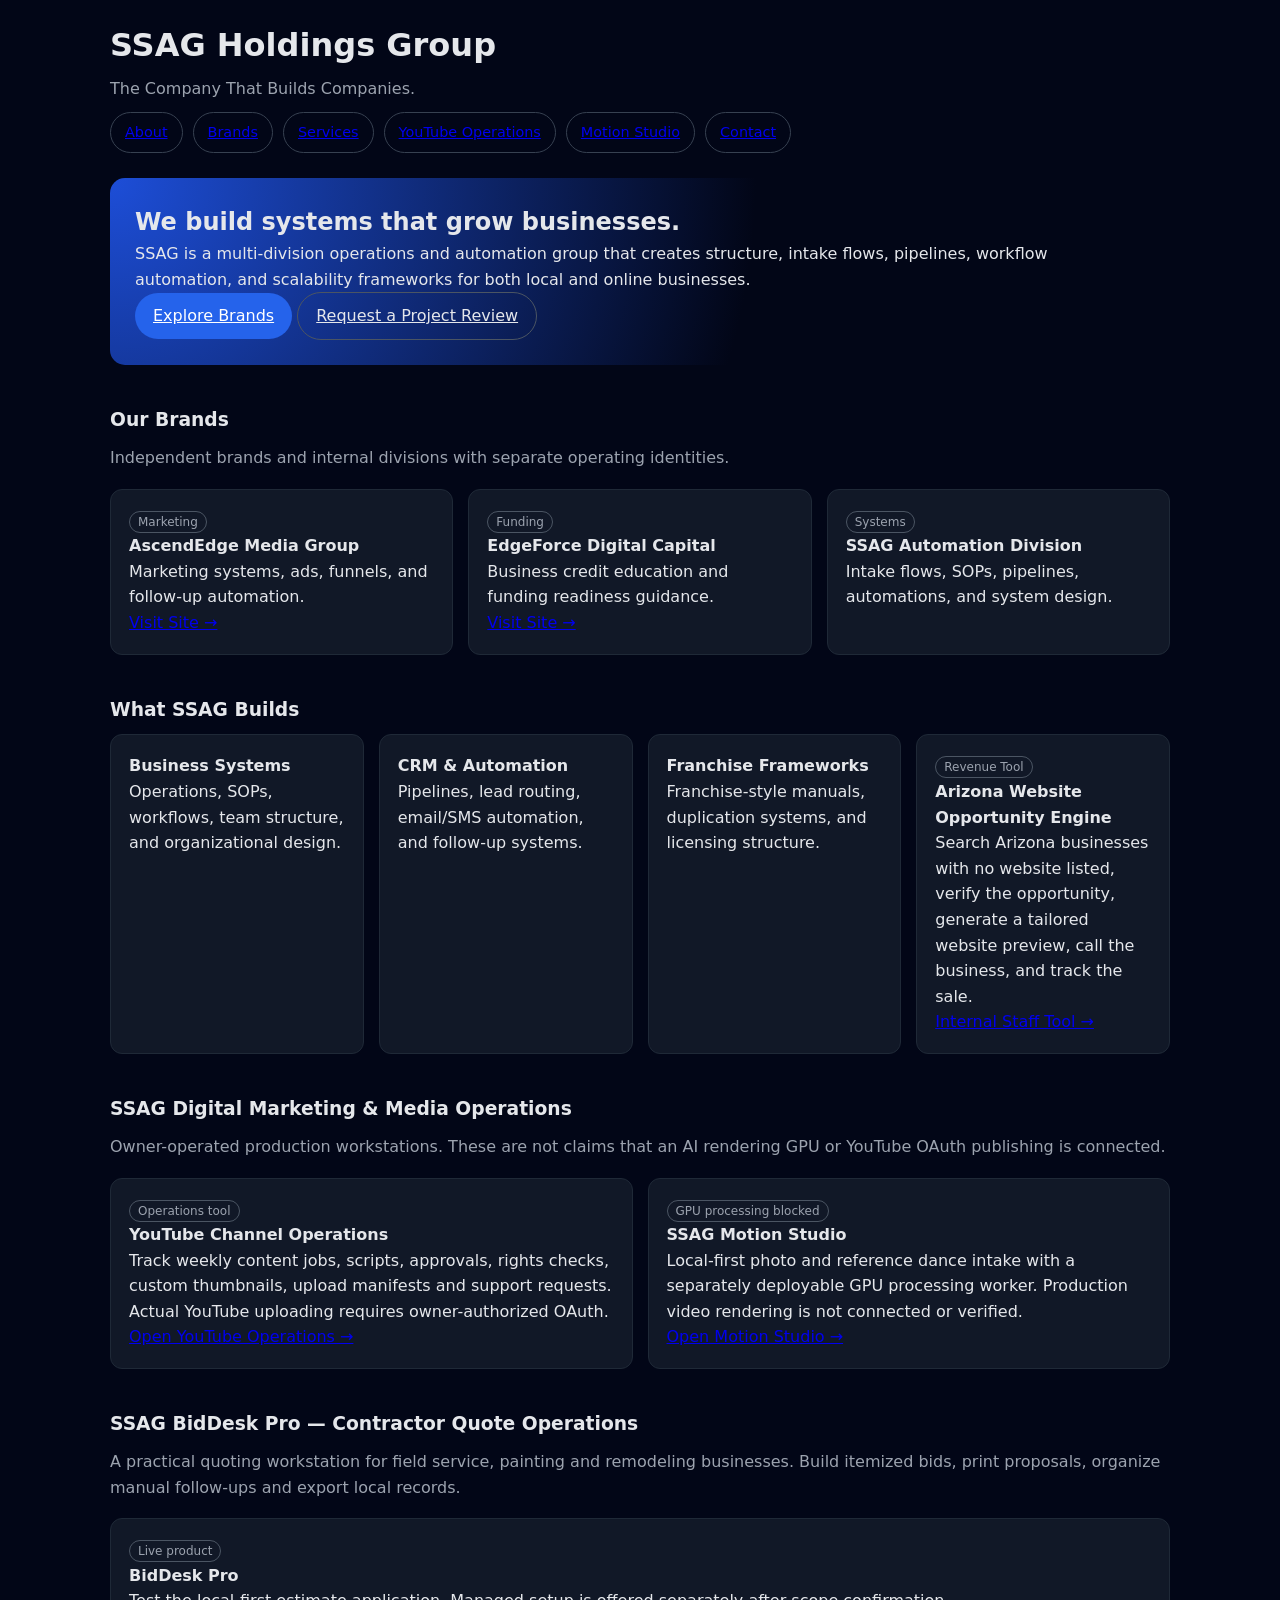
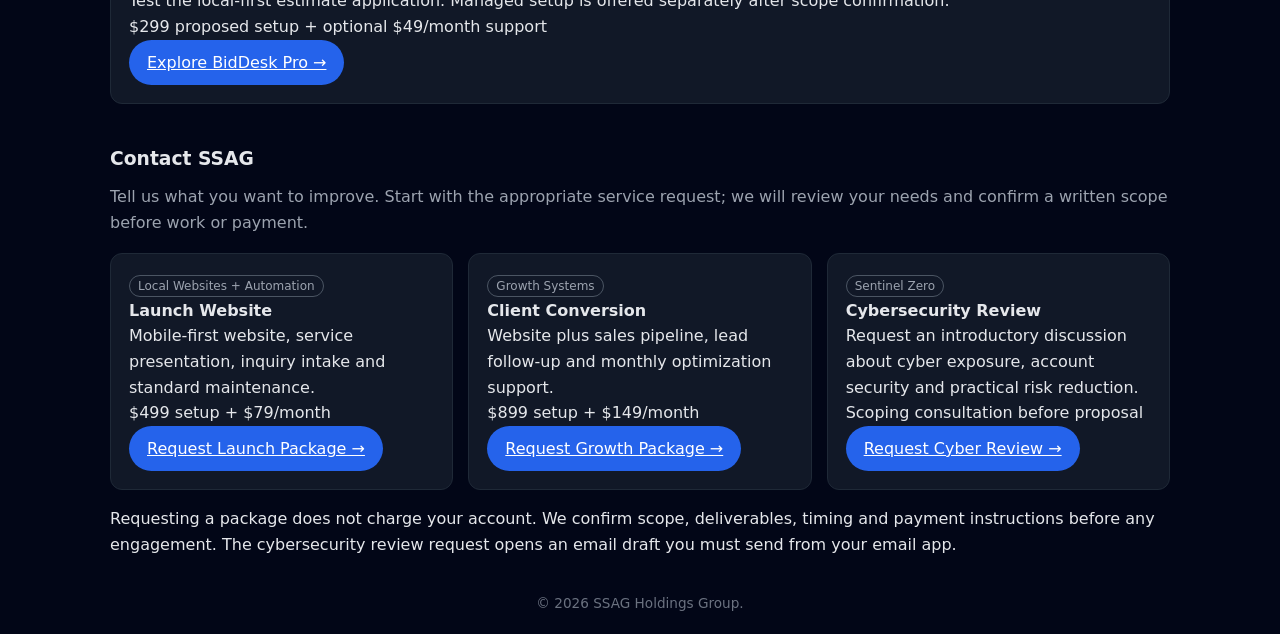
<file: index.html>
<!DOCTYPE html>
<html lang="en">
<head>
  <meta charset="UTF-8" />
  <title>SSAG Holdings Group – Business Systems & Automation Hub</title>
  <meta name="viewport" content="width=device-width, initial-scale=1">
  <meta name="description" content="SSAG Holdings Group builds systems, automation, and infrastructure for service-based and online businesses.">
  <link rel="stylesheet" href="style.css">
</head>
<body>
  <div class="container">
    <header>
      <h1>SSAG Holdings Group</h1>
      <p>The Company That Builds Companies.</p>

      <nav class="nav">
        <a href="#about">About</a>
        <a href="#brands">Brands</a>
        <a href="#services">Services</a>
        <a href="./youtube-operations/">YouTube Operations</a>
        <a href="./motion-studio/">Motion Studio</a>
        <a href="#contact">Contact</a>
      </nav>
    </header>

    <section class="hero" id="about">
      <h2>We build systems that grow businesses.</h2>
      <p>
        SSAG is a multi-division operations and automation group that creates
        structure, intake flows, pipelines, workflow automation, and scalability
        frameworks for both local and online businesses.
      </p>
      <div class="cta-row">
        <a class="btn-primary" href="#brands">Explore Brands</a>
        <a class="btn-outline" href="https://ssag-paypal-clientflow.vercel.app/#contact">Request a Project Review</a>
      </div>
    </section>

    <section id="brands" class="section">
      <h3>Our Brands</h3>
      <p class="lead">Independent brands and internal divisions with separate operating identities.</p>

      <div class="grid grid-3">
        <div class="card">
          <span class="badge">Marketing</span>
          <h4>AscendEdge Media Group</h4>
          <p>Marketing systems, ads, funnels, and follow-up automation.</p>
          <p class="price"><a href="https://cezarmorris2021.github.io/ascendedge-site/" target="_blank">Visit Site →</a></p>
        </div>

        <div class="card">
          <span class="badge">Funding</span>
          <h4>EdgeForce Digital Capital</h4>
          <p>Business credit education and funding readiness guidance.</p>
          <p class="price"><a href="https://cezarmorris2021.github.io/edgeforce-site/" target="_blank">Visit Site →</a></p>
        </div>

        <div class="card">
          <span class="badge">Systems</span>
          <h4>SSAG Automation Division</h4>
          <p>Intake flows, SOPs, pipelines, automations, and system design.</p>
        </div>
      </div>
    </section>

    <section id="services" class="section">
      <h3>What SSAG Builds</h3>

      <div class="grid grid-3">
        <div class="card">
          <h4>Business Systems</h4>
          <p>Operations, SOPs, workflows, team structure, and organizational design.</p>
        </div>
        <div class="card">
          <h4>CRM & Automation</h4>
          <p>Pipelines, lead routing, email/SMS automation, and follow-up systems.</p>
        </div>
        <div class="card">
          <h4>Franchise Frameworks</h4>
          <p>Franchise-style manuals, duplication systems, and licensing structure.</p>
        </div>
        <div class="card">
          <span class="badge">Revenue Tool</span>
          <h4>Arizona Website Opportunity Engine</h4>
          <p>Search Arizona businesses with no website listed, verify the opportunity, generate a tailored website preview, call the business, and track the sale.</p>
          <p class="price"><a href="./owner-master-dashboard/daily-operations/">Internal Staff Tool →</a></p>
        </div>
      </div>
    </section>

    <section class="section" id="media-ops">
      <h3>SSAG Digital Marketing &amp; Media Operations</h3>
      <p class="lead">Owner-operated production workstations. These are not claims that an AI rendering GPU or YouTube OAuth publishing is connected.</p>
      <div class="grid grid-3">
        <div class="card">
          <span class="badge">Operations tool</span>
          <h4>YouTube Channel Operations</h4>
          <p>Track weekly content jobs, scripts, approvals, rights checks, custom thumbnails, upload manifests and support requests. Actual YouTube uploading requires owner-authorized OAuth.</p>
          <p class="price"><a href="./youtube-operations/">Open YouTube Operations &rarr;</a></p>
        </div>
        <div class="card">
          <span class="badge">GPU processing blocked</span>
          <h4>SSAG Motion Studio</h4>
          <p>Local-first photo and reference dance intake with a separately deployable GPU processing worker. Production video rendering is not connected or verified.</p>
          <p class="price"><a href="./motion-studio/">Open Motion Studio &rarr;</a></p>
        </div>
      </div>
    </section>
    <section id="biddesk-pro" class="section">
      <h3>SSAG BidDesk Pro — Contractor Quote Operations</h3>
      <p class="lead">A practical quoting workstation for field service, painting and remodeling businesses. Build itemized bids, print proposals, organize manual follow-ups and export local records.</p>
      <div class="grid grid-3">
        <div class="card">
          <span class="badge">Live product</span>
          <h4>BidDesk Pro</h4>
          <p>Test the local-first estimate application. Managed setup is offered separately after scope confirmation.</p>
          <p class="price">$299 proposed setup + optional $49/month support</p>
          <a class="btn-primary" href="https://ssag-biddesk-pro.vercel.app/">Explore BidDesk Pro →</a>
        </div>
      </div>
    </section>
    <section id="contact" class="section">
      <h3>Contact SSAG</h3>
      <p class="lead">Tell us what you want to improve. Start with the appropriate service request; we will review your needs and confirm a written scope before work or payment.</p>

      <div class="grid grid-3">
        <div class="card">
          <span class="badge">Local Websites + Automation</span>
          <h4>Launch Website</h4>
          <p>Mobile-first website, service presentation, inquiry intake and standard maintenance.</p>
          <p class="price">$499 setup + $79/month</p>
          <a class="btn-primary" href="https://ssag-paypal-clientflow.vercel.app/#contact">Request Launch Package →</a>
        </div>
        <div class="card">
          <span class="badge">Growth Systems</span>
          <h4>Client Conversion</h4>
          <p>Website plus sales pipeline, lead follow-up and monthly optimization support.</p>
          <p class="price">$899 setup + $149/month</p>
          <a class="btn-primary" href="https://ssag-paypal-clientflow.vercel.app/#contact">Request Growth Package →</a>
        </div>
        <div class="card">
          <span class="badge">Sentinel Zero</span>
          <h4>Cybersecurity Review</h4>
          <p>Request an introductory discussion about cyber exposure, account security and practical risk reduction.</p>
          <p class="price">Scoping consultation before proposal</p>
          <a class="btn-primary" href="https://sentinel-zero-review-intake.vercel.app/">Request Cyber Review →</a>
        </div>
      </div>
      <p style="margin-top:16px">Requesting a package does not charge your account. We confirm scope, deliverables, timing and payment instructions before any engagement. The cybersecurity review request opens an email draft you must send from your email app.</p>

    </section>

    <footer class="footer">
      © <span id="year"></span> SSAG Holdings Group.
    </footer>
  </div>

  <script>
    document.getElementById("year").textContent = new Date().getFullYear();
  </script>
</body>
</html>
</file>
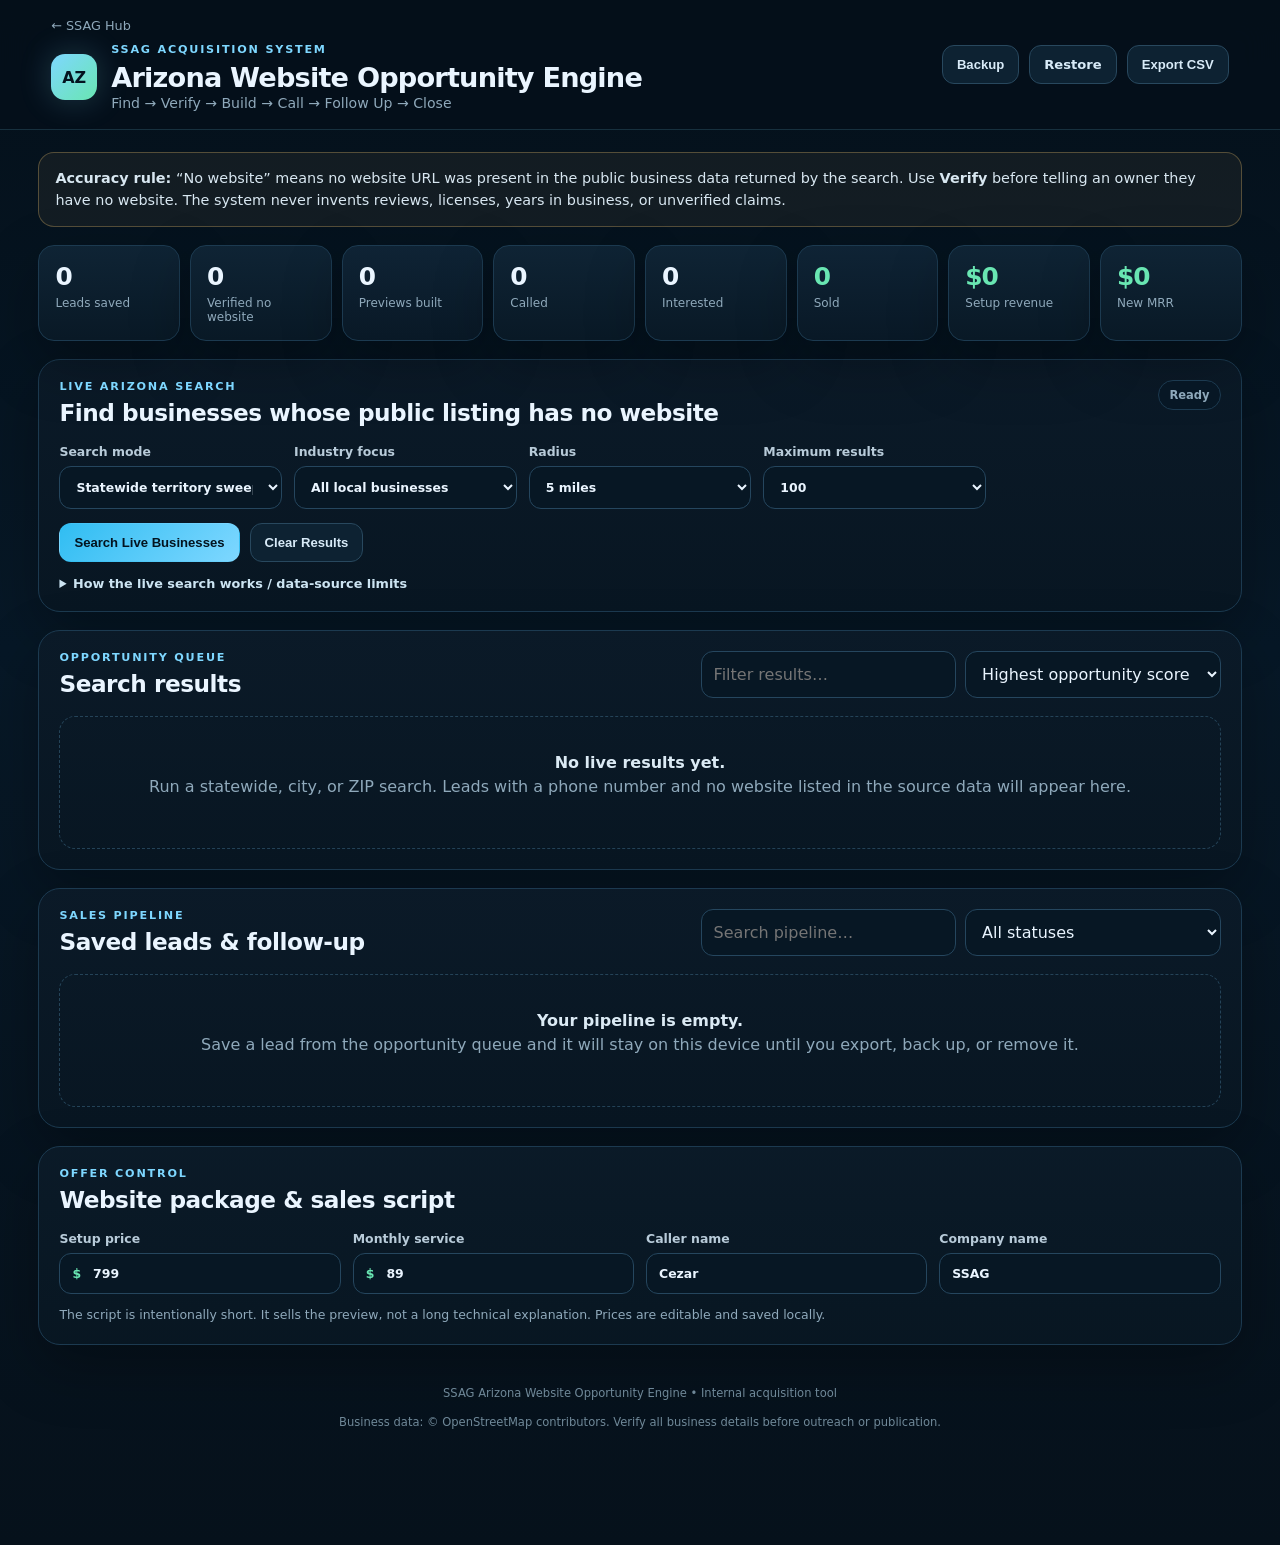
<file: arizona-website-opportunity-engine/index.html>
<!doctype html>
<html lang="en">
<head>
  <meta charset="utf-8" />
  <meta name="viewport" content="width=device-width,initial-scale=1,viewport-fit=cover" />
  <meta name="theme-color" content="#071521" />
  <meta name="description" content="SSAG Arizona Website Opportunity Engine: discover Arizona businesses whose public listing has no website, verify the opportunity, generate a tailored website preview, create a call script, and track the sale." />
  <title>Arizona Website Opportunity Engine | SSAG</title>
  <link rel="stylesheet" href="./styles.css" />
</head>
<body>
  <header class="topbar">
    <div class="brand-wrap">
      <a class="back-link" href="../" aria-label="Back to SSAG Hub">← SSAG Hub</a>
      <div class="brand-line">
        <div class="mark" aria-hidden="true">AZ</div>
        <div>
          <p class="eyebrow">SSAG ACQUISITION SYSTEM</p>
          <h1>Arizona Website Opportunity Engine</h1>
          <p class="subhead">Find → Verify → Build → Call → Follow Up → Close</p>
        </div>
      </div>
    </div>
    <div class="top-actions">
      <button id="backupBtn" class="btn secondary">Backup</button>
      <label class="btn secondary file-btn">Restore<input id="restoreInput" type="file" accept="application/json" hidden /></label>
      <button id="exportBtn" class="btn secondary">Export CSV</button>
    </div>
  </header>

  <main class="shell">
    <section class="notice warning">
      <strong>Accuracy rule:</strong> “No website” means no website URL was present in the public business data returned by the search. Use <b>Verify</b> before telling an owner they have no website. The system never invents reviews, licenses, years in business, or unverified claims.
    </section>

    <section class="metrics" aria-label="Pipeline metrics">
      <article><span id="metricLeads">0</span><small>Leads saved</small></article>
      <article><span id="metricVerified">0</span><small>Verified no website</small></article>
      <article><span id="metricPreviews">0</span><small>Previews built</small></article>
      <article><span id="metricCalled">0</span><small>Called</small></article>
      <article><span id="metricInterested">0</span><small>Interested</small></article>
      <article class="money"><span id="metricSold">0</span><small>Sold</small></article>
      <article class="money"><span id="metricRevenue">$0</span><small>Setup revenue</small></article>
      <article class="money"><span id="metricMrr">$0</span><small>New MRR</small></article>
    </section>

    <section class="panel search-panel">
      <div class="panel-head">
        <div>
          <p class="eyebrow">LIVE ARIZONA SEARCH</p>
          <h2>Find businesses whose public listing has no website</h2>
        </div>
        <span id="searchState" class="status-pill idle">Ready</span>
      </div>

      <div class="search-grid">
        <label>Search mode
          <select id="searchMode">
            <option value="statewide">Statewide territory sweep</option>
            <option value="city">City / town</option>
            <option value="zip">ZIP code</option>
          </select>
        </label>
        <label id="locationLabel" class="hidden">City / ZIP
          <input id="locationInput" type="text" inputmode="search" placeholder="Tucson or 85701" autocomplete="postal-code" />
        </label>
        <label>Industry focus
          <select id="industryFilter">
            <option value="all">All local businesses</option>
            <option value="home">Home services / contractors</option>
            <option value="beauty">Beauty / barber / salon</option>
            <option value="auto">Automotive</option>
            <option value="food">Food / restaurant</option>
            <option value="health">Health / wellness</option>
            <option value="professional">Professional services</option>
            <option value="retail">Retail</option>
          </select>
        </label>
        <label>Radius
          <select id="radiusSelect">
            <option value="4000">2.5 miles</option>
            <option value="8000" selected>5 miles</option>
            <option value="16000">10 miles</option>
            <option value="24000">15 miles</option>
          </select>
        </label>
        <label>Maximum results
          <select id="maxResults">
            <option value="50">50</option>
            <option value="100" selected>100</option>
            <option value="200">200</option>
            <option value="400">400</option>
          </select>
        </label>
      </div>

      <div class="search-actions">
        <button id="searchBtn" class="btn primary">Search Live Businesses</button>
        <button id="stopBtn" class="btn danger hidden">Stop Search</button>
        <button id="clearResultsBtn" class="btn secondary">Clear Results</button>
      </div>

      <div id="progressWrap" class="progress-wrap hidden">
        <div class="progress-track"><div id="progressBar" class="progress-bar"></div></div>
        <div class="progress-copy"><span id="progressText">Starting…</span><span id="progressCount"></span></div>
      </div>

      <details class="data-note">
        <summary>How the live search works / data-source limits</summary>
        <p>This tool uses public OpenStreetMap business data through Overpass, then filters for named business records with a phone number and no listed website field. Statewide mode sweeps major Arizona markets in batches so it remains usable on a phone. Rural or missing listings can be searched by city or ZIP. OpenStreetMap data can be incomplete, so every lead remains a prospect until verified.</p>
        <p>City/ZIP lookup uses the public Nominatim geocoder only after you request a lookup, caches results on this device for 30 days, and does not use it for the statewide sweep. The public Nominatim service requires light use (maximum one request per second) and attribution. For high-volume production use, SSAG should move geocoding/business discovery to a commercial or self-hosted data source. <a href="https://operations.osmfoundation.org/policies/nominatim/" target="_blank" rel="noopener">Nominatim usage policy</a>.</p>
      </details>
    </section>

    <section class="panel">
      <div class="panel-head filters-head">
        <div>
          <p class="eyebrow">OPPORTUNITY QUEUE</p>
          <h2>Search results</h2>
        </div>
        <div class="result-tools">
          <input id="resultSearch" type="search" placeholder="Filter results…" />
          <select id="resultSort" aria-label="Sort results">
            <option value="score">Highest opportunity score</option>
            <option value="name">Business name</option>
            <option value="city">City</option>
          </select>
        </div>
      </div>
      <div id="resultsEmpty" class="empty-state">
        <strong>No live results yet.</strong>
        <p>Run a statewide, city, or ZIP search. Leads with a phone number and no website listed in the source data will appear here.</p>
      </div>
      <div id="resultsList" class="lead-grid"></div>
    </section>

    <section class="panel">
      <div class="panel-head filters-head">
        <div>
          <p class="eyebrow">SALES PIPELINE</p>
          <h2>Saved leads & follow-up</h2>
        </div>
        <div class="result-tools">
          <input id="pipelineSearch" type="search" placeholder="Search pipeline…" />
          <select id="pipelineStatusFilter" aria-label="Filter pipeline status">
            <option value="all">All statuses</option>
            <option value="New">New</option>
            <option value="Verify">Needs verification</option>
            <option value="Verified No Website">Verified no website</option>
            <option value="Preview Ready">Preview ready</option>
            <option value="Called">Called</option>
            <option value="Interested">Interested</option>
            <option value="Follow Up">Follow up</option>
            <option value="Sold">Sold</option>
            <option value="Not Fit">Not fit</option>
          </select>
        </div>
      </div>
      <div id="pipelineEmpty" class="empty-state">
        <strong>Your pipeline is empty.</strong>
        <p>Save a lead from the opportunity queue and it will stay on this device until you export, back up, or remove it.</p>
      </div>
      <div id="pipelineList" class="pipeline-list"></div>
    </section>

    <section class="panel settings-panel">
      <div class="panel-head">
        <div>
          <p class="eyebrow">OFFER CONTROL</p>
          <h2>Website package & sales script</h2>
        </div>
      </div>
      <div class="settings-grid">
        <label>Setup price
          <div class="money-input"><span>$</span><input id="setupPrice" type="number" min="0" step="50" value="799" /></div>
        </label>
        <label>Monthly service
          <div class="money-input"><span>$</span><input id="monthlyPrice" type="number" min="0" step="10" value="89" /></div>
        </label>
        <label>Caller name
          <input id="callerName" type="text" value="Cezar" />
        </label>
        <label>Company name
          <input id="sellerCompany" type="text" value="SSAG" />
        </label>
      </div>
      <p class="muted">The script is intentionally short. It sells the preview, not a long technical explanation. Prices are editable and saved locally.</p>
    </section>

    <footer class="footer">
      <p>SSAG Arizona Website Opportunity Engine • Internal acquisition tool</p>
      <p>Business data: © OpenStreetMap contributors. Verify all business details before outreach or publication.</p>
    </footer>
  </main>

  <dialog id="leadDialog" class="modal">
    <form method="dialog" class="modal-shell">
      <button class="modal-close" value="cancel" aria-label="Close">×</button>
      <div id="leadDialogBody"></div>
    </form>
  </dialog>

  <dialog id="previewDialog" class="modal preview-modal">
    <div class="modal-shell preview-shell">
      <div class="preview-toolbar">
        <div>
          <p class="eyebrow">CLIENT PREVIEW</p>
          <strong id="previewTitle">Website preview</strong>
        </div>
        <div class="toolbar-actions">
          <button id="downloadPreviewBtn" class="btn primary" type="button">Download Site HTML</button>
          <button id="copyPreviewLinkBtn" class="btn secondary" type="button">Copy Preview Link</button>
          <button id="closePreviewBtn" class="btn secondary" type="button">Close</button>
        </div>
      </div>
      <iframe id="previewFrame" title="Generated website preview"></iframe>
    </div>
  </dialog>

  <div id="toast" class="toast" role="status" aria-live="polite"></div>

  <script src="./app.js" defer></script>
</body>
</html>
</file>
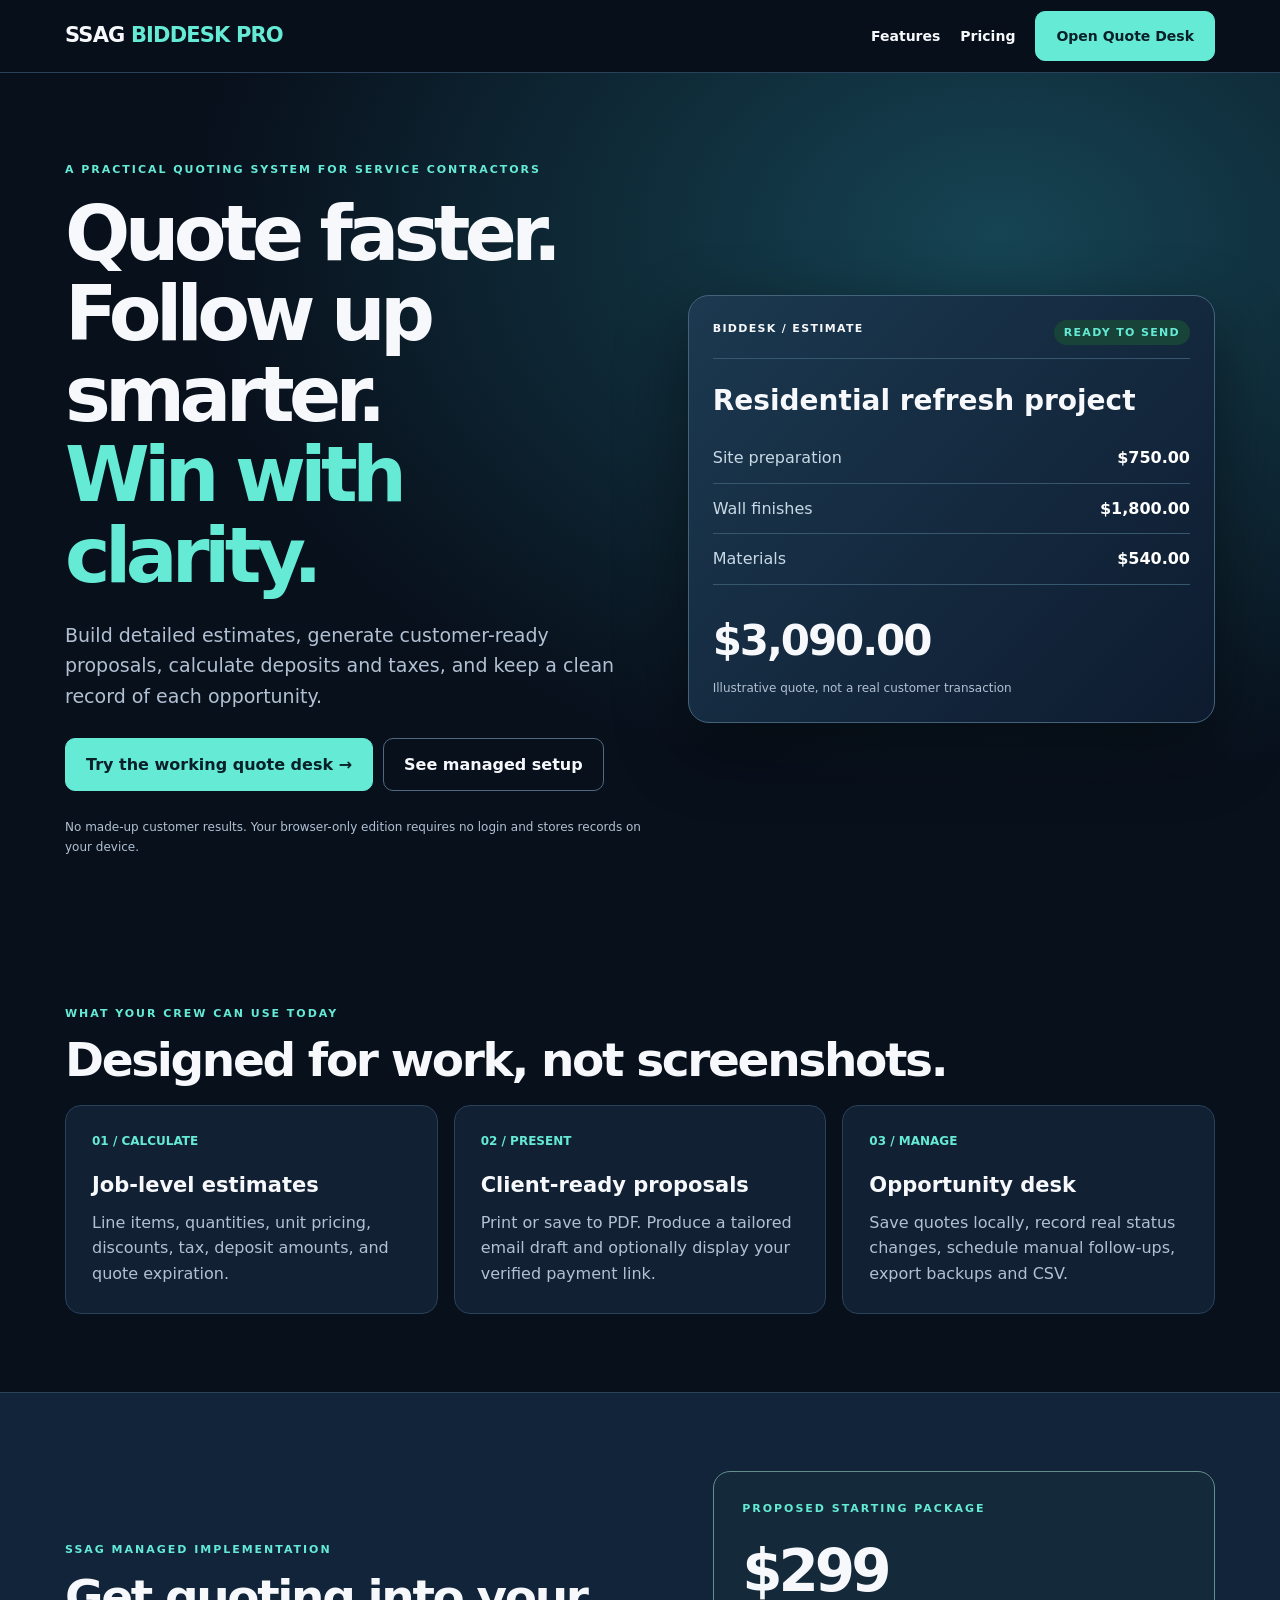
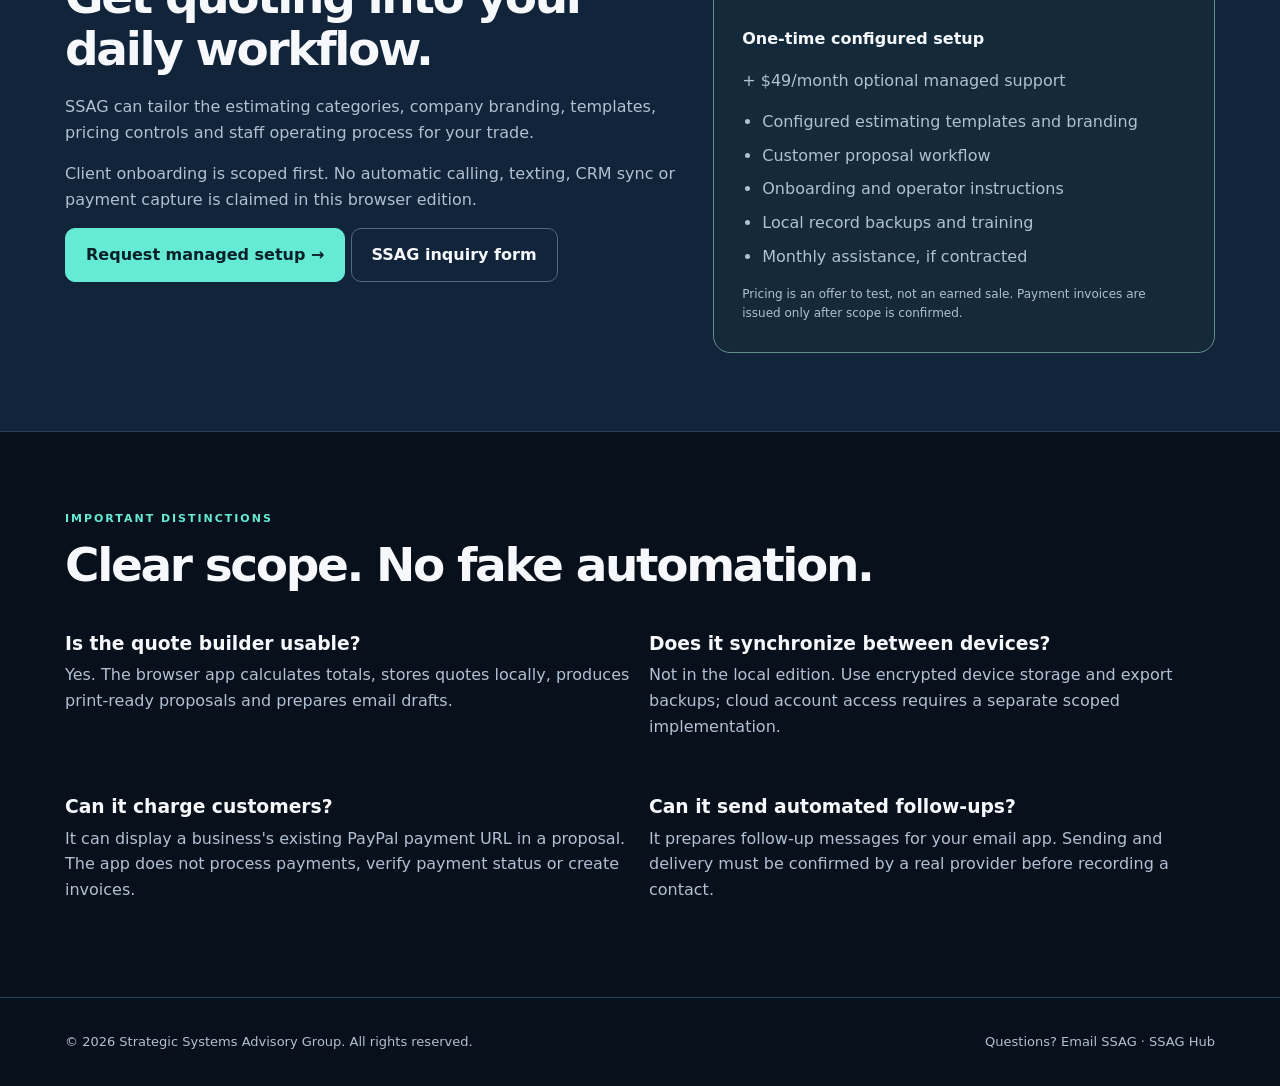
<file: biddesk-pro/index.html>
<!doctype html>
<html lang="en"><head><meta charset="utf-8"><meta name="viewport" content="width=device-width, initial-scale=1"><meta name="description" content="BidDesk Pro helps contractors turn field notes into professional estimates, track quotes, and prepare follow-up messages."><title>BidDesk Pro | SSAG</title>
<style>
:root{--bg:#08101c;--panel:#122033;--line:#294159;--text:#f6f8fb;--muted:#b1c0d2;--mint:#65ead6;--gold:#e5c38b}
*{box-sizing:border-box}html{scroll-behavior:smooth}body{margin:0;background:var(--bg);color:var(--text);font:16px/1.6 system-ui,-apple-system,Segoe UI,sans-serif}a{color:inherit;text-decoration:none}button{font:inherit;cursor:pointer}.wrap{width:min(1150px,calc(100% - 36px));margin:auto}.top{position:sticky;top:0;z-index:9;background:#08101cf4;border-bottom:1px solid var(--line);backdrop-filter:blur(12px)}.top .wrap{height:72px;display:flex;align-items:center;justify-content:space-between;gap:20px}.brand{font-size:21px;font-weight:900;letter-spacing:-.04em}.brand i{font-style:normal;color:var(--mint)}.top nav{display:flex;align-items:center;gap:20px;font-size:14px;font-weight:750}.btn{display:inline-flex;align-items:center;justify-content:center;border:1px solid #506981;padding:13px 20px;border-radius:10px;background:transparent;color:var(--text);font-weight:800;min-height:48px}.btn.primary{background:var(--mint);color:#092028;border-color:var(--mint)}.btn:hover{filter:brightness(1.14)}.hero{padding:88px 0 70px;background:radial-gradient(ellipse at 78% 19%,#164453 0,transparent 57%),var(--bg)}.split{display:grid;grid-template-columns:1.05fr .95fr;align-items:center;gap:40px}.eyebrow{color:var(--mint);letter-spacing:.18em;font-size:11px;font-weight:900;text-transform:uppercase}.hero h1{font-size:clamp(46px,6vw,78px);line-height:1.05;letter-spacing:-.073em;margin:15px 0 23px}.hero h1 em{font-style:normal;color:var(--mint)}.hero p{font-size:19px;color:var(--muted);max-width:580px}.cta{display:flex;gap:10px;flex-wrap:wrap;margin:27px 0}.micro{font-size:12px;color:var(--muted)}.visual{background:linear-gradient(135deg,#1b3950,#0e1b2f);border:1px solid #44637a;border-radius:21px;padding:24px;box-shadow:0 24px 70px #0007}.visual .head{display:flex;justify-content:space-between;border-bottom:1px solid #36576e;padding-bottom:13px}.visual .head span{font-weight:850;letter-spacing:.12em;font-size:11px}.tag{font-size:11px;background:#174338;border-radius:30px;padding:4px 10px;color:var(--mint);font-weight:800}.visual h2{font-size:28px;line-height:1.2;margin:25px 0 15px}.visual .line{display:flex;justify-content:space-between;gap:10px;padding:12px 0;border-bottom:1px solid #36576e;color:#c8d9e5}.visual strong{color:white}.total{font-size:42px;letter-spacing:-.05em;margin:22px 0 5px;font-weight:900}.h{font-size:clamp(30px,4vw,47px);letter-spacing:-.05em;line-height:1.12;margin:12px 0 18px}.section{padding:78px 0}.section p{color:var(--muted)}.features{display:grid;grid-template-columns:repeat(3,1fr);gap:16px}.card{padding:26px;background:var(--panel);border:1px solid var(--line);border-radius:16px}.card .number{font-size:12px;color:var(--mint);font-weight:900}.card h3{font-size:21px;margin:18px 0 7px}.card p{margin:0}.band{background:#11243a;border-block:1px solid var(--line)}.price{font-size:58px;font-weight:900;letter-spacing:-.07em;margin:8px 0}.offer{display:grid;grid-template-columns:1.1fr .9fr;gap:35px;align-items:center}.offer-card{border:1px solid #648e8b;background:#14293a;padding:28px;border-radius:17px}.offer-card ul{padding-left:20px;color:var(--muted)}.offer-card li{margin:8px 0}.faq{display:grid;grid-template-columns:1fr 1fr;gap:18px}.faq h3{margin-bottom:4px}.faq p{margin-top:0}footer{border-top:1px solid var(--line);padding:34px 0;color:var(--muted);font-size:13px}.foot{display:flex;justify-content:space-between;flex-wrap:wrap;gap:14px}
@media(max-width:800px){.split,.offer{grid-template-columns:1fr}.features{grid-template-columns:1fr}.visual{max-width:540px}.hero{padding:60px 0}.faq{grid-template-columns:1fr}.top nav a:not(.btn){display:none}}@media(max-width:540px){.hero h1{font-size:46px}.cta .btn{width:100%}.top .brand{font-size:18px}.top nav .btn{font-size:12px;padding:9px 12px;min-height:40px}}
</style></head><body>
<header class="top"><div class="wrap"><a class="brand" href="./">SSAG <i>BIDDESK PRO</i></a><nav><a href="#features">Features</a><a href="#pricing">Pricing</a><a href="./app.html" class="btn primary">Open Quote Desk</a></nav></div></header>
<main><section class="hero"><div class="wrap split"><div><div class="eyebrow">A practical quoting system for service contractors</div><h1>Quote faster.<br>Follow up smarter.<br><em>Win with clarity.</em></h1><p>Build detailed estimates, generate customer-ready proposals, calculate deposits and taxes, and keep a clean record of each opportunity.</p><div class="cta"><a href="./app.html" class="btn primary">Try the working quote desk →</a><a href="#pricing" class="btn">See managed setup</a></div><div class="micro">No made-up customer results. Your browser-only edition requires no login and stores records on your device.</div></div><div class="visual"><div class="head"><span>BIDDESK / ESTIMATE</span><span class="tag">READY TO SEND</span></div><h2>Residential refresh project</h2><div class="line"><span>Site preparation</span><strong>$750.00</strong></div><div class="line"><span>Wall finishes</span><strong>$1,800.00</strong></div><div class="line"><span>Materials</span><strong>$540.00</strong></div><div class="total">$3,090.00</div><div class="micro">Illustrative quote, not a real customer transaction</div></div></div></section>
<section id="features" class="section"><div class="wrap"><div class="eyebrow">What your crew can use today</div><h2 class="h">Designed for work, not screenshots.</h2><div class="features"><div class="card"><div class="number">01 / CALCULATE</div><h3>Job-level estimates</h3><p>Line items, quantities, unit pricing, discounts, tax, deposit amounts, and quote expiration.</p></div><div class="card"><div class="number">02 / PRESENT</div><h3>Client-ready proposals</h3><p>Print or save to PDF. Produce a tailored email draft and optionally display your verified payment link.</p></div><div class="card"><div class="number">03 / MANAGE</div><h3>Opportunity desk</h3><p>Save quotes locally, record real status changes, schedule manual follow-ups, export backups and CSV.</p></div></div></div></section>
<section class="section band" id="pricing"><div class="wrap offer"><div><div class="eyebrow">SSAG managed implementation</div><h2 class="h">Get quoting into your daily workflow.</h2><p>SSAG can tailor the estimating categories, company branding, templates, pricing controls and staff operating process for your trade.</p><p>Client onboarding is scoped first. No automatic calling, texting, CRM sync or payment capture is claimed in this browser edition.</p><a class="btn primary" href="mailto:cezarmorris2021@gmail.com?subject=BidDesk%20Pro%20%7C%20Managed%20Installation&body=Hello%20SSAG%2C%20I%27m%20interested%20in%20BidDesk%20Pro%20for%20my%20company.%20Please%20send%20the%20scoping%20questions.">Request managed setup →</a> <a class="btn" href="https://ssag-paypal-clientflow.vercel.app/#contact" target="_blank" rel="noopener noreferrer">SSAG inquiry form</a></div><div class="offer-card"><div class="eyebrow">Proposed starting package</div><div class="price">$299</div><b>One-time configured setup</b><p>+ $49/month optional managed support</p><ul><li>Configured estimating templates and branding</li><li>Customer proposal workflow</li><li>Onboarding and operator instructions</li><li>Local record backups and training</li><li>Monthly assistance, if contracted</li></ul><div class="micro">Pricing is an offer to test, not an earned sale. Payment invoices are issued only after scope is confirmed.</div></div></div></section>
<section class="section"><div class="wrap"><div class="eyebrow">Important distinctions</div><h2 class="h">Clear scope. No fake automation.</h2><div class="faq"><div><h3>Is the quote builder usable?</h3><p>Yes. The browser app calculates totals, stores quotes locally, produces print-ready proposals and prepares email drafts.</p></div><div><h3>Does it synchronize between devices?</h3><p>Not in the local edition. Use encrypted device storage and export backups; cloud account access requires a separate scoped implementation.</p></div><div><h3>Can it charge customers?</h3><p>It can display a business's existing PayPal payment URL in a proposal. The app does not process payments, verify payment status or create invoices.</p></div><div><h3>Can it send automated follow-ups?</h3><p>It prepares follow-up messages for your email app. Sending and delivery must be confirmed by a real provider before recording a contact.</p></div></div></div></section></main>
<footer><div class="wrap foot"><span>© <span id="year"></span> Strategic Systems Advisory Group. All rights reserved.</span><span>Questions? <a href="mailto:cezarmorris2021@gmail.com?subject=BidDesk%20Pro%20Question">Email SSAG</a> · <a href="../">SSAG Hub</a></span></div></footer><script>document.getElementById('year').textContent=new Date().getFullYear()</script></body></html>
</file>
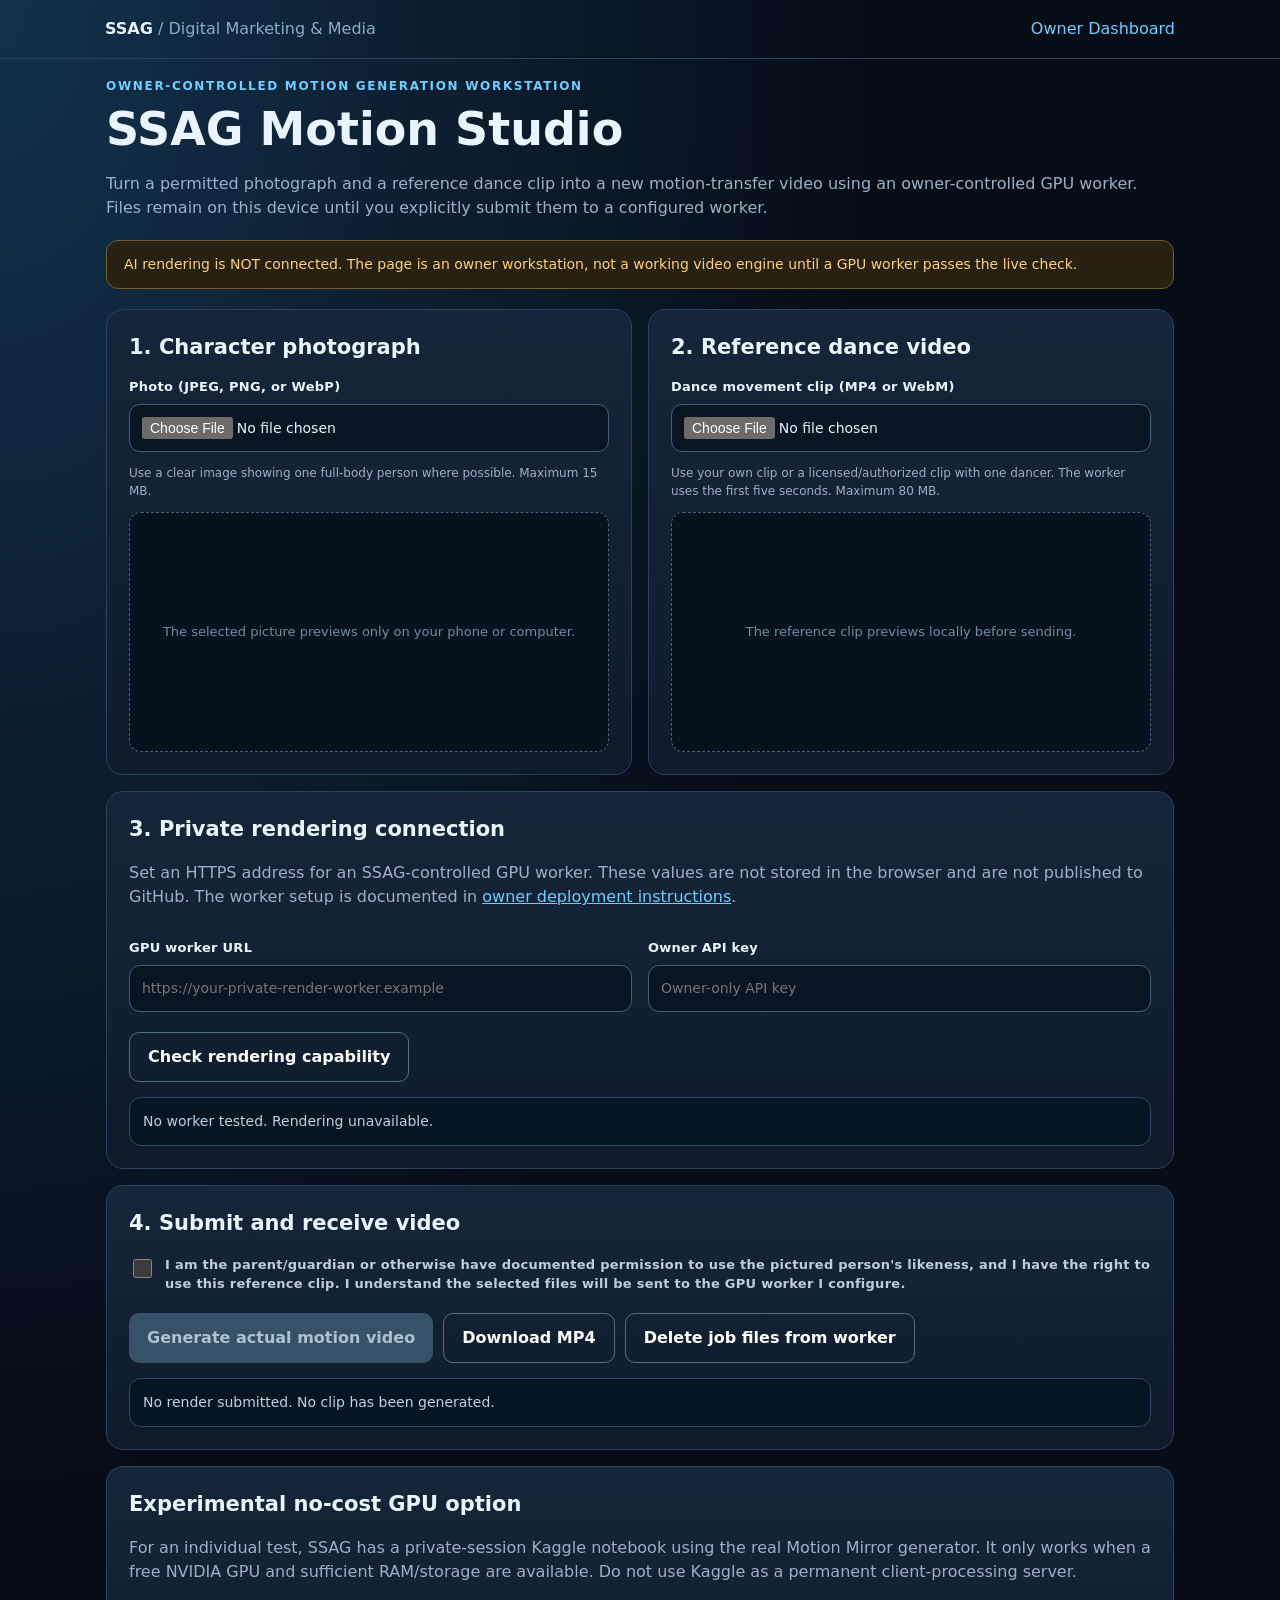
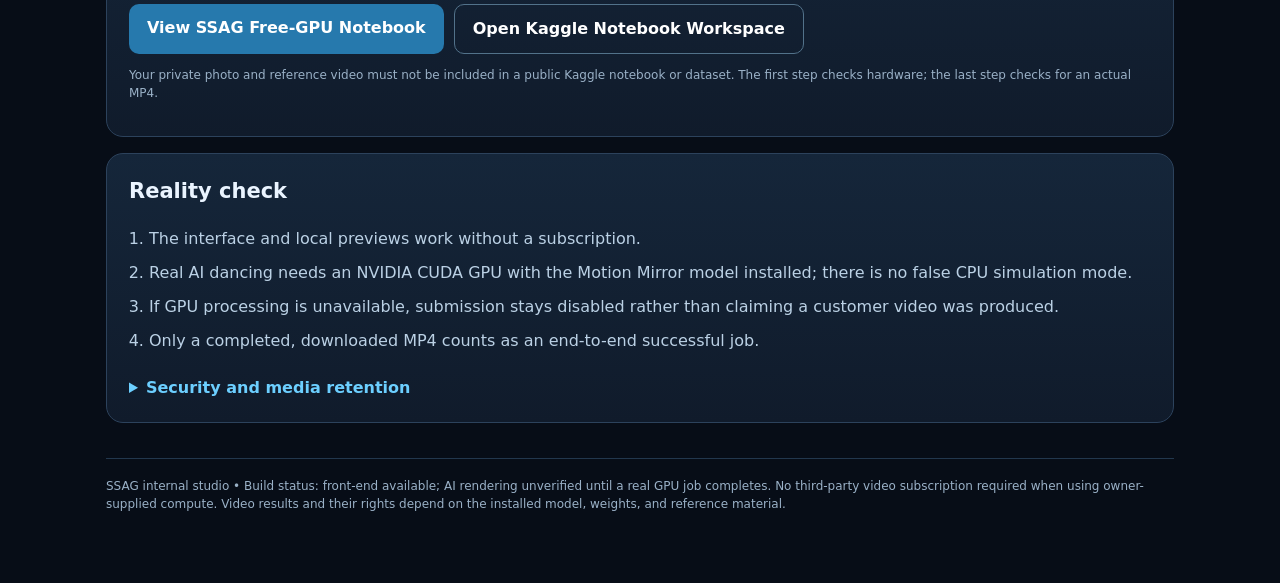
<file: motion-studio/index.html>
<!doctype html>
<html lang="en"><head><meta charset="utf-8"><meta name="viewport" content="width=device-width,initial-scale=1">
<meta name="robots" content="noindex,nofollow,noarchive"><title>SSAG Motion Studio | Owner Workstation</title>
<style>
:root{color-scheme:dark;--bg:#070d17;--panel:#111d30;--line:#2c425c;--ink:#eaf4ff;--mute:#9ab1c7;--blue:#6ccfff;--good:#5ee4af;--warn:#ffd07a;--bad:#ff9789}*{box-sizing:border-box}body{margin:0;background:radial-gradient(ellipse at 0% 0%,#12314b,transparent 48%),var(--bg);color:var(--ink);font:16px/1.5 system-ui,-apple-system,Segoe UI,sans-serif}main{max-width:1100px;margin:auto;padding:18px 16px 70px}header{border-bottom:1px solid var(--line);padding:17px max(16px,calc((100vw - 1070px)/2));display:flex;align-items:center;justify-content:space-between;gap:10px;flex-wrap:wrap}header a{color:var(--blue);text-decoration:none}h1{font-size:clamp(29px,5vw,46px);margin:8px 0 8px;line-height:1.15}h2{margin:0 0 14px;font-size:21px}p{color:var(--mute)}.eyebrow{color:var(--blue);font-size:12px;letter-spacing:.14em;font-weight:800;text-transform:uppercase}.grid{display:grid;grid-template-columns:repeat(2,minmax(0,1fr));gap:16px}.card{background:linear-gradient(180deg,#15263a,#101b2b);border:1px solid var(--line);border-radius:17px;padding:22px;min-width:0}.wide{grid-column:1/-1}.banner{padding:13px 17px;border-radius:12px;border:1px solid var(--line);margin:20px 0;font-size:14px}.banner.warn{border-color:#745d2d;background:#272113;color:var(--warn)}.banner.ok{border-color:#23624e;background:#0c2b26;color:var(--good)}.banner.bad{border-color:#6b3739;background:#2b161c;color:var(--bad)}label{display:block;font-size:13px;font-weight:800;letter-spacing:.02em;margin:13px 0 7px}input[type=url],input[type=password],input[type=file]{display:block;width:100%;color:var(--ink);background:#091622;border:1px solid #41607a;border-radius:11px;padding:12px;min-height:47px;font:inherit;font-size:14px}input[type=file]{cursor:pointer}input:focus-visible,button:focus-visible{outline:3px solid var(--blue);outline-offset:2px}button,.btn{display:inline-block;border:0;border-radius:10px;padding:12px 18px;background:#2679ad;color:white;font:inherit;font-weight:800;cursor:pointer;text-decoration:none}button:disabled{background:#375166;color:#adc1cf;cursor:not-allowed}.outline{background:transparent;border:1px solid #52728a}small,.small{font-size:12px;color:var(--mute)}.preview{display:flex;justify-content:center;align-items:center;background:#08121d;border:1px dashed #466178;border-radius:12px;height:240px;overflow:hidden}.preview img,.preview video{height:100%;width:100%;object-fit:contain}.placeholder{color:#728ba4;font-size:13px;text-align:center;padding:15px}.check{display:flex;align-items:flex-start;gap:10px;margin-top:17px;line-height:1.4}.check input{width:19px;height:19px;flex:none}.check span{font-size:13px;color:#bdcee0}.actions{display:flex;gap:10px;flex-wrap:wrap;margin-top:20px}.status{margin-top:15px;white-space:pre-wrap;font-size:14px;color:#bcd1e4;background:#071522;padding:13px;border:1px solid #2e4965;border-radius:12px;min-height:45px}.steps{margin:0;padding-left:20px;color:#bbd1e5}.steps li{padding:5px 0}a{color:var(--blue)}details{margin-top:18px}summary{cursor:pointer;color:var(--blue);font-weight:700}footer{margin-top:35px;border-top:1px solid #22374d;padding-top:18px;color:var(--mute);font-size:12px}@media(max-width:720px){.grid{grid-template-columns:1fr}.card{padding:17px}.preview{height:210px}}
</style></head>
<body><header><div><strong>SSAG</strong> <span style="color:#8cacc5">/ Digital Marketing & Media</span></div><a href="../owner-master-dashboard/">Owner Dashboard</a></header>
<main><div class="eyebrow">Owner-controlled motion generation workstation</div>
<h1>SSAG Motion Studio</h1><p>Turn a permitted photograph and a reference dance clip into a new motion-transfer video using an owner-controlled GPU worker. Files remain on this device until you explicitly submit them to a configured worker.</p>
<div id="healthBanner" class="banner warn" role="status">AI rendering is NOT connected. The page is an owner workstation, not a working video engine until a GPU worker passes the live check.</div>
<div class="grid"><section class="card"><h2>1. Character photograph</h2><label for="photo">Photo (JPEG, PNG, or WebP)</label><input id="photo" type="file" accept="image/jpeg,image/png,image/webp" aria-describedby="photoHelp"><p class="small" id="photoHelp">Use a clear image showing one full-body person where possible. Maximum 15 MB.</p><div class="preview" id="photoPreview"><span class="placeholder">The selected picture previews only on your phone or computer.</span></div></section>
<section class="card"><h2>2. Reference dance video</h2><label for="dance">Dance movement clip (MP4 or WebM)</label><input id="dance" type="file" accept="video/mp4,video/webm" aria-describedby="danceHelp"><p class="small" id="danceHelp">Use your own clip or a licensed/authorized clip with one dancer. The worker uses the first five seconds. Maximum 80 MB.</p><div class="preview" id="dancePreview"><span class="placeholder">The reference clip previews locally before sending.</span></div></section>
<section class="card wide"><h2>3. Private rendering connection</h2><p>Set an HTTPS address for an SSAG-controlled GPU worker. These values are not stored in the browser and are not published to GitHub. The worker setup is documented in <a href="https://github.com/cezarmorris2021/ssag-hub-site/tree/main/motion-studio/worker" target="_blank" rel="noreferrer">owner deployment instructions</a>.</p><div class="grid"><div><label for="worker">GPU worker URL</label><input type="url" id="worker" placeholder="https://your-private-render-worker.example" autocomplete="off" spellcheck="false"></div><div><label for="secret">Owner API key</label><input type="password" id="secret" placeholder="Owner-only API key" autocomplete="off"></div></div>
<div class="actions"><button id="check" type="button" class="outline">Check rendering capability</button></div><div id="engineStatus" class="status" role="status">No worker tested. Rendering unavailable.</div></section>
<section class="card wide"><h2>4. Submit and receive video</h2><label class="check"><input type="checkbox" id="consent"><span>I am the parent/guardian or otherwise have documented permission to use the pictured person's likeness, and I have the right to use this reference clip. I understand the selected files will be sent to the GPU worker I configure.</span></label>
<div class="actions"><button id="generate" disabled>Generate actual motion video</button><button id="download" type="button" class="outline" hidden>Download MP4</button><button id="erase" type="button" class="outline" hidden>Delete job files from worker</button></div><div id="jobStatus" class="status" role="status">No render submitted. No clip has been generated.</div></section>
<section class="card wide"><h2>Experimental no-cost GPU option</h2>
<p>For an individual test, SSAG has a private-session Kaggle notebook using the real Motion Mirror generator. It only works when a free NVIDIA GPU and sufficient RAM/storage are available. Do not use Kaggle as a permanent client-processing server.</p>
<div class="actions"><a class="btn" href="https://github.com/cezarmorris2021/ssag-hub-site/blob/main/motion-studio/free-gpu-notebook.ipynb">View SSAG Free-GPU Notebook</a><a class="btn outline" href="https://www.kaggle.com/code" target="_blank" rel="noreferrer">Open Kaggle Notebook Workspace</a></div>
<p class="small">Your private photo and reference video must not be included in a public Kaggle notebook or dataset. The first step checks hardware; the last step checks for an actual MP4.</p>
</section>
<section class="card wide"><h2>Reality check</h2><ol class="steps"><li>The interface and local previews work without a subscription.</li><li>Real AI dancing needs an NVIDIA CUDA GPU with the Motion Mirror model installed; there is no false CPU simulation mode.</li><li>If GPU processing is unavailable, submission stays disabled rather than claiming a customer video was produced.</li><li>Only a completed, downloaded MP4 counts as an end-to-end successful job.</li></ol><details><summary>Security and media retention</summary><p>Photo, video and API key remain local until Generate is pressed. The configurable worker requires a secret and a TLS connection for remote use. The supplied worker implementation stores private job files, expires them after 24 hours, and supports immediate manual deletion. No child or customer media is embedded in the website source.</p></details></section>
</div><footer>SSAG internal studio • Build status: front-end available; AI rendering unverified until a real GPU job completes. No third-party video subscription required when using owner-supplied compute. Video results and their rights depend on the installed model, weights, and reference material.</footer>
</main><script>
'use strict';
const $=id=>document.getElementById(id);let photoUrl=null,danceUrl=null,ready=false,jobId=null,poll=null,downloadUrl=null;
const show=(id,text)=>$(id).textContent=text;
function selected(){return $('photo').files[0]&&$('dance').files[0]&&$('consent').checked&&ready&&$('secret').value.length>0}
function toggle(){$('generate').disabled=!selected();}
function origin(){const raw=$('worker').value.trim().replace(/\/+$/,'');if(!raw)throw Error('Enter the private worker URL.');let u;try{u=new URL(raw)}catch(e){throw Error('The worker URL is invalid.')}if(u.username||u.password||u.search||u.hash||u.pathname!=='/'&&u.pathname!=='')throw Error('Enter only the worker base URL, no path or credentials.');if(u.protocol!=='https:'&&!(u.protocol==='http:'&&['localhost','127.0.0.1'].includes(u.hostname)))throw Error('Remote workers must use HTTPS.');return u.origin}
function headers(){return {'X-SSAG-Key':$('secret').value};}
function resetReady(){ready=false;$('healthBanner').className='banner warn';show('healthBanner','AI rendering not verified. Recheck after editing the worker URL or key.');show('engineStatus','No current GPU check.');toggle();}
['worker','secret'].forEach(id=>$(id).addEventListener('input',resetReady));
function preview(input,container,type){const f=input.files[0];const old=type==='img'?photoUrl:danceUrl;if(old)URL.revokeObjectURL(old);container.replaceChildren();if(!f){const s=document.createElement('span');s.className='placeholder';s.textContent='Nothing selected';container.append(s);toggle();return}
const src=URL.createObjectURL(f);const el=document.createElement(type);el.src=src;if(type==='video'){el.controls=true;el.playsInline=true;danceUrl=src}else{el.alt='Local photo preview';photoUrl=src}container.append(el);toggle()}
$('photo').onchange=()=>preview($('photo'),$('photoPreview'),'img');
$('dance').onchange=()=>preview($('dance'),$('dancePreview'),'video');
$('consent').onchange=toggle;
$('check').onclick=async()=>{ready=false;toggle();show('engineStatus','Checking secure worker connection…');try{const base=origin();if(!$('secret').value)throw Error('Enter your owner API key.');const response=await fetch(base+'/api/status',{headers:headers(),cache:'no-store'});const data=await response.json();if(!response.ok)throw Error(data.detail||'Worker returned HTTP '+response.status);
ready=!!data.render_ready&&data.engine==='motion-mirror'&&data.gpu_ready;
$('healthBanner').className='banner '+(ready?'ok':'bad');
show('healthBanner',ready?'GPU worker connected. Real video rendering is available for testing.':'GPU worker responded, but actual rendering is blocked.');
show('engineStatus','GPU: '+(data.gpu_ready?'available':'unavailable')+'\nMotion Mirror executable: '+(data.engine_installed?'installed':'missing')+'\nRenderer: '+(ready?'READY TO TEST':'BLOCKED')+'\n'+(data.note||''));
}catch(e){$('healthBanner').className='banner bad';show('healthBanner','Worker unavailable. No media was uploaded.');show('engineStatus',String(e.message||e))}toggle()};
$('generate').onclick=async()=>{if(!selected())return;const img=$('photo').files[0],mov=$('dance').files[0];if(img.size>15*1024*1024){show('jobStatus','Photo exceeds 15 MB.');return}if(mov.size>80*1024*1024){show('jobStatus','Dance reference exceeds 80 MB.');return}if(!['image/jpeg','image/png','image/webp'].includes(img.type)||!['video/mp4','video/webm'].includes(mov.type)){show('jobStatus','Use supported image and video formats.');return}
$('generate').disabled=true;$('download').hidden=true;$('erase').hidden=true;show('jobStatus','Uploading to your configured private worker…');
try{const form=new FormData();form.append('photo',img);form.append('dance',mov);form.append('consent','true');const res=await fetch(origin()+'/api/jobs',{method:'POST',headers:headers(),body:form});const d=await res.json();if(!res.ok)throw Error(d.detail||'Job submission failed');jobId=d.id;$('erase').hidden=false;show('jobStatus','Job '+jobId+' accepted. Rendering may take several minutes.');if(poll)clearInterval(poll);await checkJob();poll=setInterval(checkJob,5000)}catch(e){show('jobStatus','Submission blocked: '+String(e.message||e))}finally{toggle()}};
async function checkJob(){if(!jobId)return;try{const res=await fetch(origin()+'/api/jobs/'+encodeURIComponent(jobId),{headers:headers(),cache:'no-store'});const d=await res.json();if(!res.ok)throw Error(d.detail||'Status request failed');show('jobStatus','Job '+jobId+'\nState: '+d.status+'\n'+(d.message||'')+(d.error?'\nError: '+d.error:''));if(['ready','failed'].includes(d.status)){if(poll){clearInterval(poll);poll=null}$('download').hidden=d.status!=='ready';toggle()}}catch(e){show('jobStatus','Could not check job: '+String(e.message||e));if(poll){clearInterval(poll);poll=null}}}
$('download').onclick=async()=>{if(!jobId)return;show('jobStatus','Retrieving the actual MP4 from private worker…');try{const res=await fetch(origin()+'/api/jobs/'+encodeURIComponent(jobId)+'/download',{headers:headers()});if(!res.ok)throw Error('Download failed (HTTP '+res.status+')');const blob=await res.blob();if(!blob.size)throw Error('Empty video file');if(downloadUrl)URL.revokeObjectURL(downloadUrl);downloadUrl=URL.createObjectURL(blob);const a=document.createElement('a');a.href=downloadUrl;a.download='ssag-motion-'+jobId+'.mp4';a.click();show('jobStatus','Real MP4 retrieved: '+(blob.size/1048576).toFixed(1)+' MB. Download requested.')}catch(e){show('jobStatus',String(e.message||e))}};
$('erase').onclick=async()=>{if(!jobId)return;try{const res=await fetch(origin()+'/api/jobs/'+encodeURIComponent(jobId),{method:'DELETE',headers:headers()});if(!res.ok)throw Error('Deletion returned HTTP '+res.status);if(poll){clearInterval(poll);poll=null}show('jobStatus','Worker acknowledged deletion of uploaded media and result.');$('erase').hidden=true;$('download').hidden=true;jobId=null}catch(e){show('jobStatus',String(e.message||e))}};
</script></body></html>
</file>
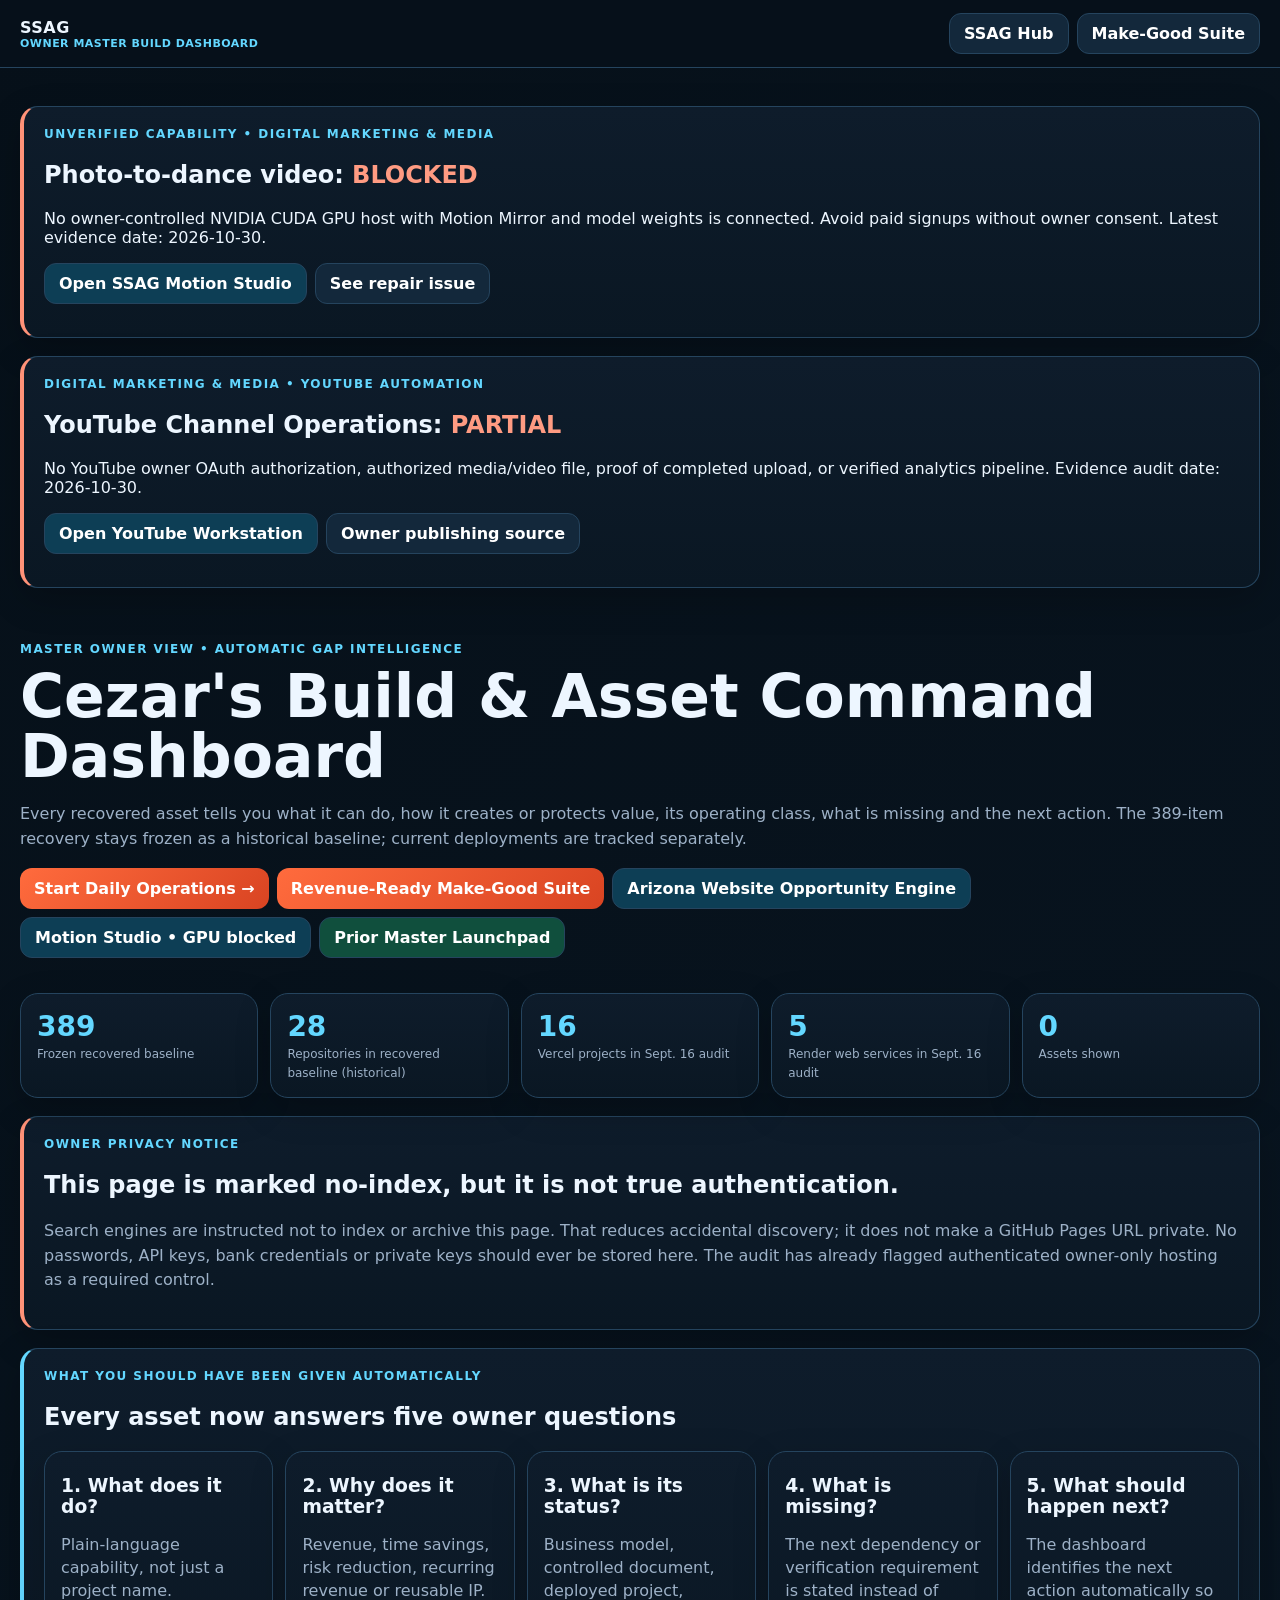
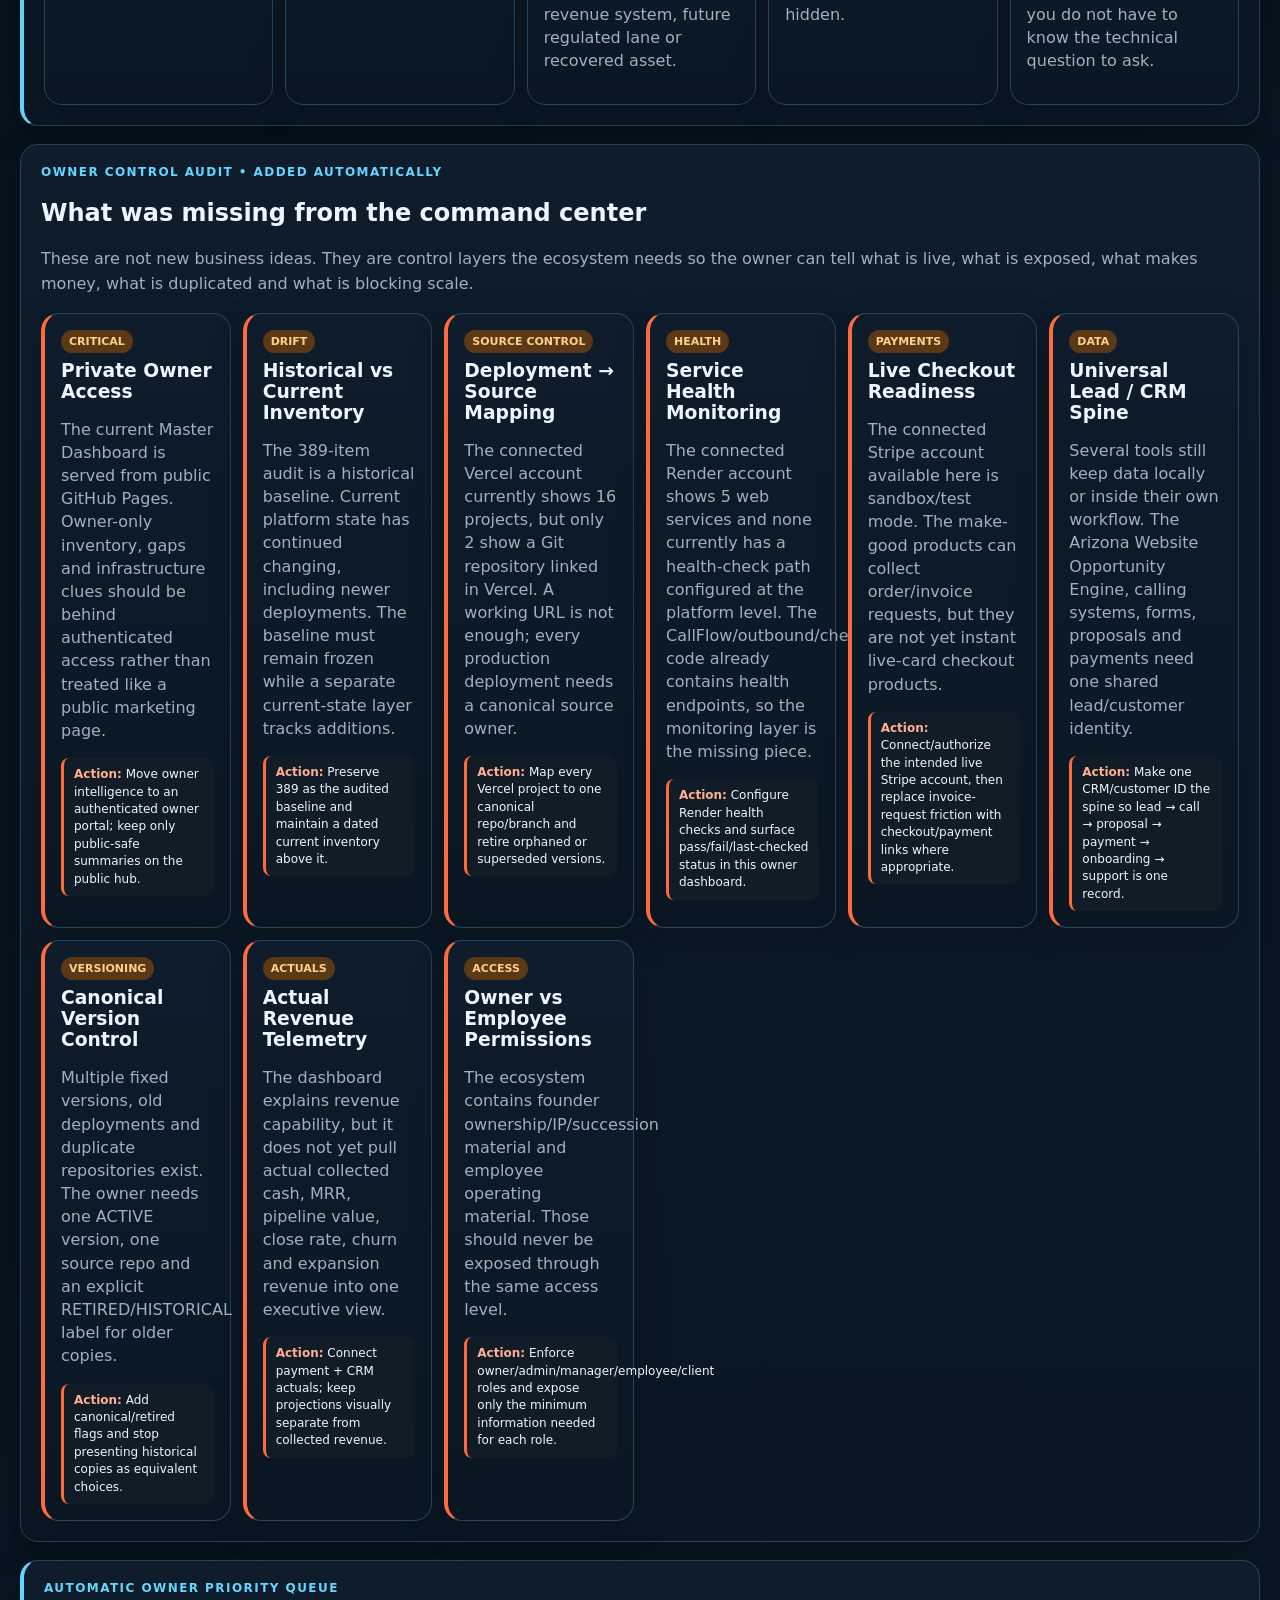
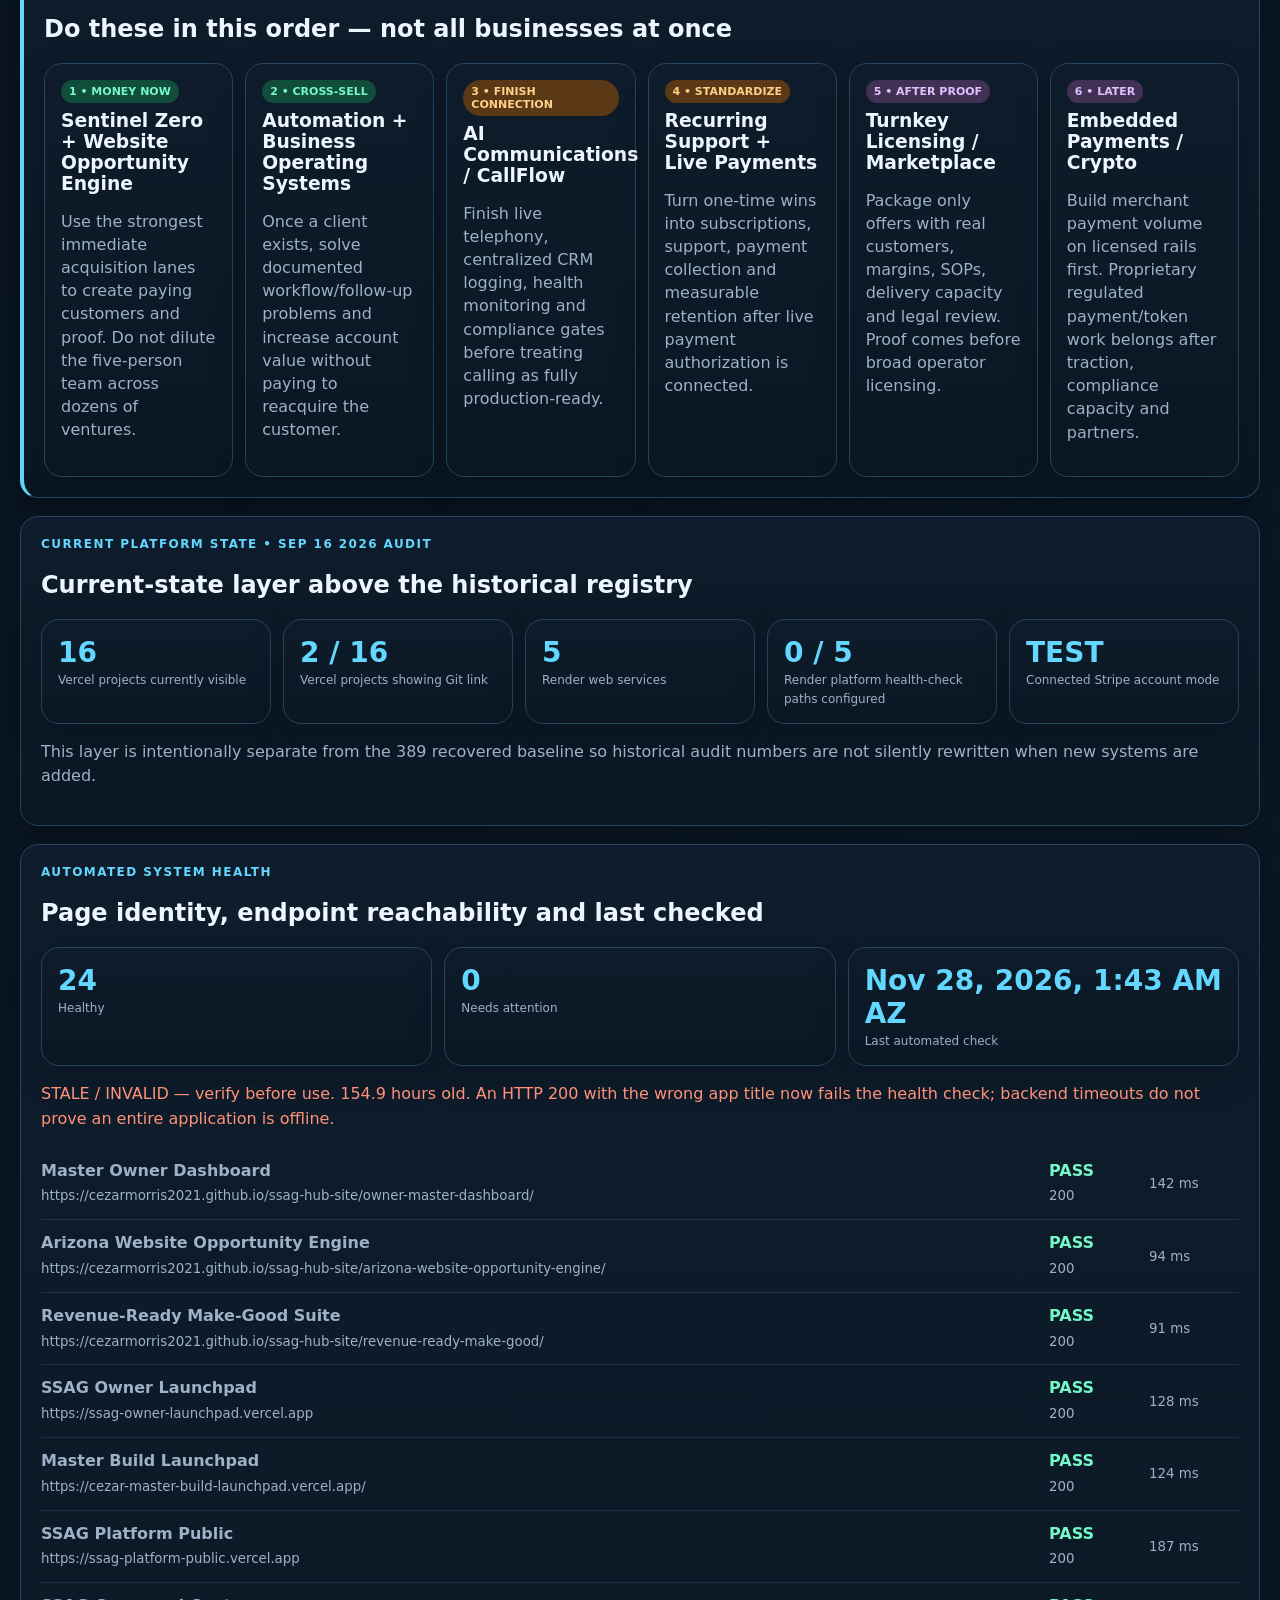
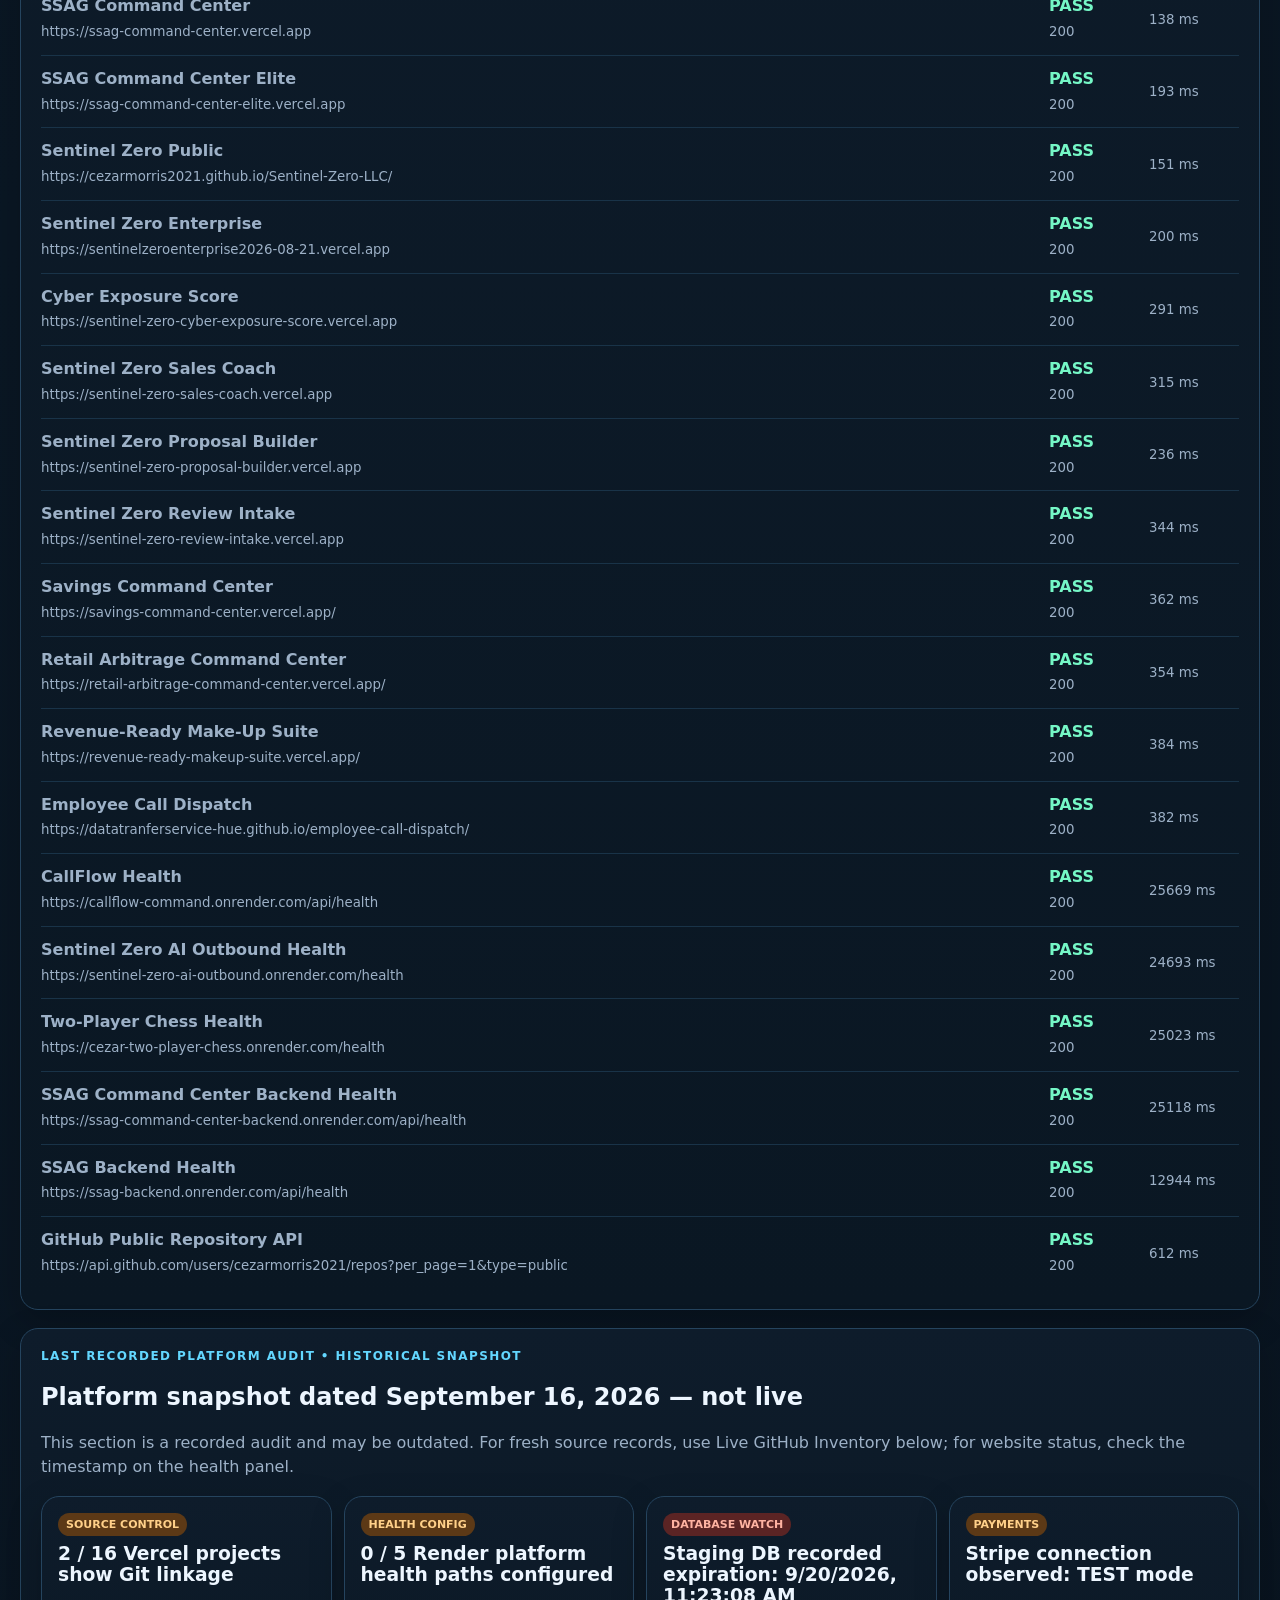
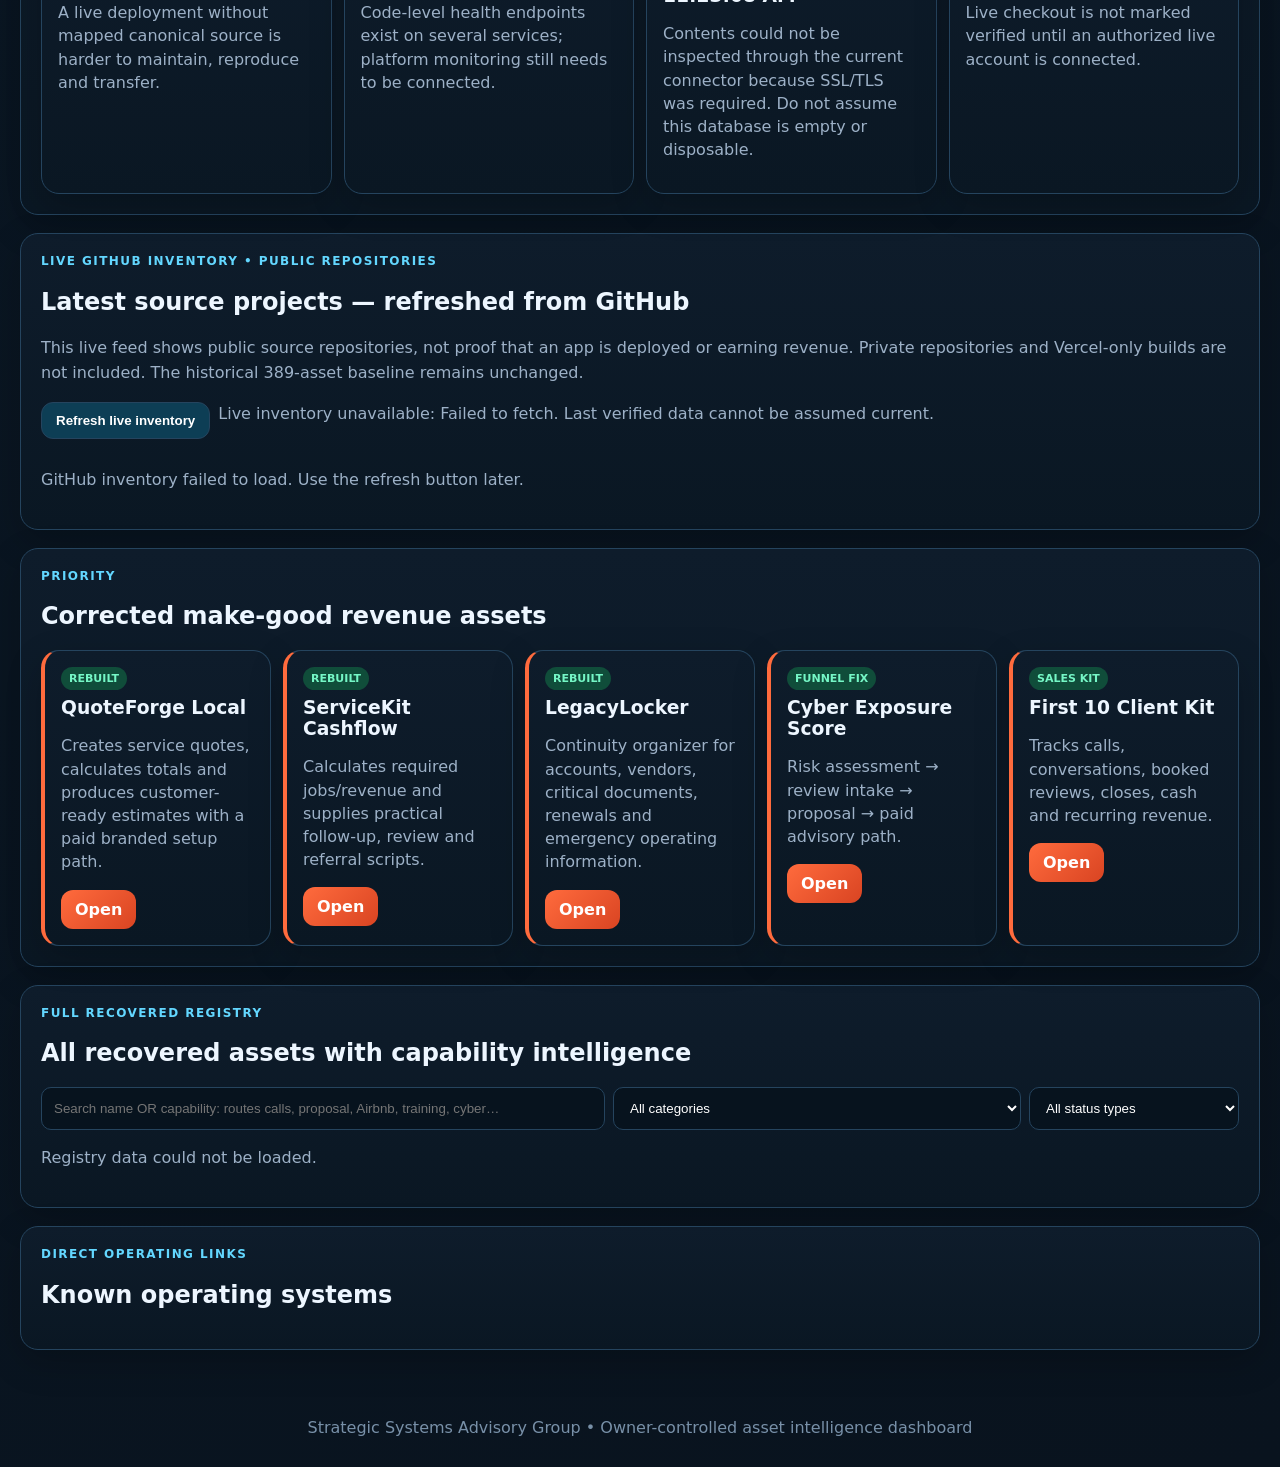
<file: owner-master-dashboard/index.html>
<!doctype html>
<html lang="en">
<head>
  <meta charset="utf-8">
  <meta name="viewport" content="width=device-width,initial-scale=1">
  <meta name="theme-color" content="#07111b">
  <meta name="robots" content="noindex,nofollow,noarchive,nosnippet,noimageindex">
  <title>Cezar Master Build Dashboard</title>
  <style>
    :root{--bg:#07111b;--panel:#0e1c2b;--text:#edf6ff;--muted:#9db1c7;--ice:#63d7ff;--orange:#ff6b3d;--green:#3ee6a8;--line:#25445e;--gold:#f5c15d;--red:#ff9278}
    *{box-sizing:border-box} body{margin:0;background:linear-gradient(135deg,#061019,#0a1724 55%,#09131e);color:var(--text);font-family:Inter,system-ui,-apple-system,Segoe UI,Arial,sans-serif} a{color:inherit}.shell{max-width:1450px;margin:auto;padding:20px}.top{position:sticky;top:0;z-index:20;background:rgba(7,17,27,.95);backdrop-filter:blur(12px);border-bottom:1px solid var(--line)}.topin{max-width:1450px;margin:auto;padding:13px 20px;display:flex;justify-content:space-between;gap:14px;align-items:center}.brand{font-weight:900;letter-spacing:.03em}.brand small{display:block;color:var(--ice);font-size:11px}.nav,.toolbar{display:flex;gap:8px;flex-wrap:wrap}.btn{display:inline-flex;align-items:center;justify-content:center;border:1px solid var(--line);background:#13283b;color:#fff;border-radius:12px;padding:10px 14px;text-decoration:none;font-weight:800;cursor:pointer}.btn.primary{background:linear-gradient(135deg,var(--orange),#d94422);border:0}.btn.ice{background:#0d3e55}.btn.green{background:#104f3d}.hero{padding:36px 0 22px}.eyebrow{color:var(--ice);text-transform:uppercase;font-size:12px;font-weight:900;letter-spacing:.12em}.hero h1{font-size:clamp(32px,6vw,60px);line-height:1;margin:.18em 0}.hero p,.muted{color:var(--muted);line-height:1.55}.metrics,.grid{display:grid;grid-template-columns:repeat(auto-fit,minmax(175px,1fr));gap:12px}.metric,.card,.panel{background:linear-gradient(180deg,var(--panel),#0a1723);border:1px solid var(--line);border-radius:18px;box-shadow:0 12px 36px rgba(0,0,0,.2)}.metric{padding:16px}.metric strong{display:block;font-size:28px;color:var(--ice)}.metric span{color:var(--muted);font-size:12px}.panel{padding:20px;margin:18px 0}.card{padding:16px}.card h3{margin:7px 0}.card p{color:var(--muted);line-height:1.45}.badge{display:inline-block;padding:5px 8px;border-radius:999px;background:#16364b;color:var(--ice);font-size:11px;font-weight:900}.badge.ready{background:#104d3a;color:#75f7c6}.badge.warn{background:#5c3916;color:#ffd089}.badge.future{background:#403155;color:#e2bfff}.badge.bad{background:#5b2424;color:#ffb3a2}.toolbar{margin:13px 0}.toolbar input,.toolbar select{background:#07131e;color:#fff;border:1px solid var(--line);border-radius:10px;padding:12px}.toolbar input{flex:1;min-width:240px}.toolbar select{min-width:210px}.asset{display:grid;grid-template-columns:65px minmax(0,1fr) 135px;gap:14px;align-items:start;padding:18px 0;border-top:1px solid #193348}.asset:first-child{border-top:0}.id{color:var(--ice);font-family:ui-monospace,monospace}.name{font-weight:850;font-size:15px}.cat{color:#7890a8;font-size:11px;margin:3px 0 8px}.desc{color:#d2dfeb;font-size:13px;line-height:1.5}.intel{display:grid;grid-template-columns:repeat(3,minmax(0,1fr));gap:8px;margin-top:10px}.intel div{background:#081723;border:1px solid #193348;border-radius:10px;padding:9px}.intel b{display:block;color:var(--ice);font-size:10px;text-transform:uppercase;letter-spacing:.08em;margin-bottom:4px}.intel span{font-size:12px;line-height:1.4;color:#c5d4e2}.next{margin-top:8px;border-left:3px solid var(--orange);padding:8px 10px;background:#121c27;border-radius:8px;font-size:12px;line-height:1.45}.next b{color:#ffb094}.link{text-align:right}.offer{border-left:4px solid var(--orange)}.why{border-left:4px solid var(--ice)}.alert{border-left:4px solid var(--red)}.health{display:grid;grid-template-columns:minmax(220px,1fr) 90px 90px;gap:10px;align-items:center;border-top:1px solid #193348;padding:11px 0}.health:first-child{border-top:0}.health small{color:var(--muted)}.ok{color:#75f7c6}.fail{color:#ff9b82}.footer{color:#7890a8;text-align:center;padding:30px 0}@media(max-width:840px){.topin{align-items:flex-start;flex-direction:column}.asset{grid-template-columns:50px 1fr}.link{grid-column:2;text-align:left}.intel{grid-template-columns:1fr}.toolbar select{width:100%}.health{grid-template-columns:1fr 70px}.health .latency{grid-column:2}}
  </style>
</head>
<body>
<header class="top"><div class="topin"><div class="brand">SSAG <small>OWNER MASTER BUILD DASHBOARD</small></div><nav class="nav"><a class="btn" href="../">SSAG Hub</a><a class="btn" href="../revenue-ready-make-good/">Make-Good Suite</a></nav></div></header>
<main class="shell">
  <section class="panel alert" id="motionCapabilityPanel" aria-label="Verified motion video capability readiness">
    <div class="eyebrow">UNVERIFIED CAPABILITY • DIGITAL MARKETING & MEDIA</div>
    <h2>Photo-to-dance video: <span id="motionCapabilityState" class="fail">BLOCKED</span></h2>
    <p id="motionCapabilityText">Owner interface and worker source exist, but no NVIDIA GPU rendering service or real successful MP4 has been verified. This is not a customer-ready AI video generator.</p>
    <div class="toolbar"><a class="btn ice" href="../motion-studio/">Open SSAG Motion Studio</a><a class="btn" href="https://github.com/cezarmorris2021/ssag-hub-site/issues/1">See repair issue</a></div>
  </section>
  <section class="panel alert" aria-label="YouTube channel automation production readiness">
    <div class="eyebrow">DIGITAL MARKETING & MEDIA • YOUTUBE AUTOMATION</div>
    <h2>YouTube Channel Operations: <span id="youtubeCapabilityState" class="fail">PARTIAL</span></h2>
    <p id="youtubeCapabilityText">Workstation and upload code are committed; no customer account OAuth, real YouTube upload or analytics is verified. Client-facing auto-publishing is NOT ready.</p>
    <div class="toolbar"><a class="btn ice" href="../youtube-operations/">Open YouTube Workstation</a><a class="btn" href="../youtube-operations/publisher/">Owner publishing source</a></div>
  </section>
  <section class="hero">
    <div class="eyebrow">MASTER OWNER VIEW • AUTOMATIC GAP INTELLIGENCE</div>
    <h1>Cezar's Build & Asset Command Dashboard</h1>
    <p>Every recovered asset tells you what it can do, how it creates or protects value, its operating class, what is missing and the next action. The 389-item recovery stays frozen as a historical baseline; current deployments are tracked separately.</p>
    <div class="toolbar"><a class="btn primary" href="./daily-operations/">Start Daily Operations →</a><a class="btn primary" href="../revenue-ready-make-good/">Revenue-Ready Make-Good Suite</a><a class="btn ice" href="../arizona-website-opportunity-engine/">Arizona Website Opportunity Engine</a><a class="btn ice" href="../motion-studio/">Motion Studio • GPU blocked</a><a class="btn green" href="https://cezar-master-build-launchpad.vercel.app" target="_blank" rel="noopener">Prior Master Launchpad</a></div>
  </section>

  <section class="metrics">
    <div class="metric"><strong>389</strong><span>Frozen recovered baseline</span></div>
    <div class="metric"><strong>28</strong><span>Repositories in recovered baseline (historical)</span></div>
    <div class="metric"><strong id="vercelCount">16</strong><span>Vercel projects in Sept. 16 audit</span></div>
    <div class="metric"><strong id="renderCount">5</strong><span>Render web services in Sept. 16 audit</span></div>
    <div class="metric"><strong id="shown">0</strong><span>Assets shown</span></div>
  </section>

  <section class="panel alert">
    <div class="eyebrow">OWNER PRIVACY NOTICE</div>
    <h2>This page is marked no-index, but it is not true authentication.</h2>
    <p class="muted">Search engines are instructed not to index or archive this page. That reduces accidental discovery; it does not make a GitHub Pages URL private. No passwords, API keys, bank credentials or private keys should ever be stored here. The audit has already flagged authenticated owner-only hosting as a required control.</p>
  </section>

  <section class="panel why"><div class="eyebrow">WHAT YOU SHOULD HAVE BEEN GIVEN AUTOMATICALLY</div><h2>Every asset now answers five owner questions</h2><div class="grid"><div class="card"><h3>1. What does it do?</h3><p>Plain-language capability, not just a project name.</p></div><div class="card"><h3>2. Why does it matter?</h3><p>Revenue, time savings, risk reduction, recurring revenue or reusable IP.</p></div><div class="card"><h3>3. What is its status?</h3><p>Business model, controlled document, deployed project, revenue system, future regulated lane or recovered asset.</p></div><div class="card"><h3>4. What is missing?</h3><p>The next dependency or verification requirement is stated instead of hidden.</p></div><div class="card"><h3>5. What should happen next?</h3><p>The dashboard identifies the next action automatically so you do not have to know the technical question to ask.</p></div></div></section>

  <section class="panel" id="healthPanel">
    <div class="eyebrow">AUTOMATED SYSTEM HEALTH</div>
    <h2>Page identity, endpoint reachability and last checked</h2>
    <div class="metrics"><div class="metric"><strong id="healthGood">—</strong><span>Healthy</span></div><div class="metric"><strong id="healthBad">—</strong><span>Needs attention</span></div><div class="metric"><strong id="healthChecked">Pending</strong><span>Last automated check</span></div></div>
    <p id="healthFreshness" class="muted" role="status">Loading latest stored snapshot…</p><div id="healthList" class="muted">Health snapshot not loaded. A stored HTTP check does not demonstrate that all app workflows function.</div>
  </section>

  <section class="panel" id="currentStatePanel">
    <div class="eyebrow">LAST RECORDED PLATFORM AUDIT • HISTORICAL SNAPSHOT</div>
    <h2>Platform snapshot dated September 16, 2026 — not live</h2><p class="muted">This section is a recorded audit and may be outdated. For fresh source records, use Live GitHub Inventory below; for website status, check the timestamp on the health panel.</p>
    <div id="currentState" class="grid"><div class="card"><p>Loading current platform inventory…</p></div></div>
  </section>

  <section class="panel"><div class="eyebrow">PRIORITY</div><h2>Corrected make-good revenue assets</h2><div class="grid"><div class="card offer"><span class="badge ready">REBUILT</span><h3>QuoteForge Local</h3><p>Creates service quotes, calculates totals and produces customer-ready estimates with a paid branded setup path.</p><a class="btn primary" href="../revenue-ready-make-good/quoteforge-local/">Open</a></div><div class="card offer"><span class="badge ready">REBUILT</span><h3>ServiceKit Cashflow</h3><p>Calculates required jobs/revenue and supplies practical follow-up, review and referral scripts.</p><a class="btn primary" href="../revenue-ready-make-good/servicekit-cashflow/">Open</a></div><div class="card offer"><span class="badge ready">REBUILT</span><h3>LegacyLocker</h3><p>Continuity organizer for accounts, vendors, critical documents, renewals and emergency operating information.</p><a class="btn primary" href="../revenue-ready-make-good/legacylocker/">Open</a></div><div class="card offer"><span class="badge ready">FUNNEL FIX</span><h3>Cyber Exposure Score</h3><p>Risk assessment → review intake → proposal → paid advisory path.</p><a class="btn primary" href="../revenue-ready-make-good/cyber-exposure-score/">Open</a></div><div class="card offer"><span class="badge ready">SALES KIT</span><h3>First 10 Client Kit</h3><p>Tracks calls, conversations, booked reviews, closes, cash and recurring revenue.</p><a class="btn primary" href="../revenue-ready-make-good/first-10-client-kit/">Open</a></div></div></section>

  <section class="panel"><div class="eyebrow">FULL RECOVERED REGISTRY</div><h2>All recovered assets with capability intelligence</h2><div class="toolbar"><input id="q" placeholder="Search name OR capability: routes calls, proposal, Airbnb, training, cyber…"><select id="category"><option value="">All categories</option></select><select id="status"><option value="">All status types</option></select></div><p id="count" class="muted">Loading registry…</p><div id="assets"></div></section>

  <section class="panel"><div class="eyebrow">DIRECT OPERATING LINKS</div><h2>Known operating systems</h2><div id="links" class="grid"></div></section>
</main>
<footer class="footer">Strategic Systems Advisory Group • Owner-controlled asset intelligence dashboard</footer>
<script src="./capabilities.js"></script>
<script>
let registry='',items=[],cats=[],statuses=[];
const esc=s=>String(s).replace(/[&<>"']/g,m=>({'&':'&amp;','<':'&lt;','>':'&gt;','"':'&quot;',"'":'&#39;'}[m]));
const direct={
  'SSAG Master Owner Command Center / Owner Dashboard':'https://cezarmorris2021.github.io/ssag-hub-site/owner-master-dashboard/',
  'QuoteForge Local Estimator / Web App':'https://cezarmorris2021.github.io/ssag-hub-site/revenue-ready-make-good/quoteforge-local/',
  'Local Arbitrage Scanner Frontend':'https://retail-arbitrage-command-center.vercel.app',
  'Couponing Website / Savings Deal Search Frontend':'https://savings-command-center.vercel.app',
  'Sentinel Zero Assessment Intake System':'https://sentinel-zero-review-intake.vercel.app',
  'Sentinel Zero Client Findings / Proposal Template System':'https://sentinel-zero-proposal-builder.vercel.app',
  'Employee Call Dispatch Employee Login / On-Duty Portal':'https://datatranferservice-hue.github.io/employee-call-dispatch/',
  'SSAG Public Hub Website':'https://cezarmorris2021.github.io/ssag-hub-site/',
  'AscendEdge Media Group Website':'https://cezarmorris2021.github.io/ascendedge-site/'
};

Promise.all([1,2,3,4].map(i=>fetch('./assets-'+i+'.txt').then(r=>r.text())))
  .then(parts=>{registry=parts.join('\n');parse();render();renderLinks()})
  .catch(()=>count.textContent='Registry data could not be loaded.');

function parse(){
  items=registry.split(/\r?\n/).filter(Boolean).map(line=>{
    const p=line.split('|');
    const x={id:p[0],category:p[1]||'Uncategorized',name:p.slice(2).join('|')};
    const intel=SSAGAssetIntel.capability(x);
    x.desc=intel[0]; x.value=intel[1]; x.status=intel[2]; x.next=intel[3];
    return x;
  });
  cats=[...new Set(items.map(x=>x.category))].sort();
  statuses=[...new Set(items.map(x=>x.status))].sort();
  cats.forEach(c=>{let o=document.createElement('option');o.value=c;o.textContent=c;category.append(o)});
  statuses.forEach(c=>{let o=document.createElement('option');o.value=c;o.textContent=c;status.append(o)});
}
function render(){
  const qq=q.value.toLowerCase(),c=category.value,s=status.value;
  const a=items.filter(x=>(!qq||(x.name+' '+x.category+' '+x.desc+' '+x.value+' '+x.status+' '+x.next).toLowerCase().includes(qq))&&(!c||x.category===c)&&(!s||x.status===s));
  shown.textContent=a.length; count.textContent=a.length+' matching assets';
  assets.innerHTML=a.map(x=>`<div class="asset"><div class="id">#${x.id}</div><div><div class="name">${esc(x.name)}</div><div class="cat">${esc(x.category)}</div><div class="desc">${esc(x.desc)}</div><div class="intel"><div><b>Business value</b><span>${esc(x.value)}</span></div><div><b>Status / class</b><span>${esc(x.status)}</span></div><div><b>Owner reason</b><span>This belongs here so you can judge the asset without opening every file or remembering why it was built.</span></div></div><div class="next"><b>Next action already identified:</b> ${esc(x.next)}</div></div><div class="link">${direct[x.name]?`<a class="btn" target="_blank" rel="noopener" href="${direct[x.name]}">Open</a>`:'<span class="muted">Registry record</span>'}</div></div>`).join('');
}
q.oninput=render; category.oninput=render; status.oninput=render;

function renderLinks(){
  const arr=[
    ['SSAG Owner Launchpad','https://ssag-owner-launchpad.vercel.app','Fast owner access to major SSAG tools and operating links.'],
    ['SSAG Platform Public','https://ssag-platform-public.vercel.app','Public-facing SSAG platform for services and operator/customer entry.'],
    ['SSAG Command Center','https://ssag-command-center.vercel.app','Owner operations dashboard for navigating and managing SSAG systems.'],
    ['SSAG Command Center Elite','https://ssag-command-center-elite.vercel.app','Enhanced executive command-center version.'],
    ['SSAG Hub','https://cezarmorris2021.github.io/ssag-hub-site/','Public SSAG hub connecting brands, services and internal tools.'],
    ['Sentinel Zero LLC','https://cezarmorris2021.github.io/Sentinel-Zero-LLC/','Public cybersecurity site for presenting the offer and capturing interest.'],
    ['Sentinel Zero Enterprise','https://sentinelzeroenterprise2026-08-21.vercel.app','Enterprise cybersecurity sales/delivery interface.'],
    ['Cyber Exposure Score','https://sentinel-zero-cyber-exposure-score.vercel.app','Interactive cybersecurity assessment and qualification entry point.'],
    ['Sentinel Zero Sales Coach','https://sentinel-zero-sales-coach.vercel.app','Sales coaching for callers, objections and call improvement.'],
    ['Sentinel Zero Proposal Builder','https://sentinel-zero-proposal-builder.vercel.app','Turns discovery/findings into a structured client proposal.'],
    ['Sentinel Zero Review Intake','https://sentinel-zero-review-intake.vercel.app','Captures structured prospect information before review.'],
    ['Savings Command Center','https://savings-command-center.vercel.app','Organizes deal, coupon and savings opportunities.'],
    ['Retail Arbitrage Command Center','https://retail-arbitrage-command-center.vercel.app','Evaluates products and resale opportunities.'],
    ['Employee Call Dispatch','https://datatranferservice-hue.github.io/employee-call-dispatch/','Employee on-duty and call-routing interface.'],
    ['AscendEdge','https://cezarmorris2021.github.io/ascendedge-site/','Marketing-services public website.'],
    ['CallFlow Command','https://callflow-command.onrender.com','Call-flow/backend command layer.'],
    ['Two-Player Chess','https://cezar-two-player-chess.onrender.com','Remote two-player chess web app.'],
    ['Cezar Master Build Launchpad','https://cezar-master-build-launchpad.vercel.app','Prior owner launchpad for completed builds.'],
    ['Revenue-Ready Make-Up Suite (prior)','https://revenue-ready-makeup-suite.vercel.app','Earlier deployed make-up suite preserved as a historical asset.']
  ];
  links.innerHTML=arr.map(x=>`<div class="card"><span class="badge ready">LINKED</span><h3>${esc(x[0])}</h3><p>${esc(x[2])}</p><a class="btn" target="_blank" rel="noopener" href="${x[1]}">Open</a></div>`).join('');
}

fetch('./system-status.json',{cache:'no-store'}).then(r=>{if(!r.ok)throw Error('HTTP '+r.status);return r.json()}).then(s=>{
  const t=new Date(s.checkedAt),age=(Date.now()-t.getTime())/3600000;
  const stale=!Number.isFinite(age)||age>24||age< -0.25;
  healthGood.textContent=s.healthy; healthBad.textContent=s.unhealthy;
  healthChecked.textContent=Number.isFinite(age)?t.toLocaleString('en-US',{timeZone:'America/Phoenix',dateStyle:'medium',timeStyle:'short'})+' AZ':'Unknown';
  healthFreshness.textContent=(stale?'STALE / INVALID — verify before use. ':'Stored snapshot only — not a live uptime guarantee. ')+(Number.isFinite(age)?age.toFixed(1)+' hours old. ':'')+'An HTTP 200 with the wrong app title now fails the health check; backend timeouts do not prove an entire application is offline.';
  healthFreshness.style.color=stale?'var(--red)':'var(--muted)';
  const label=x=>x.ok?'PASS':x.classification==='endpoint_timeout'?'TIMEOUT':x.classification==='content_mismatch'?'WRONG PAGE':x.classification==='inventory_unavailable'?'REPO API':x.classification==='http_error'?'HTTP ERROR':'CHECK';
  healthList.innerHTML=(s.systems||[]).map(x=>`<div class="health"><div><strong>${esc(x.name)}</strong><br><small>${esc(x.url)}</small>${x.error?'<br><small>'+esc(x.error)+'</small>':''}</div><div class="${x.ok?'ok':'fail'}"><b>${label(x)}</b><br><small>${esc(x.status||'—')}</small></div><div class="latency"><small>${x.ms?x.ms+' ms':'—'}</small></div></div>`).join('');
}).catch(e=>{healthFreshness.textContent='Health snapshot unavailable: '+String(e.message||e)+'. No fresh health claims can be made.';healthFreshness.style.color='var(--red)';});

fetch('./current-platform-state.json',{cache:'no-store'}).then(r=>r.json()).then(s=>{
  vercelCount.textContent=s.vercel.projectCount; renderCount.textContent=s.render.webServiceCount;
  const db=s.render.postgres&&s.render.postgres[0];
  const expiry=db?new Date(db.expiresAt).toLocaleString():'Unknown';
  currentState.innerHTML=`
    <div class="card"><span class="badge warn">SOURCE CONTROL</span><h3>${s.vercel.gitLinkedCountObserved} / ${s.vercel.projectCount} Vercel projects show Git linkage</h3><p>A live deployment without mapped canonical source is harder to maintain, reproduce and transfer.</p></div>
    <div class="card"><span class="badge warn">HEALTH CONFIG</span><h3>${s.render.platformHealthCheckPathsConfigured} / ${s.render.webServiceCount} Render platform health paths configured</h3><p>Code-level health endpoints exist on several services; platform monitoring still needs to be connected.</p></div>
    <div class="card"><span class="badge bad">DATABASE WATCH</span><h3>Staging DB recorded expiration: ${esc(expiry)}</h3><p>${esc(db?db.warning:'No database record found.')}</p></div>
    <div class="card"><span class="badge warn">PAYMENTS</span><h3>Stripe connection observed: ${esc(s.payments.mode.toUpperCase())} mode</h3><p>Live checkout is not marked verified until an authorized live account is connected.</p></div>`;
}).catch(()=>{currentState.innerHTML='<div class="card"><p>Recorded platform audit unavailable.</p></div>'});
</script>
<script>
fetch('./capability-proof.json',{cache:'no-store'}).then(r=>{if(!r.ok)throw Error('Capability proof unavailable');return r.json()}).then(s=>{
  const label=document.getElementById('motionCapabilityState'),note=document.getElementById('motionCapabilityText');
  label.textContent=s.status||'UNKNOWN';
  label.className=s.status==='READY'?'ok':'fail';
  note.textContent=(s.blocker||'No end-to-end evidence available')+' Latest evidence date: '+(s.audited_on||'unknown')+'.';
}).catch(()=>{document.getElementById('motionCapabilityText').textContent='Capability proof file not available. Do not assume video generation works.';});
</script>
<script>
fetch('./youtube-capability-proof.json',{cache:'no-store'}).then(r=>{if(!r.ok)throw Error('YouTube capability proof unavailable');return r.json()}).then(s=>{
  const label=document.getElementById('youtubeCapabilityState'),info=document.getElementById('youtubeCapabilityText');
  label.textContent=s.status||'UNKNOWN';label.className=s.status==='READY'?'ok':'fail';
  info.textContent=(s.blocker||'YouTube upload proof missing')+' Evidence audit date: '+(s.audited_on||'unknown')+'.';
}).catch(()=>{document.getElementById('youtubeCapabilityText').textContent='YouTube capability proof unavailable; do not infer publishing works.'});
</script>
<script src="./live-repositories.js" defer></script>
</body>
</html>
</file>
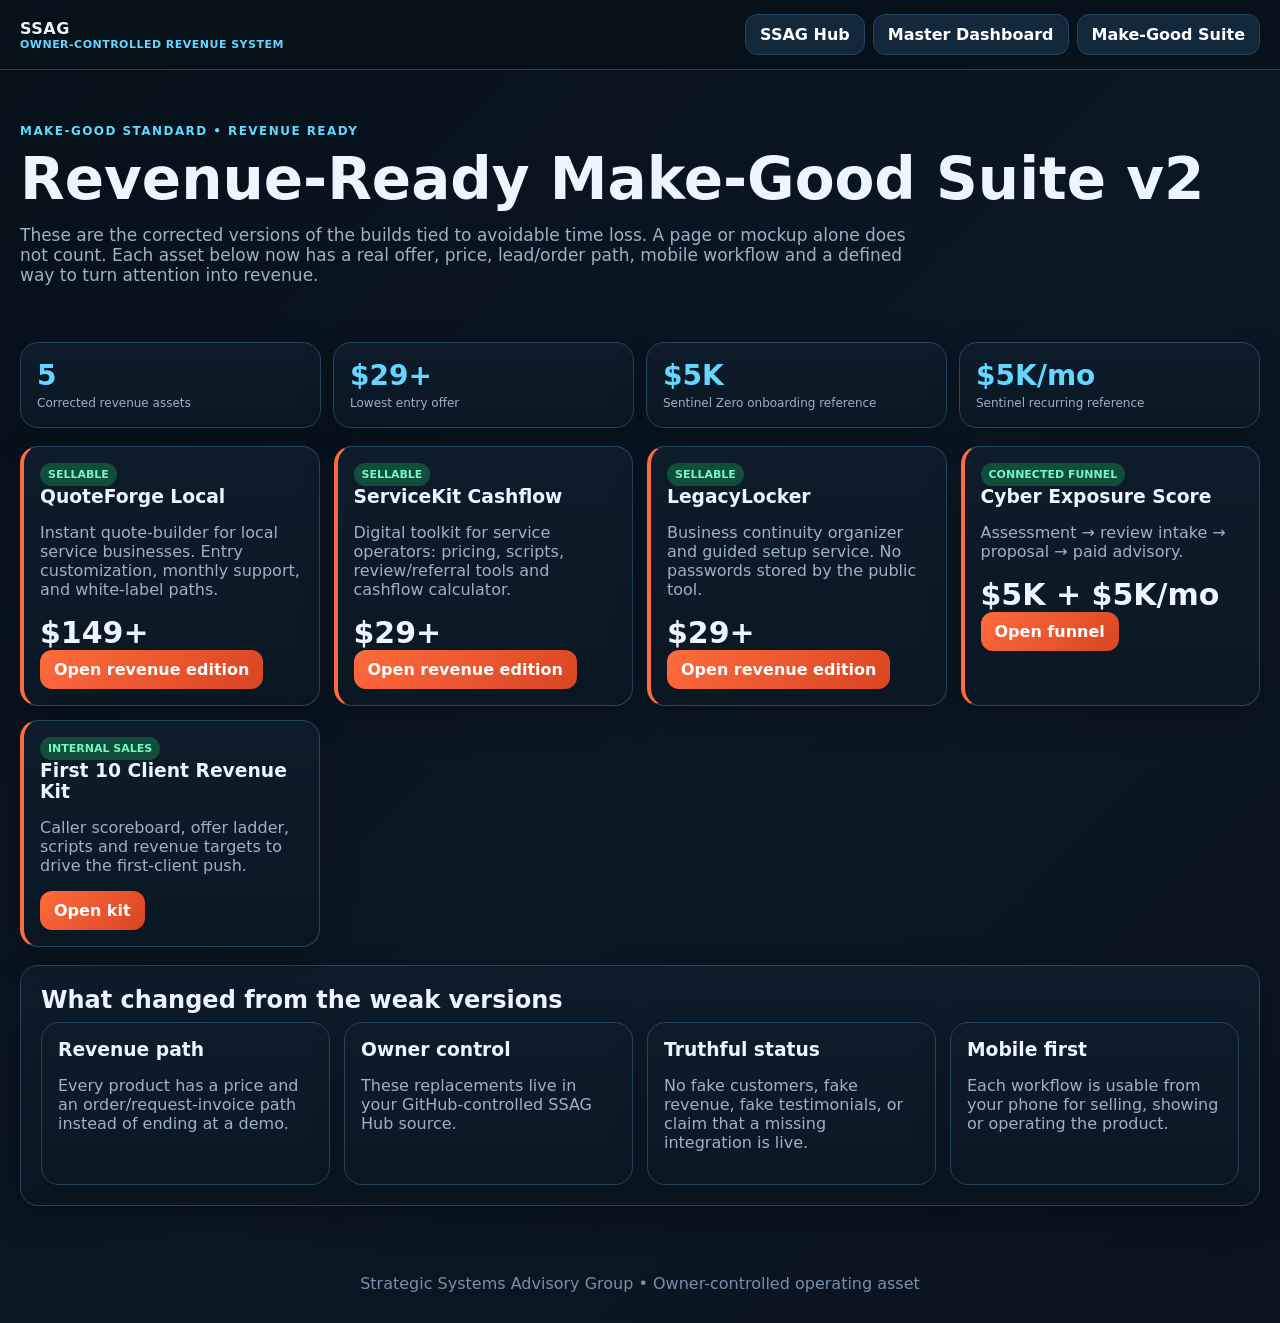
<file: revenue-ready-make-good/index.html>
<!doctype html><html><head><meta charset="utf-8"><meta name="viewport" content="width=device-width,initial-scale=1"><title>Revenue-Ready Make-Good Suite</title><style>
:root{--bg:#07111b;--panel:#0e1c2b;--panel2:#14263a;--text:#edf6ff;--muted:#9db1c7;--ice:#63d7ff;--orange:#ff6b3d;--green:#3ee6a8;--line:#25445e;--gold:#f5c15d}*{box-sizing:border-box}body{margin:0;background:linear-gradient(135deg,#061019,#0a1724 55%,#09131e);color:var(--text);font-family:Inter,system-ui,-apple-system,Segoe UI,Arial,sans-serif}a{color:inherit}.shell{max-width:1400px;margin:auto;padding:20px}.top{position:sticky;top:0;z-index:10;background:rgba(7,17,27,.94);backdrop-filter:blur(12px);border-bottom:1px solid var(--line)}.topin{max-width:1400px;margin:auto;padding:14px 20px;display:flex;justify-content:space-between;gap:14px;align-items:center}.brand{font-weight:900;letter-spacing:.03em}.brand small{display:block;color:var(--ice);font-weight:700;font-size:11px}.nav{display:flex;gap:8px;flex-wrap:wrap}.btn{display:inline-flex;align-items:center;justify-content:center;border:1px solid var(--line);background:#13283b;color:#fff;border-radius:12px;padding:10px 14px;text-decoration:none;font-weight:800;cursor:pointer}.btn.primary{background:linear-gradient(135deg,var(--orange),#d94422);border:0}.btn.ice{background:#0d3e55;border-color:#236987}.btn.green{background:#104f3d;border-color:#238665}.hero{padding:34px 0 22px}.eyebrow{color:var(--ice);text-transform:uppercase;font-size:12px;font-weight:900;letter-spacing:.12em}.hero h1{font-size:clamp(30px,6vw,58px);line-height:1;margin:.2em 0}.hero p{color:var(--muted);max-width:900px;font-size:17px}.metrics{display:grid;grid-template-columns:repeat(auto-fit,minmax(150px,1fr));gap:12px;margin:18px 0}.metric,.card,.panel{background:linear-gradient(180deg,var(--panel),#0a1723);border:1px solid var(--line);border-radius:18px;box-shadow:0 12px 36px rgba(0,0,0,.2)}.metric{padding:16px}.metric strong{display:block;font-size:28px;color:var(--ice)}.metric span{color:var(--muted);font-size:12px}.panel{padding:20px;margin:18px 0}.panel h2{margin:0 0 8px}.grid{display:grid;grid-template-columns:repeat(auto-fit,minmax(260px,1fr));gap:14px}.card{padding:16px}.card h3{margin:0 0 6px}.card p{color:var(--muted)}.badge{display:inline-block;padding:5px 8px;border-radius:99px;background:#16364b;color:var(--ice);font-size:11px;font-weight:900}.badge.ready{background:#104d3a;color:#75f7c6}.badge.warn{background:#5c3916;color:#ffd089}.toolbar{display:flex;gap:10px;flex-wrap:wrap;margin:12px 0}.toolbar input,.toolbar select,input,select,textarea{background:#07131e;color:#fff;border:1px solid var(--line);border-radius:10px;padding:11px;width:100%}.toolbar input{flex:1;min-width:220px}.toolbar select{width:auto;min-width:210px}.asset{display:grid;grid-template-columns:70px 1fr auto;gap:12px;align-items:center;padding:11px 0;border-top:1px solid #193348}.asset:first-child{border-top:0}.asset .id{color:var(--ice);font-family:ui-monospace,monospace}.asset .name{font-weight:750}.asset .cat{color:var(--muted);font-size:12px}.asset .link{font-size:12px}.muted{color:var(--muted)}.danger{color:#ff9b82}.good{color:#75f7c6}.money{color:var(--gold)}.split{display:grid;grid-template-columns:1.1fr .9fr;gap:16px}.price{font-size:30px;font-weight:900}.offer{border-left:4px solid var(--orange)}.formgrid{display:grid;grid-template-columns:repeat(2,1fr);gap:10px}.formgrid .full{grid-column:1/-1}.calc-row{display:grid;grid-template-columns:1.5fr .5fr .7fr auto;gap:8px;align-items:center;margin:8px 0}.total{font-size:28px;font-weight:900;color:var(--gold)}.checklist label{display:flex;gap:10px;padding:9px;border-bottom:1px solid #193348}.footer{color:#7890a8;text-align:center;padding:30px 0}@media(max-width:760px){.topin{align-items:flex-start;flex-direction:column}.split{grid-template-columns:1fr}.asset{grid-template-columns:54px 1fr}.asset .link{grid-column:2}.formgrid{grid-template-columns:1fr}.formgrid .full{grid-column:auto}.calc-row{grid-template-columns:1fr 70px}.calc-row .wide{grid-column:1/-1}}
</style></head><body><header class="top"><div class="topin"><div class="brand">SSAG <small>OWNER-CONTROLLED REVENUE SYSTEM</small></div><nav class="nav"><a class="btn" href="/ssag-hub-site/">SSAG Hub</a><a class="btn" href="/ssag-hub-site/owner-master-dashboard/">Master Dashboard</a><a class="btn" href="/ssag-hub-site/revenue-ready-make-good/">Make-Good Suite</a></nav></div></header><main class="shell"><section class="hero"><div class="eyebrow">MAKE-GOOD STANDARD • REVENUE READY</div><h1>Revenue-Ready Make-Good Suite v2</h1><p>These are the corrected versions of the builds tied to avoidable time loss. A page or mockup alone does not count. Each asset below now has a real offer, price, lead/order path, mobile workflow and a defined way to turn attention into revenue.</p></section><section class="metrics"><div class="metric"><strong>5</strong><span>Corrected revenue assets</span></div><div class="metric"><strong>$29+</strong><span>Lowest entry offer</span></div><div class="metric"><strong>$5K</strong><span>Sentinel Zero onboarding reference</span></div><div class="metric"><strong>$5K/mo</strong><span>Sentinel recurring reference</span></div></section><section class="grid"><div class="card offer"><span class="badge ready">SELLABLE</span><h3>QuoteForge Local</h3><p>Instant quote-builder for local service businesses. Entry customization, monthly support, and white-label paths.</p><div class="price">$149+</div><a class="btn primary" href="./quoteforge-local/">Open revenue edition</a></div><div class="card offer"><span class="badge ready">SELLABLE</span><h3>ServiceKit Cashflow</h3><p>Digital toolkit for service operators: pricing, scripts, review/referral tools and cashflow calculator.</p><div class="price">$29+</div><a class="btn primary" href="./servicekit-cashflow/">Open revenue edition</a></div><div class="card offer"><span class="badge ready">SELLABLE</span><h3>LegacyLocker</h3><p>Business continuity organizer and guided setup service. No passwords stored by the public tool.</p><div class="price">$29+</div><a class="btn primary" href="./legacylocker/">Open revenue edition</a></div><div class="card offer"><span class="badge ready">CONNECTED FUNNEL</span><h3>Cyber Exposure Score</h3><p>Assessment → review intake → proposal → paid advisory.</p><div class="price">$5K + $5K/mo</div><a class="btn primary" href="./cyber-exposure-score/">Open funnel</a></div><div class="card offer"><span class="badge ready">INTERNAL SALES</span><h3>First 10 Client Revenue Kit</h3><p>Caller scoreboard, offer ladder, scripts and revenue targets to drive the first-client push.</p><a class="btn primary" href="./first-10-client-kit/">Open kit</a></div></section><section class="panel"><h2>What changed from the weak versions</h2><div class="grid"><div class="card"><h3>Revenue path</h3><p>Every product has a price and an order/request-invoice path instead of ending at a demo.</p></div><div class="card"><h3>Owner control</h3><p>These replacements live in your GitHub-controlled SSAG Hub source.</p></div><div class="card"><h3>Truthful status</h3><p>No fake customers, fake revenue, fake testimonials, or claim that a missing integration is live.</p></div><div class="card"><h3>Mobile first</h3><p>Each workflow is usable from your phone for selling, showing or operating the product.</p></div></div></section></main><footer class="footer">Strategic Systems Advisory Group • Owner-controlled operating asset</footer><script></script></body></html>
</file>
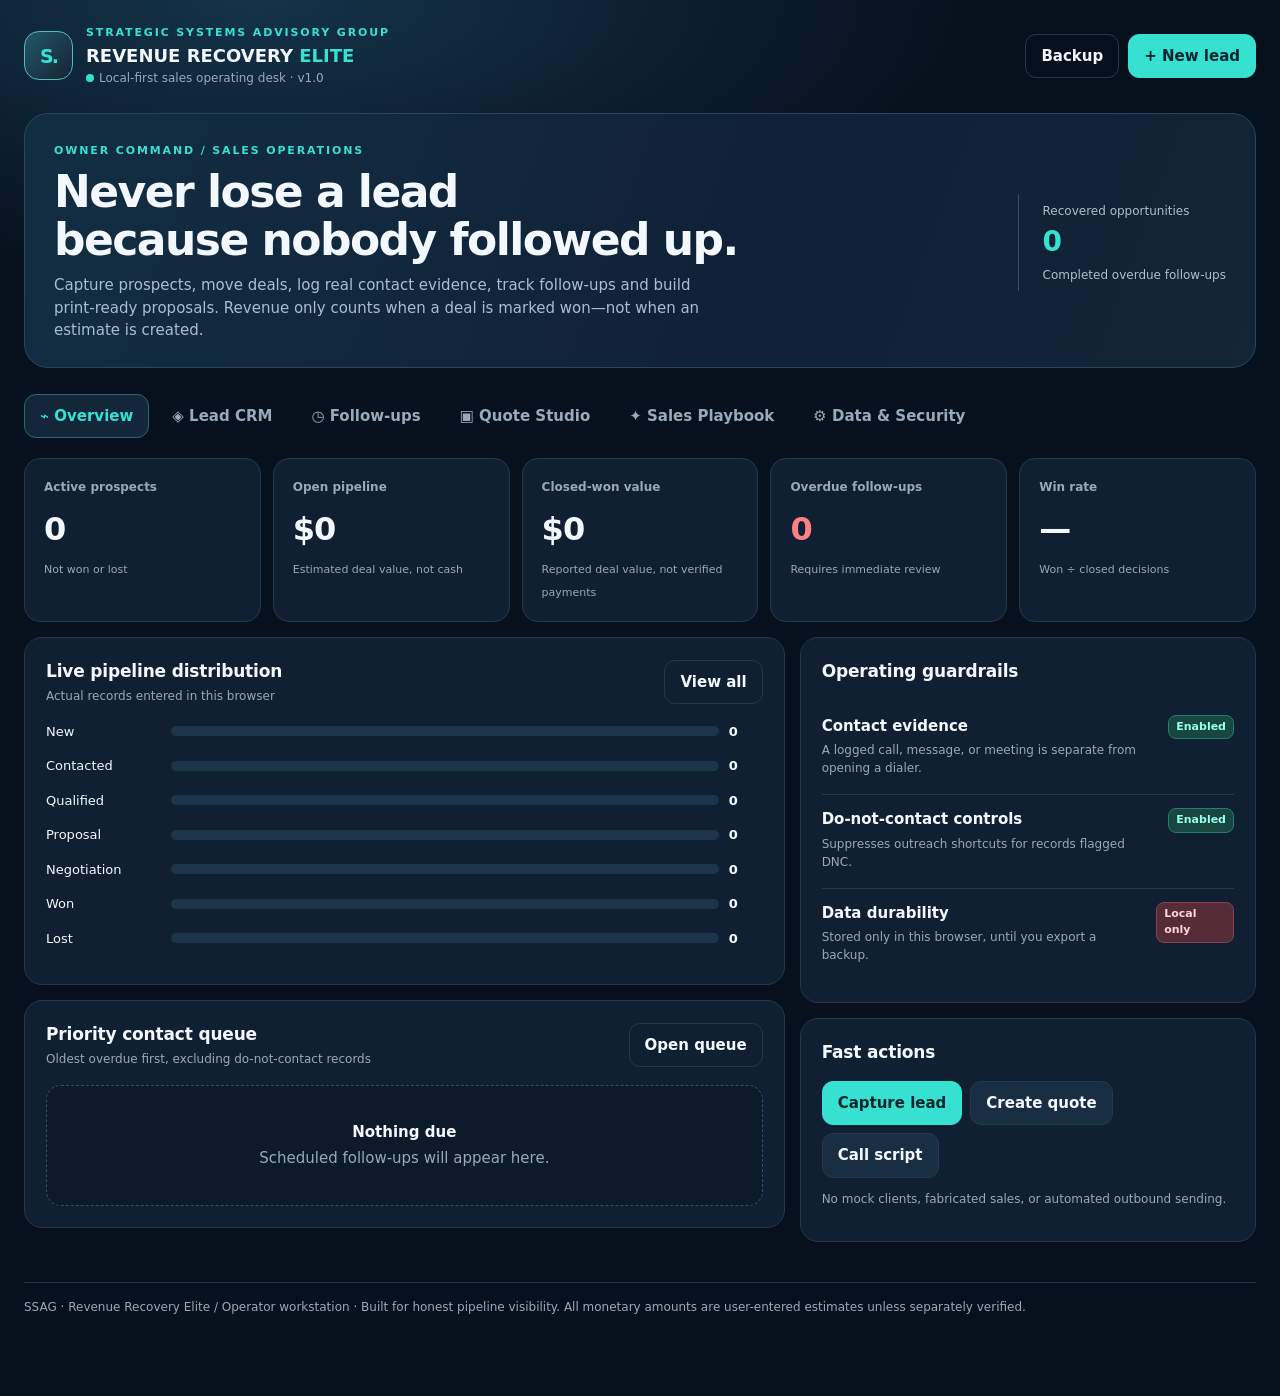
<file: revenue-recovery-elite/index.html>
<!doctype html>
<html lang="en"><head><meta charset="utf-8"><meta name="viewport" content="width=device-width,initial-scale=1,viewport-fit=cover"><meta name="theme-color" content="#070e18">
<title>SSAG | Revenue Recovery Elite</title>
<style>
:root{--bg:#07111e;--panel:#101f31;--panel2:#14263a;--line:#26384e;--text:#f3f8ff;--muted:#98a9bb;--aqua:#36e1d1;--gold:#efc36b;--red:#fb8184;--blue:#8faeff;--radius:18px}
*{box-sizing:border-box}html{scroll-behavior:smooth}body{margin:0;color:var(--text);background:radial-gradient(ellipse 85% 30% at 20% 0%,#14334a 0%,transparent 65%),var(--bg);font:15px/1.5 system-ui,-apple-system,Segoe UI,Roboto,Arial,sans-serif}
button,input,select,textarea{font:inherit}button{cursor:pointer}button:disabled{opacity:.5;cursor:not-allowed}a{color:var(--aqua)}.shell{max-width:1450px;margin:0 auto;padding:25px 24px 80px}.top{display:flex;justify-content:space-between;gap:20px;align-items:center;padding-bottom:26px}.identity{display:flex;gap:13px;align-items:center}.mark{width:49px;height:49px;border:1px solid #54bdb9;background:linear-gradient(130deg,#23576b,#152333);display:grid;place-items:center;border-radius:15px;font-weight:900;color:var(--aqua);letter-spacing:-2px;font-size:19px}.eyebrow{font-size:11px;letter-spacing:.17em;text-transform:uppercase;color:var(--aqua);font-weight:800}.identity strong{font-size:18px}.sub,.muted{color:var(--muted)}.small{font-size:12px}.actions{display:flex;gap:9px;flex-wrap:wrap}.btn{border:1px solid var(--line);background:#1a2e43;color:var(--text);padding:10px 15px;border-radius:11px;font-weight:700;transition:.2s}.btn:hover{border-color:var(--aqua);background:#1e3b4d}.primary{background:var(--aqua);border-color:var(--aqua);color:#06242b}.primary:hover{background:#78f5e9}.danger{color:#ffc4c4;border-color:#793d4a}.outline{background:transparent}.hero{padding:29px 29px 25px;background:linear-gradient(110deg,#122e43 0%,#102036 63%,#142537 100%);border:1px solid #244860;border-radius:24px;display:flex;align-items:center;justify-content:space-between;gap:20px;margin-bottom:22px}.hero h1{font-size:clamp(27px,3.8vw,44px);line-height:1.08;letter-spacing:-.035em;margin:9px 0 11px}.hero p{color:#aabed0;max-width:680px;margin:0}.hero-stat{border-left:1px solid #385163;padding:5px 0 5px 24px;min-width:160px}.hero-stat b{display:block;font-size:28px;color:var(--aqua)}.hero-stat span{font-size:12px;color:#adbfcb}.nav{display:flex;gap:7px;overflow-x:auto;padding:4px 0 20px;scrollbar-width:thin}.nav button{white-space:nowrap;background:transparent;border:1px solid transparent;color:var(--muted);padding:10px 15px;border-radius:12px;font-weight:800}.nav button[aria-selected=true]{background:var(--panel2);color:var(--aqua);border-color:#316572}.view{display:none}.view.active{display:block}.kpis{display:grid;grid-template-columns:repeat(5,minmax(0,1fr));gap:12px}.kpi{padding:19px;background:var(--panel);border:1px solid var(--line);border-radius:16px}.kpi span{display:block;font-size:12px;color:var(--muted);font-weight:700}.kpi strong{display:block;margin:9px 0 4px;font-size:clamp(21px,2.5vw,32px);letter-spacing:-.03em}.kpi em{font-style:normal;font-size:11px;color:var(--muted)}.kpi.alert strong{color:var(--red)}.content-grid{display:grid;grid-template-columns:1.25fr .75fr;gap:15px;margin-top:15px}.panel{background:var(--panel);border:1px solid var(--line);border-radius:18px;padding:21px;margin-bottom:15px;min-width:0}.panel h2{font-size:17px;letter-spacing:-.01em;margin:0}.panel-head{display:flex;justify-content:space-between;gap:10px;align-items:center;margin-bottom:17px;flex-wrap:wrap}.panel-head p{margin:2px 0 0;font-size:12px;color:var(--muted)}.pipeline-row{display:grid;grid-template-columns:115px 1fr 34px;align-items:center;gap:10px;margin:15px 0;font-size:13px}.track{height:10px;background:#1d354a;border-radius:50px;overflow:hidden}.fill{height:100%;background:linear-gradient(90deg,#286db0,var(--aqua));border-radius:50px}.item{padding:13px 0;border-bottom:1px solid var(--line);display:flex;gap:12px;align-items:start;justify-content:space-between}.item:last-child{border-bottom:0}.item strong{display:block}.item p{color:var(--muted);font-size:12px;margin:4px 0}.tag{display:inline-block;border:1px solid #3b5164;background:#203449;padding:3px 7px;border-radius:8px;font-size:11px;color:#c2d8e6;font-weight:800}.tag.danger{background:#572c39;border-color:#844254;color:#ffd6d8}.tag.good{background:#17473e;border-color:#257e70;color:#9affed}.empty{text-align:center;padding:35px 15px;color:var(--muted);background:#0d1a29;border:1px dashed #34516a;border-radius:15px}.empty b{display:block;color:var(--text);margin-bottom:4px}.toolbar{display:flex;gap:10px;align-items:center;justify-content:space-between;flex-wrap:wrap;margin-bottom:17px}.toolbar h2{font-size:22px;margin:0}.filters{display:flex;gap:8px;flex-wrap:wrap}.field,select,textarea{color:var(--text);background:#0b1928;border:1px solid #34495d;border-radius:10px;padding:11px 12px;outline:none;min-width:0}input:focus,select:focus,textarea:focus{border-color:var(--aqua);box-shadow:0 0 0 2px #36e1d122}.filters .field{min-width:180px}.lead-grid{display:grid;grid-template-columns:repeat(3,minmax(0,1fr));gap:13px}.lead-card{background:var(--panel);border:1px solid var(--line);border-radius:17px;padding:16px;display:flex;flex-direction:column;gap:12px}.lead-card header{display:flex;justify-content:space-between;gap:10px}.lead-card h3{font-size:17px;margin:0;overflow-wrap:anywhere}.lead-card p{margin:2px 0;color:var(--muted);font-size:12px}.lead-meta{display:grid;grid-template-columns:1fr 1fr;gap:9px;font-size:12px}.lead-meta b{display:block;font-size:14px}.lead-meta span{color:var(--muted)}.lead-card footer{display:flex;gap:6px;flex-wrap:wrap;margin-top:auto}.lead-card footer .btn{font-size:12px;padding:8px 10px}.lead-card select{font-size:12px;padding:7px;max-width:100%}.lead-card .due{color:var(--gold)}.section-title{font-size:13px;letter-spacing:.12em;color:var(--aqua);text-transform:uppercase}.columns-2{display:grid;grid-template-columns:1fr 1fr;gap:15px}.quote-card{background:#142538;border:1px solid var(--line);padding:16px;border-radius:14px;display:flex;justify-content:space-between;gap:10px;align-items:center;margin-bottom:10px}.quote-card h3{margin:0}.quote-card p{color:var(--muted);font-size:12px;margin:3px 0}.quote-card .btn{font-size:12px}.script{padding:19px;background:#0b1b2b;border:1px solid #2c4b61;border-radius:14px;line-height:1.8;white-space:pre-wrap}.script strong{color:var(--aqua)}.script-tabs{display:flex;flex-wrap:wrap;gap:6px;margin:10px 0}.script-tabs button{font-size:12px}.script-tabs .selected{background:#224654;color:var(--aqua)}.notice{padding:12px 15px;border:1px solid #6b5a3a;background:#302a20;border-radius:12px;color:#eed2a1;font-size:12px}.flow-steps{display:grid;grid-template-columns:repeat(4,1fr);gap:10px}.step{border:1px solid var(--line);padding:15px;border-radius:13px;background:#14273a}.step b{color:var(--aqua);font-size:19px}.step h3{margin:7px 0 3px;font-size:14px}.step p{margin:0;color:var(--muted);font-size:12px}.modal{border:1px solid #3b5c6d;color:var(--text);background:#101f31;border-radius:19px;width:min(670px,calc(100vw - 20px));max-height:90vh;overflow:auto;padding:24px;box-shadow:0 40px 120px #000a}.modal::backdrop{background:#020912d9}.modal h2{margin:0 0 14px}.formgrid{display:grid;grid-template-columns:1fr 1fr;gap:13px}.formgrid label,.modal label{display:flex;flex-direction:column;gap:6px;color:#c3d3e0;font-size:12px;font-weight:700}.formgrid input,.formgrid select,.formgrid textarea{width:100%}.span2{grid-column:span 2}.modal-actions{display:flex;justify-content:flex-end;gap:8px;margin-top:18px;flex-wrap:wrap}.checkboxline{display:flex!important;flex-direction:row!important;align-items:center;gap:8px!important}.checkboxline input{width:auto}.statusdot{width:8px;height:8px;background:var(--aqua);border-radius:50%;display:inline-block;margin-right:5px}.help{font-size:12px;color:var(--muted)}.toast{position:fixed;bottom:20px;right:20px;max-width:340px;padding:13px 17px;background:#1a453f;color:#fff;border:1px solid #2a9487;border-radius:12px;z-index:22;box-shadow:0 10px 45px #0008;display:none}.toast.show{display:block}.settings-grid{display:grid;grid-template-columns:repeat(3,1fr);gap:13px}.settings-grid .panel{margin:0}.settings-grid .btn{margin:5px}.quote-print{display:none} .kbd{font-size:11px;color:#728c9b}.profit-value{font-size:28px;font-weight:900;color:var(--aqua)} .range{width:100%}.disclaimer{margin-top:25px;padding-top:15px;border-top:1px solid var(--line);font-size:12px;color:var(--muted)}
@media(max-width:1000px){.kpis{grid-template-columns:repeat(3,1fr)}.lead-grid{grid-template-columns:repeat(2,1fr)}.settings-grid{grid-template-columns:1fr 1fr}}@media(max-width:720px){.shell{padding:15px 13px 70px}.top{align-items:flex-start}.top .actions{justify-content:flex-end}.top .actions .btn{font-size:12px;padding:8px 9px}.hero{display:block;padding:21px}.hero-stat{margin-top:20px;border-left:0;border-top:1px solid #385163;padding:12px 0 0}.kpis{grid-template-columns:1fr 1fr;gap:8px}.kpi{padding:13px}.kpi strong{font-size:26px}.kpi:last-child{grid-column:span 2}.content-grid,.columns-2{grid-template-columns:1fr}.lead-grid{grid-template-columns:1fr}.flow-steps{grid-template-columns:1fr 1fr}.settings-grid{grid-template-columns:1fr}.formgrid{grid-template-columns:1fr}.span2{grid-column:span 1}.toolbar{align-items:flex-start}.filters{width:100%}.filters input{flex:1}.nav{position:sticky;top:0;z-index:5;background:var(--bg)}.identity strong{font-size:14px}.mark{width:42px;height:42px}.panel{padding:16px}}
@media print{body{background:#fff;color:#111}.shell,.toast,.modal{display:none!important}.quote-print{display:block!important;padding:30px;font-family:Arial;color:#111}.quote-print h1{font-size:28px}.quote-print table{width:100%;border-collapse:collapse}.quote-print th,.quote-print td{border-bottom:1px solid #ccc;padding:10px;text-align:left}.quote-print footer{margin-top:35px}}
</style></head><body>
<div class="shell">
<header class="top"><div class="identity"><div class="mark">S.</div><div><div class="eyebrow">Strategic Systems Advisory Group</div><strong>REVENUE RECOVERY <span style="color:var(--aqua)">ELITE</span></strong><div class="small muted"><span class="statusdot"></span>Local-first sales operating desk · v1.0</div></div></div><div class="actions"><button class="btn outline" data-action="export">Backup</button><button class="btn primary" data-action="new-lead">+ New lead</button></div></header>
<section class="hero"><div><div class="eyebrow">OWNER COMMAND / SALES OPERATIONS</div><h1>Never lose a lead<br>because nobody followed up.</h1><p>Capture prospects, move deals, log real contact evidence, track follow-ups and build print-ready proposals. Revenue only counts when a deal is marked won—not when an estimate is created.</p></div><div class="hero-stat"><span>Recovered opportunities</span><b id="recovery-count">0</b><span>Completed overdue follow-ups</span></div></section>
<nav class="nav" role="tablist" aria-label="Workspaces">
<button data-tab="overview" aria-selected="true">⌁ Overview</button><button data-tab="leads" aria-selected="false">◈ Lead CRM</button><button data-tab="followups" aria-selected="false">◷ Follow-ups</button><button data-tab="quotes" aria-selected="false">▣ Quote Studio</button><button data-tab="playbook" aria-selected="false">✦ Sales Playbook</button><button data-tab="data" aria-selected="false">⚙ Data & Security</button></nav>
<section id="overview" class="view active">
<div class="kpis"><div class="kpi"><span>Active prospects</span><strong id="k-active">0</strong><em>Not won or lost</em></div><div class="kpi"><span>Open pipeline</span><strong id="k-pipeline">$0</strong><em>Estimated deal value, not cash</em></div><div class="kpi"><span>Closed-won value</span><strong id="k-won">$0</strong><em>Reported deal value, not verified payments</em></div><div class="kpi alert"><span>Overdue follow-ups</span><strong id="k-overdue">0</strong><em>Requires immediate review</em></div><div class="kpi"><span>Win rate</span><strong id="k-rate">—</strong><em>Won ÷ closed decisions</em></div></div>
<div class="content-grid"><div><div class="panel"><div class="panel-head"><div><h2>Live pipeline distribution</h2><p>Actual records entered in this browser</p></div><button class="btn outline" data-tab="leads">View all</button></div><div id="pipeline"></div></div><div class="panel"><div class="panel-head"><div><h2>Priority contact queue</h2><p>Oldest overdue first, excluding do-not-contact records</p></div><button class="btn outline" data-tab="followups">Open queue</button></div><div id="priority-list"></div></div></div><div><div class="panel"><div class="panel-head"><h2>Operating guardrails</h2></div><div class="item"><div><strong>Contact evidence</strong><p>A logged call, message, or meeting is separate from opening a dialer.</p></div><span class="tag good">Enabled</span></div><div class="item"><div><strong>Do-not-contact controls</strong><p>Suppresses outreach shortcuts for records flagged DNC.</p></div><span class="tag good">Enabled</span></div><div class="item"><div><strong>Data durability</strong><p>Stored only in this browser, until you export a backup.</p></div><span class="tag danger">Local only</span></div></div><div class="panel"><h2>Fast actions</h2><div style="display:flex;gap:8px;flex-wrap:wrap;margin-top:15px"><button class="btn primary" data-action="new-lead">Capture lead</button><button class="btn" data-action="new-quote">Create quote</button><button class="btn" data-tab="playbook">Call script</button></div><p class="help">No mock clients, fabricated sales, or automated outbound sending.</p></div></div></div>
</section>
<section id="leads" class="view"><div class="toolbar"><h2>Lead command center</h2><div class="filters"><input class="field" id="lead-search" placeholder="Search company, contact or city" aria-label="Search leads"><select id="lead-stage-filter" aria-label="Filter stage"><option value="">All stages</option><option>New</option><option>Contacted</option><option>Qualified</option><option>Proposal</option><option>Negotiation</option><option>Won</option><option>Lost</option></select><button class="btn primary" data-action="new-lead">+ Lead</button></div></div><div id="lead-list" class="lead-grid"></div></section>
<section id="followups" class="view"><div class="toolbar"><h2>Follow-up accountability</h2><button class="btn primary" data-action="new-lead">Capture opportunity</button></div><div class="columns-2"><div class="panel"><div class="panel-head"><h2>Overdue & due today</h2><span class="tag danger" id="due-today">0 needs review</span></div><div id="due-list"></div></div><div class="panel"><div class="panel-head"><h2>Upcoming follow-ups</h2></div><div id="upcoming-list"></div></div></div><div class="panel"><h2>Recent contact log</h2><p class="help">Only actions you explicitly log appear here. No implied call or delivery verification.</p><div id="activity-list"></div></div></section>
<section id="quotes" class="view"><div class="toolbar"><h2>Quote Studio</h2><button class="btn primary" data-action="new-quote">+ New quote</button></div><div class="columns-2"><div class="panel"><h2>Client proposals</h2><p class="help">Editable pricing, subtotal, one-time versus monthly fees, sales tax if entered, and print-ready copy.</p><div id="quote-list"></div></div><div class="panel"><h2>Pricing guardrails</h2><p>Proposals are estimates until signed or accepted. The quote number and terms travel with the print copy; never count a quote as collected revenue.</p><div class="notice">No payment collection, electronic signing, automatic email sending, or proof of delivery is connected in this version.</div><button class="btn" style="margin-top:18px" data-action="new-quote">Build client quote</button></div></div></section>
<section id="playbook" class="view"><div class="toolbar"><h2>Sales Playbook</h2><button class="btn" id="copy-script">Copy script</button></div><div class="columns-2"><div class="panel"><h2>High-impact conversation scripts</h2><p class="help">Short opener, decision-maker fallback and voicemail. Do not imply you represent or have approval from an uncontracted business.</p><div class="script-tabs" id="script-tabs"></div><div class="script" id="script-content"></div></div><div><div class="panel"><h2>4-step contact discipline</h2><div class="flow-steps"><div class="step"><b>01</b><h3>Verify</h3><p>Business details, contact method, DNC status.</p></div><div class="step"><b>02</b><h3>Call</h3><p>Use a short problem-first opener.</p></div><div class="step"><b>03</b><h3>Record</h3><p>Log outcome, exact timestamp and source.</p></div><div class="step"><b>04</b><h3>Commit</h3><p>Book a dated follow-up or close it out.</p></div></div></div><div class="panel"><h2>Simple deal math</h2><label class="help">Prospects contacted <input class="field" style="width:100%;margin:5px 0 12px" type="number" id="calc-leads" min="0" value="100"></label><label class="help">Win rate (%) <input class="field" style="width:100%;margin:5px 0 12px" type="number" id="calc-rate" min="0" max="100" value="2"></label><label class="help">Price per won deal ($) <input class="field" style="width:100%;margin:5px 0 12px" type="number" id="calc-value" min="0" value="5000"></label><div class="profit-value" id="calc-output">$10,000</div><div class="help">Illustrative bookings only. Not a forecast or verified earnings.</div></div></div></div></section>
<section id="data" class="view"><div class="toolbar"><h2>Data controls & operational integrity</h2></div><div class="settings-grid"><div class="panel"><h2>Full backup</h2><p class="help">Download all lead, quote and activity records as JSON. Store the file securely.</p><button class="btn primary" data-action="export">Download JSON</button><button class="btn" data-action="csv">Lead CSV</button></div><div class="panel"><h2>Restore backup</h2><p class="help">Restoring replaces the records in this browser. Check the file before importing.</p><input type="file" id="import-file" accept=".json,application/json" class="field" style="width:100%"></div><div class="panel"><h2>Local reset</h2><p class="help">Delete only this application's browser records on this device after confirmation.</p><button class="btn danger" data-action="reset">Delete local records</button></div></div><div class="panel" style="margin-top:16px"><h2>Security and completeness statement</h2><p>This version is a fully functional <strong>single-browser sales workspace</strong>. It has no cloud CRM synchronization, shared employee access, automatic texting, call recording, financial verification, or server-side authentication. Browser storage can be erased. Do not enter sensitive identity documents, passwords or financial credentials. Use JSON backups regularly.</p><p class="help">Evidence fields and DNC switches assist internal process discipline; they do not on their own establish regulatory compliance. Follow applicable telemarketing, consent, and privacy requirements.</p></div></section>
<footer class="disclaimer">SSAG · Revenue Recovery Elite / Operator workstation · Built for honest pipeline visibility. All monetary amounts are user-entered estimates unless separately verified.</footer>
</div>
<dialog id="lead-dialog" class="modal"><form id="lead-form"><h2 id="lead-title">New opportunity</h2><input type="hidden" name="id"><div class="formgrid">
<label>Business name *<input class="field" name="company" required maxlength="120"></label><label>Contact name<input class="field" name="contact" maxlength="120"></label>
<label>Phone<input class="field" name="phone" inputmode="tel" maxlength="30"></label><label>Email<input class="field" name="email" type="email" maxlength="150"></label>
<label>City<input class="field" name="city" maxlength="80"></label><label>Service offered<input class="field" name="service" maxlength="140" placeholder="Website / AI intake / Security"></label>
<label>Estimated deal value ($)<input class="field" name="value" type="number" min="0" max="1000000000" step=".01" value="0"></label><label>Sales stage<select name="stage"><option>New</option><option>Contacted</option><option>Qualified</option><option>Proposal</option><option>Negotiation</option><option>Won</option><option>Lost</option></select></label>
<label>Follow-up date<input class="field" name="due" type="date"></label><label>Priority<select name="priority"><option>Standard</option><option>High</option><option>Urgent</option></select></label>
<label>Lead source<input class="field" name="source" maxlength="100" placeholder="Public website, referral..."></label><label class="checkboxline" style="align-self:center"><input type="checkbox" name="dnc"> Do not contact (DNC)</label>
<label class="span2">Notes<textarea name="notes" rows="3" maxlength="3000" placeholder="Only verified facts and next step"></textarea></label></div><div class="modal-actions"><button type="button" class="btn" data-action="close-dialog">Cancel</button><button class="btn primary" type="submit">Save opportunity</button></div></form></dialog>
<dialog id="activity-dialog" class="modal"><form id="activity-form"><h2>Log real outreach evidence</h2><input type="hidden" name="leadId"><div class="formgrid"><label>Action<select name="kind"><option>Phone call</option><option>Voicemail</option><option>Email</option><option>Text message</option><option>Meeting</option><option>Manual follow-up</option><option>Note</option></select></label><label>Outcome<select name="outcome"><option>Connected</option><option>No answer</option><option>Left voicemail</option><option>Reply received</option><option>Booked meeting</option><option>Declined</option><option>Other</option></select></label><label class="span2">Evidence / notes *<textarea name="note" rows="4" maxlength="2000" required placeholder="Describe what actually occurred, not what was planned"></textarea></label><label class="span2">Set next follow-up<input class="field" type="date" name="nextDue"></label></div><p class="help">The timestamp is created when you save this log. Opening a phone or email app does not log an action.</p><div class="modal-actions"><button type="button" class="btn" data-action="close-dialog">Cancel</button><button class="btn primary" type="submit">Save evidence</button></div></form></dialog>
<dialog id="quote-dialog" class="modal"><form id="quote-form"><h2>Client quote builder</h2><input type="hidden" name="id"><div class="formgrid"><label>Client / opportunity<select name="leadId" id="quote-lead"><option value="">Unlinked client</option></select></label><label>Client display name *<input name="client" class="field" required maxlength="150"></label><label>Service package<input name="title" class="field" required maxlength="150" placeholder="Website launch + lead capture"></label><label>Valid until<input name="validUntil" class="field" type="date"></label><label>One-time fee ($)<input name="setup" class="field" type="number" min="0" step=".01" value="0" required></label><label>Monthly recurring ($)<input name="monthly" class="field" type="number" min="0" step=".01" value="0" required></label><label>Sales tax on one-time fee (%)<input name="tax" class="field" type="number" min="0" max="100" step=".01" value="0"></label><label>Status<select name="status"><option>Draft</option><option>Sent</option><option>Accepted</option><option>Declined</option></select></label><label class="span2">Scope & deliverables *<textarea name="scope" rows="5" required maxlength="5000" placeholder="Exactly what is included, limits, timeline and dependencies"></textarea></label><label class="span2">Terms / exclusions<textarea name="terms" rows="3" maxlength="3000" placeholder="Payment terms, hosting, support and exclusions"></textarea></label></div><div class="modal-actions"><button type="button" class="btn" data-action="close-dialog">Cancel</button><button type="submit" class="btn primary">Save quote</button></div></form></dialog>
<div id="quote-print" class="quote-print"></div><div id="toast" class="toast" role="status" aria-live="polite"></div>
<script>
(function(){"use strict";
const KEY="ssag.revenue.recovery.elite.v1";const stages=["New","Contacted","Qualified","Proposal","Negotiation","Won","Lost"];const money=n=>new Intl.NumberFormat("en-US",{style:"currency",currency:"USD",maximumFractionDigits:0}).format(Number(n)||0);const precise=n=>new Intl.NumberFormat("en-US",{style:"currency",currency:"USD"}).format(Number(n)||0);const esc=s=>String(s??"").replace(/[&<>"']/g,c=>({"&":"&amp;","<":"&lt;",">":"&gt;",'"':"&quot;","'":"&#39;"}[c]));const today=()=>{let d=new Date();return [d.getFullYear(),String(d.getMonth()+1).padStart(2,"0"),String(d.getDate()).padStart(2,"0")].join("-")};const id=()=>("id"+Date.now().toString(36)+Math.random().toString(36).slice(2,9));const $=q=>document.querySelector(q);const $$=q=>Array.from(document.querySelectorAll(q));let data={version:1,leads:[],activities:[],quotes:[]};let currentTab="overview";let currentScript="open";
function load(){try{let raw=localStorage.getItem(KEY);if(raw){let x=JSON.parse(raw);if(x&&Array.isArray(x.leads)&&Array.isArray(x.activities)&&Array.isArray(x.quotes)){data={version:1,leads:x.leads,activities:x.activities,quotes:x.quotes}}}}catch(e){toast("Could not load browser records. Restore your JSON backup.");}}
function save(){try{localStorage.setItem(KEY,JSON.stringify(data));render();return true}catch(e){toast("Save failed. Browser storage may be full or disabled.");return false}}
function toast(s){let e=$("#toast");e.textContent=s;e.classList.add("show");clearTimeout(toast.timer);toast.timer=setTimeout(()=>e.classList.remove("show"),4200)}
function empty(heading,body){return '<div class="empty"><b>'+esc(heading)+'</b>'+esc(body)+'</div>'}
function isOpen(l){return !["Won","Lost"].includes(l.stage)}function isDue(l){return isOpen(l)&&!l.dnc&&l.due&&l.due<=today()}
function dueSorted(arr){return arr.slice().sort((a,b)=>(a.due||"9999").localeCompare(b.due||"9999")||String(a.company).localeCompare(String(b.company)))}
function dateDisplay(s){return s?new Date(s+"T12:00:00").toLocaleDateString("en-US",{month:"short",day:"numeric",year:"numeric"}):"Not scheduled"}
function findLead(x){return data.leads.find(l=>l.id===x)}
function navigate(t){if(!document.getElementById(t)||!document.getElementById(t).classList.contains("view"))return;currentTab=t;$$(".view").forEach(e=>e.classList.toggle("active",e.id===t));$$(".nav button").forEach(e=>e.setAttribute("aria-selected",String(e.dataset.tab===t)));render();window.scrollTo({top:0,behavior:"smooth"})}
function render(){let active=data.leads.filter(isOpen);let closed=data.leads.filter(l=>["Won","Lost"].includes(l.stage));let overdue=data.leads.filter(l=>isDue(l)&&l.due<today());let due=data.leads.filter(isDue);let won=data.leads.filter(l=>l.stage==="Won");$("#k-active").textContent=active.length;$("#k-pipeline").textContent=money(active.reduce((n,l)=>n+(+l.value||0),0));$("#k-won").textContent=money(won.reduce((n,l)=>n+(+l.value||0),0));$("#k-overdue").textContent=overdue.length;$("#k-rate").textContent=closed.length?(100*won.length/closed.length).toFixed(1)+"%":"—";$("#recovery-count").textContent=data.activities.filter(a=>a.overdueRecovered).length;$("#due-today").textContent=due.length+" needs review";
let max=Math.max(1,...stages.map(s=>data.leads.filter(l=>l.stage===s).length));$("#pipeline").innerHTML=stages.map(s=>{let n=data.leads.filter(l=>l.stage===s).length;return '<div class="pipeline-row"><span>'+s+'</span><div class="track"><div class="fill" style="width:'+(n/max*100)+'%"></div></div><b>'+n+'</b></div>'}).join("");
$("#priority-list").innerHTML=dueSorted(due).slice(0,5).map(l=>'<div class="item"><div><strong>'+esc(l.company)+'</strong><p>'+esc(l.contact||"No contact name")+' · '+dateDisplay(l.due)+'</p></div><button class="btn" data-action="log" data-id="'+esc(l.id)+'">Log</button></div>').join("")||empty("Nothing due","Scheduled follow-ups will appear here.");
let search=$("#lead-search").value.trim().toLowerCase(),stage=$("#lead-stage-filter").value;let filtered=data.leads.filter(l=>(!stage||l.stage===stage)&&(!search||[l.company,l.contact,l.city,l.phone,l.email,l.service].join(" ").toLowerCase().includes(search))).sort((a,b)=>(b.updatedAt||"").localeCompare(a.updatedAt||""));
$("#lead-list").innerHTML=filtered.map(l=>{let phone=String(l.phone||"").replace(/[^\d+]/g,"");let mail=String(l.email||"");let blocked=!!l.dnc;return '<article class="lead-card"><header><div><h3>'+esc(l.company)+'</h3><p>'+esc([l.contact,l.city].filter(Boolean).join(" · ")||"Contact not assigned")+'</p></div><span class="tag '+(blocked?"danger":"")+'">'+(blocked?"DNC":esc(l.priority||"Standard"))+'</span></header><div class="lead-meta"><div><span>Estimate</span><b>'+money(l.value)+'</b></div><div><span>Follow-up</span><b class="'+(isDue(l)?"due":"")+'">'+dateDisplay(l.due)+'</b></div></div><div><span class="small muted">Stage</span><select data-action="stage" data-id="'+esc(l.id)+'" aria-label="Stage for '+esc(l.company)+'">'+stages.map(s=>'<option '+(s===l.stage?"selected":"")+'>'+s+'</option>').join("")+'</select></div><p>'+esc((l.service||"Service not set")+" · "+(l.source||"Source not set"))+'</p><footer><button class="btn" data-action="edit-lead" data-id="'+esc(l.id)+'">Edit</button><button class="btn" data-action="log" data-id="'+esc(l.id)+'">Log action</button>'+(phone&&!blocked?'<a class="btn" href="tel:'+encodeURIComponent(phone)+'">Call</a>':"")+(mail&&!blocked?'<a class="btn" href="mailto:'+encodeURIComponent(mail)+'">Email</a>':"")+'</footer></article>'}).join("")||empty("No matching leads","Create a lead to begin the pipeline.");
let upcoming=dueSorted(data.leads.filter(l=>isOpen(l)&&!l.dnc&&l.due&&l.due>today()));$("#due-list").innerHTML=dueSorted(due).map(l=>'<div class="item"><div><strong>'+esc(l.company)+'</strong><p>Due '+dateDisplay(l.due)+' · '+esc(l.contact||"No contact")+'</p></div><div class="actions"><button class="btn" data-action="log" data-id="'+esc(l.id)+'">Log</button><button class="btn" data-action="edit-lead" data-id="'+esc(l.id)+'">Reschedule</button></div></div>').join("")||empty("Queue clear","No overdue or due-today follow-ups.");$("#upcoming-list").innerHTML=upcoming.map(l=>'<div class="item"><div><strong>'+esc(l.company)+'</strong><p>'+dateDisplay(l.due)+'</p></div><button class="btn" data-action="edit-lead" data-id="'+esc(l.id)+'">Edit</button></div>').join("")||empty("Nothing scheduled","Add a follow-up date to an open lead.");
$("#activity-list").innerHTML=data.activities.slice().sort((a,b)=>b.at.localeCompare(a.at)).slice(0,30).map(a=>{let l=findLead(a.leadId);return '<div class="item"><div><strong>'+esc(l?l.company:"Removed lead")+' · '+esc(a.kind)+'</strong><p>'+esc(a.outcome)+' · '+new Date(a.at).toLocaleString()+'</p><p>'+esc(a.note)+'</p></div></div>'}).join("")||empty("No logged actions","Calls and emails are never assumed from a link click.");
$("#quote-list").innerHTML=data.quotes.slice().sort((a,b)=>b.createdAt.localeCompare(a.createdAt)).map(q=>{let total=(+q.setup||0)*(1+(+q.tax||0)/100);return '<div class="quote-card"><div><h3>'+esc(q.client)+'</h3><p>'+esc(q.title)+' · '+esc(q.status)+'</p><strong>'+precise(total)+' setup + '+precise(q.monthly)+'/mo</strong></div><div style="display:flex;gap:6px;flex-wrap:wrap;justify-content:flex-end"><button class="btn" data-action="edit-quote" data-id="'+esc(q.id)+'">Edit</button><button class="btn" data-action="print" data-id="'+esc(q.id)+'">Print/PDF</button></div></div>'}).join("")||empty("No quotes created","A real client quote can be built in minutes.") }
function openLead(lead){let f=$("#lead-form");f.reset();$("#lead-title").textContent=lead?"Edit opportunity":"New opportunity";Array.from(f.elements).forEach(e=>{if(!e.name||!lead)return;if(e.type==="checkbox")e.checked=!!lead[e.name];else e.value=lead[e.name]??""});if(!lead){f.elements.value.value="0";f.elements.stage.value="New"}$("#lead-dialog").showModal()}
function openActivity(l){let f=$("#activity-form");f.reset();f.elements.leadId.value=l.id;f.elements.nextDue.value=l.due||"";$("#activity-dialog").showModal()}
function openQuote(q){let f=$("#quote-form");f.reset();$("#quote-lead").innerHTML='<option value="">Unlinked client</option>'+data.leads.map(l=>'<option value="'+esc(l.id)+'">'+esc(l.company)+'</option>').join("");Array.from(f.elements).forEach(e=>{if(!e.name||!q)return;e.value=q[e.name]??""});$("#quote-dialog").showModal()}
function blobFile(name,content,type){let b=new Blob([content],{type});let a=document.createElement("a");let u=URL.createObjectURL(b);a.href=u;a.download=name;document.body.appendChild(a);a.click();a.remove();setTimeout(()=>URL.revokeObjectURL(u),1000)}
function exportJSON(){blobFile("SSAG-Revenue-Recovery-Backup-"+today()+".json",JSON.stringify({...data,exportedAt:new Date().toISOString()},null,2),"application/json");toast("JSON backup downloaded. Store it securely.")}
function csvCell(s){return '"'+String(s??"").replace(/"/g,'""').replace(/^[=+\-@\t\r]/,"'$&")+'"'}function exportCSV(){let cols=["company","contact","phone","email","city","service","value","stage","priority","due","source","dnc","notes","createdAt","updatedAt"];let rows=[cols.join(",")].concat(data.leads.map(l=>cols.map(k=>csvCell(l[k])).join(",")));blobFile("SSAG-Leads-"+today()+".csv",rows.join("\r\n"),"text/csv;charset=utf-8");toast("Lead CSV exported")}
function printQuote(q){let total=(+q.setup||0)*(1+(+q.tax||0)/100);$("#quote-print").innerHTML='<div style="display:flex;justify-content:space-between"><div><h1>SSAG</h1><p>STRATEGIC SYSTEMS ADVISORY GROUP</p></div><div style="text-align:right"><h2>PROPOSAL</h2><p>Reference '+esc(q.id.slice(-10).toUpperCase())+'</p><p>Created '+new Date(q.createdAt).toLocaleDateString()+'</p></div></div><hr><h2>'+esc(q.client)+'</h2><h3>'+esc(q.title)+'</h3><p><strong>Scope of work</strong></p><p style="white-space:pre-wrap">'+esc(q.scope)+'</p><table><tr><th>Description</th><th>Amount</th></tr><tr><td>One-time setup</td><td>'+precise(q.setup)+'</td></tr><tr><td>Sales tax ('+esc(q.tax)+'%)</td><td>'+precise(total-(+q.setup||0))+'</td></tr><tr><td><strong>Total one-time</strong></td><td><strong>'+precise(total)+'</strong></td></tr><tr><td>Monthly recurring service</td><td>'+precise(q.monthly)+'/month</td></tr></table><p><strong>Valid until:</strong> '+dateDisplay(q.validUntil)+'</p><p><strong>Status:</strong> '+esc(q.status)+'</p><p><strong>Terms and exclusions</strong></p><p style="white-space:pre-wrap">'+esc(q.terms||"Not specified")+'</p><footer>Proposal is not an invoice or evidence of payment. Acceptance requires explicit confirmation outside this app.</footer>';window.print()}
const scripts={
open:{label:"2-second opener",body:"Hi, quick question—are you the person who handles getting new customers for the business?\n\n[YES] Great. We help local businesses capture missed inquiries and turn them into booked jobs. Are missed calls or slow follow-ups costing you opportunities right now?\n\n[IF INTERESTED] I can show you a specific, no-pressure plan. Is today or tomorrow better for a 10-minute conversation?\n\n[NO] Who handles that? May I have their name, the best time to reach them, and their direct business number?"},
gatekeeper:{label:"Decision-maker fallback",body:"Thanks for letting me know. Who would be the right person to speak with about bringing in more customers and handling missed inquiries?\n\nIs that person available, or could you share their name, best time to reach them, and the business phone number?\n\nI appreciate the help. I'll note the best time and won't keep calling at inconvenient times."},
voicemail:{label:"Voicemail",body:"Hi, this is [your name] with SSAG. Quick question: what happens to a new customer when they call and nobody answers? We help businesses capture those missed opportunities and follow up faster. If that is worth a quick look, call me at [your business number]. Again, [number]. Have a great day."},
objections:{label:"Common objections",body:"WE'RE NOT INTERESTED\nUnderstood. Before I go, is your customer follow-up already fully handled, or would you prefer I don't contact you again?\n\nWE ALREADY HAVE A WEBSITE\nThat's good. I'm not calling just about websites—we look at what happens after someone calls, messages, or requests a quote. Is that process currently measured?\n\nSEND ME SOMETHING\nAbsolutely. What's the right business email, and which part matters more: missed calls, new inquiries, or follow-up speed? I'll only send what we discuss.\n\nHOW MUCH?\nIt depends on the system and scope. I'd rather identify the problem and show a written proposal than guess. We can establish a budget range before moving ahead.\n\nNOT THE DECISION-MAKER\nWho owns this process? May I have their name, a suitable callback time, and the public business line?"},
preview:{label:"Independent preview disclosure",body:"We made an independent sample concept to show what your business could look like online. This is just our demonstration, not your official website, and your business hasn't hired us or approved it. Would you like to see the concept?\n\nDo not imply affiliation, endorsement or permission from a prospect."}
};
function renderScripts(){let a=$("#script-tabs");a.innerHTML=Object.entries(scripts).map(([k,v])=>'<button class="btn '+(k===currentScript?"selected":"")+'" data-script="'+k+'">'+esc(v.label)+'</button>').join("");$("#script-content").textContent=scripts[currentScript].body}
function calculator(){let n=Math.max(0,+$("#calc-leads").value||0),r=Math.max(0,Math.min(100,+$("#calc-rate").value||0)),v=Math.max(0,+$("#calc-value").value||0);$("#calc-output").textContent=money(n*r/100*v)}
document.addEventListener("click",e=>{let tab=e.target.closest("[data-tab]");if(tab){navigate(tab.dataset.tab);return}let script=e.target.closest("[data-script]");if(script){currentScript=script.dataset.script;renderScripts();return}let el=e.target.closest("[data-action]");if(!el)return;let act=el.dataset.action,key=el.dataset.id,l=findLead(key);if(act==="new-lead")openLead();if(act==="edit-lead"&&l)openLead(l);if(act==="log"&&l)openActivity(l);if(act==="new-quote")openQuote();if(act==="edit-quote"){let q=data.quotes.find(q=>q.id===key);if(q)openQuote(q)}if(act==="print"){let q=data.quotes.find(q=>q.id===key);if(q)printQuote(q)}if(act==="close-dialog")el.closest("dialog").close();if(act==="export")exportJSON();if(act==="csv")exportCSV();if(act==="reset"){if(confirm("Delete ALL local SSAG lead, activity and quote records from this browser? This cannot be undone without a backup.")){data={version:1,leads:[],activities:[],quotes:[]};save();toast("Local records deleted")}}});
document.addEventListener("change",e=>{let e1=e.target;if(e1.dataset.action==="stage"){let l=findLead(e1.dataset.id);if(l){l.stage=e1.value;l.updatedAt=new Date().toISOString();save();toast("Stage updated. Won value is not proof of payment.")}}if(e1.id==="import-file"){let file=e1.files[0];if(!file)return;if(file.size>5*1024*1024){toast("Backup exceeds 5 MB. Import canceled.");e1.value="";return}file.text().then(s=>{let x=JSON.parse(s);if(!x||!Array.isArray(x.leads)||!Array.isArray(x.activities)||!Array.isArray(x.quotes)||x.leads.length>10000||x.activities.length>30000||x.quotes.length>10000)throw Error("Invalid format");if(!confirm("Replace all local records with "+x.leads.length+" leads, "+x.activities.length+" activities, "+x.quotes.length+" quotes?"))return;data={version:1,leads:x.leads,activities:x.activities,quotes:x.quotes};save();toast("Backup restored")}).catch(()=>toast("Invalid or unreadable JSON backup")).finally(()=>e1.value="")}});$("#lead-search").addEventListener("input",render);$("#lead-stage-filter").addEventListener("change",render);
$("#lead-form").addEventListener("submit",e=>{e.preventDefault();let f=e.target,x=Object.fromEntries(new FormData(f).entries());x.dnc=f.elements.dnc.checked;x.value=Math.max(0,+x.value||0);if(!x.company.trim()){toast("Business name is required");return}let now=new Date().toISOString(),existing=findLead(x.id);let fresh=existing?{...existing,...x,updatedAt:now}:{...x,id:id(),createdAt:now,updatedAt:now};if(existing)data.leads=data.leads.map(l=>l.id===fresh.id?fresh:l);else data.leads.push(fresh);if(save()){$("#lead-dialog").close();toast("Opportunity saved")}});$("#activity-form").addEventListener("submit",e=>{e.preventDefault();let f=e.target,x=Object.fromEntries(new FormData(f).entries()),l=findLead(x.leadId);if(!l||!x.note.trim())return;let wasOverdue=isDue(l)&&l.due<today();let current=x.kind==="Manual follow-up"&&x.outcome==="Connected";data.activities.push({id:id(),leadId:l.id,kind:x.kind,outcome:x.outcome,note:x.note.trim(),at:new Date().toISOString(),overdueRecovered:wasOverdue&&current});l.due=x.nextDue||"";l.updatedAt=new Date().toISOString();if(save()){$("#activity-dialog").close();toast("Real action logged with timestamp")}});$("#quote-form").addEventListener("submit",e=>{e.preventDefault();let x=Object.fromEntries(new FormData(e.target).entries());if(!x.client.trim()||!x.title.trim()||!x.scope.trim())return;let q=data.quotes.find(q=>q.id===x.id),now=new Date().toISOString();let val={...x,setup:Math.max(0,+x.setup||0),monthly:Math.max(0,+x.monthly||0),tax:Math.min(100,Math.max(0,+x.tax||0))};if(q)Object.assign(q,val,{updatedAt:now});else data.quotes.push({...val,id:id(),createdAt:now,updatedAt:now});if(save()){$("#quote-dialog").close();toast("Quote saved")}});$("#quote-lead").addEventListener("change",e=>{let l=findLead(e.target.value);if(l)$("#quote-form").elements.client.value=l.company});$("#copy-script").addEventListener("click",()=>{let s=scripts[currentScript].body;if(navigator.clipboard&&window.isSecureContext)navigator.clipboard.writeText(s).then(()=>toast("Script copied")).catch(()=>toast("Clipboard unavailable"));else toast("Select and copy the script text manually")});["calc-leads","calc-rate","calc-value"].forEach(k=>$("#"+k).addEventListener("input",calculator));load();render();renderScripts();calculator();
})();
</script></body></html>
</file>
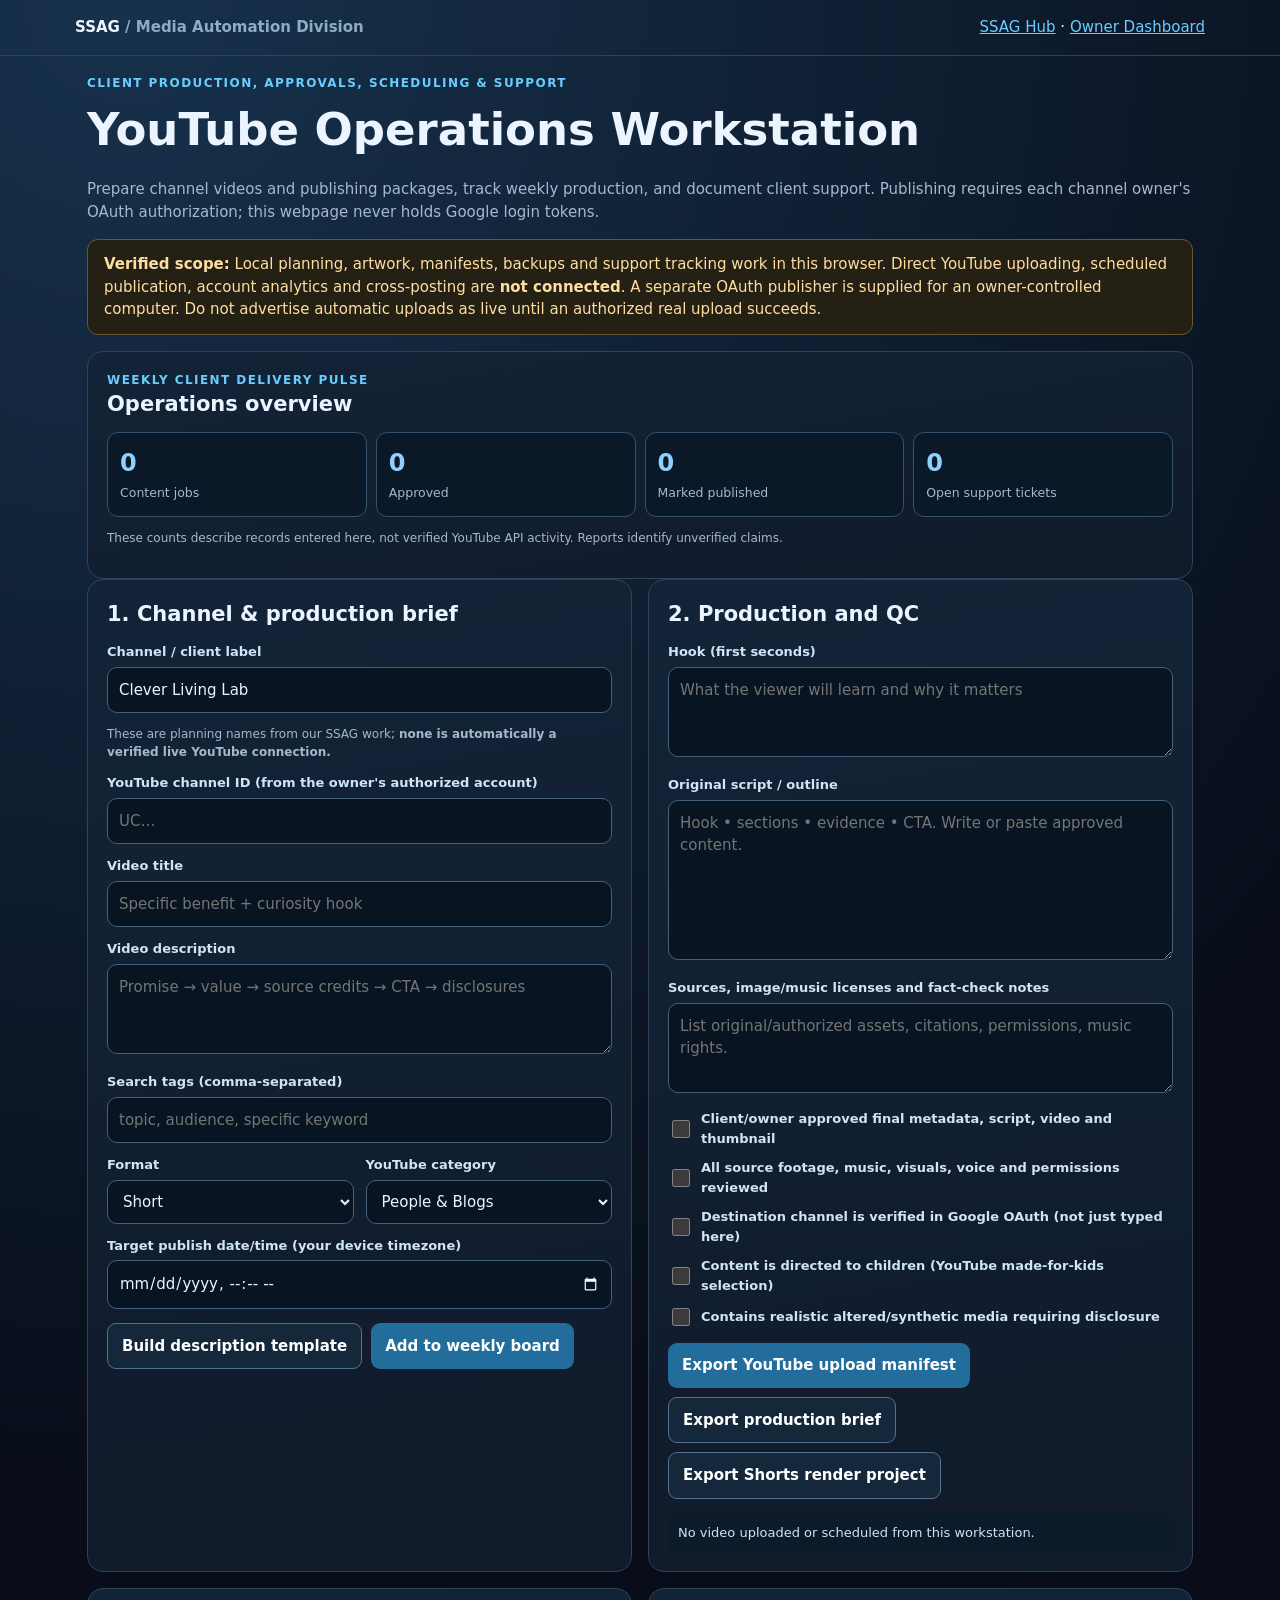
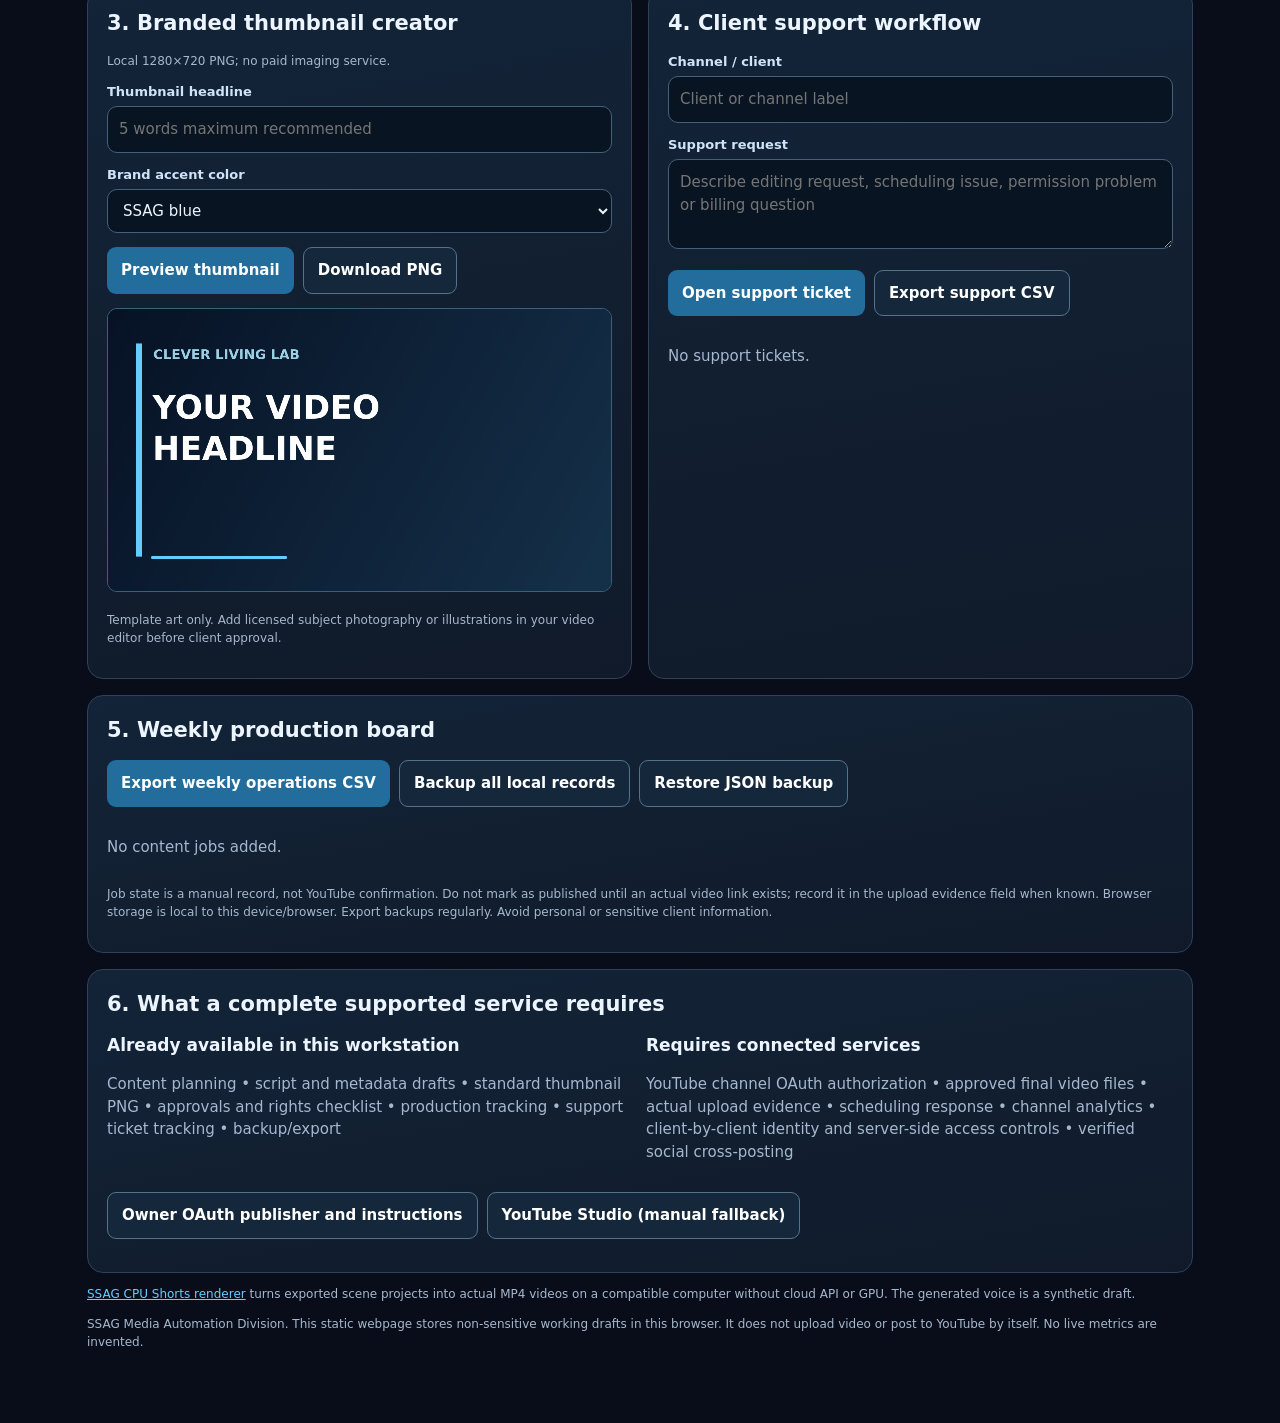
<file: youtube-operations/index.html>
<!doctype html>
<html lang="en"><head><meta charset="utf-8"><meta name="viewport" content="width=device-width,initial-scale=1">
<meta name="robots" content="noindex,nofollow,noarchive"><title>SSAG YouTube Operations | Owner Workstation</title>
<style>
:root{color-scheme:dark;--bg:#080d19;--pane:#111d2e;--line:#304158;--fg:#ecf5ff;--muted:#a6b8ce;--accent:#68cdff;--red:#ff9c89;--green:#64e6b2}*{box-sizing:border-box}body{margin:0;background:radial-gradient(circle at 10% 0,#17314c,#080d19 46%);color:var(--fg);font:15px/1.5 system-ui,-apple-system,Segoe UI,Arial,sans-serif}header{padding:16px max(18px,calc((100vw - 1130px)/2));border-bottom:1px solid var(--line);display:flex;justify-content:space-between;flex-wrap:wrap;gap:8px}a{color:var(--accent)}main{max-width:1140px;margin:auto;padding:18px 17px 60px}h1{font-size:clamp(30px,5vw,45px);margin:4px 0}h2{font-size:21px;margin:0 0 12px}h3{margin:0 0 6px;font-size:17px}p{color:var(--muted)}.eyebrow{font-size:12px;text-transform:uppercase;letter-spacing:.12em;color:var(--accent);font-weight:900}.grid{display:grid;grid-template-columns:repeat(2,minmax(0,1fr));gap:16px}.panel{background:linear-gradient(170deg,#132438,#101a2a);border:1px solid var(--line);border-radius:16px;padding:19px;min-width:0}.wide{grid-column:1/-1}.callout{padding:13px 16px;background:#242114;border:1px solid #695731;color:#ffdda2;border-radius:11px;margin:16px 0}.pill{font-size:12px;padding:4px 9px;border:1px solid #4b6d88;border-radius:99px;color:#bfeeff}label{display:block;margin-top:12px;margin-bottom:5px;font-size:13px;font-weight:750;color:#cfe5f7}input,textarea,select{width:100%;background:#081422;color:var(--fg);font:inherit;padding:11px;border:1px solid #456079;border-radius:10px}input[type=checkbox]{width:18px;height:18px;flex:none}textarea{min-height:90px;resize:vertical}button,.btn{display:inline-flex;justify-content:center;align-items:center;border:0;cursor:pointer;border-radius:9px;padding:11px 14px;color:white;background:#226d9b;text-decoration:none;font:inherit;font-weight:800}button:disabled{opacity:.5;cursor:not-allowed}.outline{background:#15283b;border:1px solid #54728b}.warn{background:#51302c}.actions{display:flex;gap:9px;flex-wrap:wrap;margin:14px 0}.small{font-size:12px;color:var(--muted)}.hint{font-size:12px;color:#ffcf82}.stack{display:grid;gap:10px}.task{padding:12px;background:#0c1a2b;border:1px solid #324a61;border-radius:11px;display:flex;align-items:flex-start;gap:10px;justify-content:space-between}.task p{margin:0}.task button{padding:7px 10px;font-size:12px}.checkline{display:flex;align-items:center;gap:8px;margin:10px 0}.counter{color:#8fd0ff;font-weight:900;font-size:24px}.cards{display:grid;grid-template-columns:repeat(4,minmax(0,1fr));gap:9px}.stat{border:1px solid #34526c;padding:12px;background:#0a1827;border-radius:11px}.stat small{color:var(--muted)}.preview{width:100%;max-width:540px;border-radius:10px;border:1px solid #3c607a}.status{padding:10px;border-radius:9px;background:#0b1b2a;white-space:pre-wrap;color:#cee5f5;font-size:13px}.row{display:flex;gap:12px;flex-wrap:wrap;align-items:center}.two{display:grid;grid-template-columns:1fr 1fr;gap:12px}.hidden{display:none!important}@media(max-width:720px){.grid,.two{grid-template-columns:1fr}.cards{grid-template-columns:repeat(2,1fr)}.panel{padding:15px}}@media print{header,.actions,button,.callout{display:none!important}body{color:#000;background:white}.panel{break-inside:avoid;background:white;color:#000}}
</style></head><body>
<header><strong>SSAG <span style="color:#8dacc6">/ Media Automation Division</span></strong><div><a href="../">SSAG Hub</a> · <a href="../owner-master-dashboard/">Owner Dashboard</a></div></header>
<main>
<div class="eyebrow">Client production, approvals, scheduling & support</div><h1>YouTube Operations Workstation</h1>
<p>Prepare channel videos and publishing packages, track weekly production, and document client support. Publishing requires each channel owner's OAuth authorization; this webpage never holds Google login tokens.</p>
<div class="callout"><strong>Verified scope:</strong> Local planning, artwork, manifests, backups and support tracking work in this browser. Direct YouTube uploading, scheduled publication, account analytics and cross-posting are <strong>not connected</strong>. A separate OAuth publisher is supplied for an owner-controlled computer. Do not advertise automatic uploads as live until an authorized real upload succeeds.</div>
<section class="panel"><div class="eyebrow">Weekly client delivery pulse</div><h2>Operations overview</h2>
<div class="cards"><div class="stat"><div class="counter" id="countAll">0</div><small>Content jobs</small></div><div class="stat"><div class="counter" id="countApproved">0</div><small>Approved</small></div><div class="stat"><div class="counter" id="countPublished">0</div><small>Marked published</small></div><div class="stat"><div class="counter" id="countSupport">0</div><small>Open support tickets</small></div></div>
<p class="small">These counts describe records entered here, not verified YouTube API activity. Reports identify unverified claims.</p>
</section>
<div class="grid">
<section class="panel"><h2>1. Channel & production brief</h2>
<label for="channel">Channel / client label</label><input id="channel" list="channels" maxlength="80" placeholder="e.g., Clever Living Lab" value="Clever Living Lab"><datalist id="channels"><option value="Clever Living Lab"><option value="Money Mindset Vault"><option value="Passive Hustle TV"><option value="Quantum Gadgetry"><option value="Circuit Salvage"></datalist>
<p class="small">These are planning names from our SSAG work; <strong>none is automatically a verified live YouTube connection.</strong></p>
<label for="channelId">YouTube channel ID (from the owner's authorized account)</label><input id="channelId" placeholder="UC…" maxlength="80" autocomplete="off">
<label for="titleInput">Video title</label><input id="titleInput" maxlength="100" placeholder="Specific benefit + curiosity hook">
<label for="description">Video description</label><textarea id="description" maxlength="5000" placeholder="Promise → value → source credits → CTA → disclosures"></textarea>
<label for="tags">Search tags (comma-separated)</label><input id="tags" placeholder="topic, audience, specific keyword">
<div class="two"><div><label for="videoType">Format</label><select id="videoType"><option>Short</option><option>Long-form</option><option>Livestream replay</option></select></div><div><label for="category">YouTube category</label><select id="category"><option value="22">People & Blogs</option><option value="28">Science & Technology</option><option value="27">Education</option><option value="24">Entertainment</option></select></div></div>
<label for="targetTime">Target publish date/time (your device timezone)</label><input type="datetime-local" id="targetTime">
<div class="actions"><button type="button" id="fillDesc" class="outline">Build description template</button><button type="button" id="createJob">Add to weekly board</button></div></section>
<section class="panel"><h2>2. Production and QC</h2>
<label for="hook">Hook (first seconds)</label><textarea id="hook" placeholder="What the viewer will learn and why it matters"></textarea>
<label for="script">Original script / outline</label><textarea id="script" style="min-height:160px" placeholder="Hook • sections • evidence • CTA. Write or paste approved content."></textarea>
<label for="sources">Sources, image/music licenses and fact-check notes</label><textarea id="sources" placeholder="List original/authorized assets, citations, permissions, music rights."></textarea>
<label class="checkline"><input type="checkbox" id="approval"> <span>Client/owner approved final metadata, script, video and thumbnail</span></label>
<label class="checkline"><input type="checkbox" id="rights"> <span>All source footage, music, visuals, voice and permissions reviewed</span></label>
<label class="checkline"><input type="checkbox" id="channelVerified"> <span>Destination channel is verified in Google OAuth (not just typed here)</span></label>
<label class="checkline"><input type="checkbox" id="madeForKids"> <span>Content is directed to children (YouTube made-for-kids selection)</span></label>
<label class="checkline"><input type="checkbox" id="synthetic"> <span>Contains realistic altered/synthetic media requiring disclosure</span></label>
<div class="actions"><button type="button" id="downloadPack">Export YouTube upload manifest</button><button type="button" id="downloadScript" class="outline">Export production brief</button><button type="button" id="exportRenderProject" class="outline">Export Shorts render project</button></div>
<div class="status" id="exportStatus">No video uploaded or scheduled from this workstation.</div>
</section>
<section class="panel"><h2>3. Branded thumbnail creator</h2>
<p class="small">Local 1280×720 PNG; no paid imaging service.</p>
<label for="thumbHeadline">Thumbnail headline</label><input id="thumbHeadline" maxlength="58" placeholder="5 words maximum recommended">
<label for="thumbAccent">Brand accent color</label><select id="thumbAccent"><option value="#64ccff">SSAG blue</option><option value="#ffaa4f">Gold</option><option value="#b58aff">Violet</option><option value="#72e5ab">Teal</option></select>
<div class="actions"><button type="button" id="renderThumbnail">Preview thumbnail</button><button type="button" id="saveThumbnail" class="outline">Download PNG</button></div>
<canvas id="thumb" width="1280" height="720" class="preview" aria-label="Thumbnail preview"></canvas>
<p class="small">Template art only. Add licensed subject photography or illustrations in your video editor before client approval.</p></section>
<section class="panel"><h2>4. Client support workflow</h2>
<label for="supportChannel">Channel / client</label><input id="supportChannel" maxlength="80" placeholder="Client or channel label">
<label for="supportTitle">Support request</label><textarea id="supportTitle" placeholder="Describe editing request, scheduling issue, permission problem or billing question" maxlength="800"></textarea>
<div class="actions"><button type="button" id="openTicket">Open support ticket</button><button type="button" id="exportTickets" class="outline">Export support CSV</button></div>
<div class="stack" id="tickets"><p>No tickets.</p></div></section>
<section class="panel wide"><h2>5. Weekly production board</h2><div class="actions"><button type="button" id="exportReport">Export weekly operations CSV</button><button type="button" id="exportBackup" class="outline">Backup all local records</button><label for="importBackup" class="btn outline" style="margin:0;cursor:pointer">Restore JSON backup</label><input id="importBackup" style="display:none" type="file" accept="application/json"></div>
<div class="stack" id="jobs"><p>No content jobs added.</p></div><p class="small">Job state is a manual record, not YouTube confirmation. Do not mark as published until an actual video link exists; record it in the upload evidence field when known. Browser storage is local to this device/browser. Export backups regularly. Avoid personal or sensitive client information.</p></section>
<section class="panel wide"><h2>6. What a complete supported service requires</h2><div class="two"><div><h3>Already available in this workstation</h3><p>Content planning • script and metadata drafts • standard thumbnail PNG • approvals and rights checklist • production tracking • support ticket tracking • backup/export</p></div><div><h3>Requires connected services</h3><p>YouTube channel OAuth authorization • approved final video files • actual upload evidence • scheduling response • channel analytics • client-by-client identity and server-side access controls • verified social cross-posting</p></div></div>
<div class="actions"><a class="btn outline" href="https://github.com/cezarmorris2021/ssag-hub-site/tree/main/youtube-operations/publisher">Owner OAuth publisher and instructions</a><a class="btn outline" href="https://studio.youtube.com/" target="_blank" rel="noreferrer">YouTube Studio (manual fallback)</a></div></section>
</div><footer><p class="small"><a href="https://github.com/cezarmorris2021/ssag-hub-site/tree/main/youtube-operations/renderer">SSAG CPU Shorts renderer</a> turns exported scene projects into actual MP4 videos on a compatible computer without cloud API or GPU. The generated voice is a synthetic draft.</p><p class="small">SSAG Media Automation Division. This static webpage stores non-sensitive working drafts in this browser. It does not upload video or post to YouTube by itself. No live metrics are invented.</p></footer></main>
<script>
"use strict";
const $=id=>document.getElementById(id);
const KEY='ssag-youtube-ops-v1';
let state={jobs:[],tickets:[]};try{const saved=JSON.parse(localStorage.getItem(KEY)||'null');if(saved&&Array.isArray(saved.jobs)&&Array.isArray(saved.tickets))state=saved}catch(e){}
const val=id=>$(id).value.trim();
const now=()=>new Date().toISOString();
function persist(){try{localStorage.setItem(KEY,JSON.stringify(state))}catch(e){alert('Browser storage unavailable. Download a JSON backup to avoid losing work.')}draw()}
function el(tag,txt,cls){const e=document.createElement(tag);if(txt!==undefined)e.textContent=String(txt);if(cls)e.className=cls;return e}
function safeName(s){return (s||'channel').replace(/[^a-z0-9_-]+/gi,'-').slice(0,45)}
function download(data,name,mime){const b=new Blob([data],{type:mime});const u=URL.createObjectURL(b);const a=document.createElement('a');a.href=u;a.download=name;a.click();setTimeout(()=>URL.revokeObjectURL(u),2500)}
const csvEscape=x=>'"'+String(x??'').replace(/"/g,'""')+'"';
function csv(rows){return rows.map(row=>row.map(csvEscape).join(',')).join('\r\n')+'\r\n'}
function meta(){return {channel:val('channel'),channel_id:val('channelId'),title:val('titleInput'),description:val('description'),tags:val('tags').split(',').map(x=>x.trim()).filter(Boolean),format:val('videoType'),category_id:val('category'),publish_at:$('targetTime').value?new Date($('targetTime').value).toISOString():null,made_for_kids:$('madeForKids').checked,contains_synthetic_media:$('synthetic').checked,approved:$('approval').checked,rights_confirmed:$('rights').checked,channel_verified:$('channelVerified').checked,source_notes:val('sources'),script:val('script'),hook:val('hook')}}
$('fillDesc').onclick=()=>{if(!val('titleInput')){alert('Add your video title first.');return}const c=val('channel')||'This channel';$('description').value='In this video: '+val('titleInput')+'\n\nWhat you will learn:\n• Main takeaway\n• How to apply it\n• Important limitations\n\nSubscribe for more from '+c+'.\n\nSources and media credits:\n[Add licensed sources and accurate disclosures]\n\n#'+c.replace(/[^a-z0-9]/gi,'').slice(0,25)};
$('createJob').onclick=()=>{const m=meta();if(!m.title||!m.channel){alert('Enter channel and title.');return}state.jobs.unshift({id:crypto.randomUUID(),channel:m.channel,title:m.title,format:m.format,publish_at:m.publish_at,status:'Planned',created_at:now(),video_url:'',approval:m.approved,rights:m.rights_confirmed});persist()};
function jobCard(j){const wrap=el('div',undefined,'task'),content=el('div');content.append(el('strong',j.title),el('p',j.channel+' • '+j.format+' • '+(j.publish_at?new Date(j.publish_at).toLocaleString():'No due date')+' • '+j.status,'small'));
const select=document.createElement('select');select.setAttribute('aria-label','Status of '+j.title);select.style.maxWidth='170px';['Planned','Scripted','Editing','Review','Approved','Scheduled','Published','Blocked'].forEach(x=>{const o=el('option',x);o.value=x;select.append(o)});select.value=j.status;select.onchange=()=>{if(['Scheduled','Published'].includes(select.value)&&!j.video_url){alert('Paste a verified video URL before marking scheduled or published.');select.value=j.status;return}j.status=select.value;persist()};
const link=document.createElement('input');link.type='url';link.placeholder='Actual YouTube video URL (optional)';link.setAttribute('aria-label','YouTube evidence link for '+j.title);link.value=j.video_url||'';link.style.marginTop='8px';link.onchange=()=>{const url=link.value.trim();if(url&&!/^https:\/\/(www\.)?(youtube\.com|youtu\.be)\//i.test(url)){alert('Use a real YouTube video URL.');link.value=j.video_url;return}j.video_url=url;if(!url&&['Scheduled','Published'].includes(j.status))j.status='Blocked';persist()};
content.append(link);const control=el('div');control.style.minWidth='130px';control.append(select);const del=el('button','Remove','outline');del.style.marginTop='8px';del.onclick=()=>{if(confirm('Remove this local content record?')){state.jobs=state.jobs.filter(x=>x.id!==j.id);persist()}};control.append(del);wrap.append(content,control);return wrap}
function ticketCard(t){const wrap=el('div',undefined,'task'),content=el('div');content.append(el('strong',t.channel),el('p',t.title,'small'));const button=el('button',t.closed?'Reopen':'Resolve', 'outline');button.onclick=()=>{t.closed=!t.closed;persist()};wrap.append(content,button);return wrap}
function draw(){$('jobs').replaceChildren(...(state.jobs.length?state.jobs.map(jobCard):[el('p','No content jobs added.')]));$('tickets').replaceChildren(...(state.tickets.length?state.tickets.map(ticketCard):[el('p','No support tickets.')]));$('countAll').textContent=state.jobs.length;$('countApproved').textContent=state.jobs.filter(x=>['Approved','Scheduled','Published'].includes(x.status)).length;$('countPublished').textContent=state.jobs.filter(x=>x.status==='Published').length;$('countSupport').textContent=state.tickets.filter(x=>!x.closed).length}
$('openTicket').onclick=()=>{if(!val('supportChannel')||!val('supportTitle')){alert('Enter channel and request.');return}state.tickets.unshift({id:crypto.randomUUID(),channel:val('supportChannel'),title:val('supportTitle'),created_at:now(),closed:false});$('supportTitle').value='';persist()};
$('exportTickets').onclick=()=>download(csv([['channel','request','opened_at','status'],...state.tickets.map(t=>[t.channel,t.title,t.created_at,t.closed?'resolved':'open'])]),'ssag-support.csv','text/csv');
$('exportReport').onclick=()=>download(csv([['channel','title','format','target_publish_utc','production_status','video_url','content_approved','rights_confirmed'],...state.jobs.map(j=>[j.channel,j.title,j.format,j.publish_at||'',j.status,j.video_url||'',j.approval,j.rights])]),'ssag-weekly-youtube-board.csv','text/csv');
$('exportBackup').onclick=()=>download(JSON.stringify({schema_version:1,exported_at:now(),...state},null,2),'ssag-youtube-backup.json','application/json');
$('importBackup').onchange=async e=>{const f=e.target.files[0];if(!f)return;try{if(f.size>2*1024*1024)throw Error('Backup too large');const d=JSON.parse(await f.text());if(d.schema_version!==1||!Array.isArray(d.jobs)||!Array.isArray(d.tickets)||d.jobs.length>3000||d.tickets.length>3000)throw Error('Wrong backup schema');if(!confirm('Replace this device\'s current YouTube working data?'))return;state={jobs:d.jobs,tickets:d.tickets};persist()}catch(err){alert('Could not import: '+err.message)}e.target.value=''};
$('downloadScript').onclick=()=>{const m=meta();download('CHANNEL: '+m.channel+'\nVIDEO: '+m.title+'\nHOOK:\n'+m.hook+'\n\nSCRIPT:\n'+m.script+'\n\nSOURCES / LICENSING:\n'+m.source_notes+'\n','ssag-production-'+safeName(m.title)+'.txt','text/plain')};
$('exportRenderProject').onclick=()=>{
 try{
  const draft=val('script');
  if(!draft)throw Error('Write an original scene-by-scene script first. Separate scenes with blank lines.');
  const paragraphs=draft.split(/\\n\\s*\\n/).map(p=>p.trim()).filter(Boolean);
  if(paragraphs.length>12)throw Error('Maximum 12 scenes for the CPU Shorts renderer.');
  const scenes=paragraphs.map(p=>{
    const lines=p.split('\\n').map(x=>x.trim()).filter(Boolean);
    const headline=lines[0]||'';
    const body=lines.slice(1).join(' ');
    if(!headline||headline.length>100||body.length>450)throw Error('Each scene must have a headline up to 100 characters and body up to 450.');
    return {headline,body,seconds:6,narration:[headline,body].filter(Boolean).join('. ')};
  });
  const project={channel:val('channel')||'SSAG',title:val('titleInput')||scenes[0].headline,
    accent:val('thumbAccent'),size:'720x1280',scenes};
  download(JSON.stringify(project,null,2),'ssag-short-project-'+safeName(project.title)+'.json','application/json');
  $('exportStatus').textContent='Real video project JSON exported locally; render it using SSAG CPU Shorts Renderer. No video has been rendered or uploaded in this browser.';
 }catch(e){$('exportStatus').textContent=e.message}
};
$('downloadPack').onclick=()=>{try{const m=meta();if(!m.title||m.title.length>100||!m.description||m.description.length>5000)throw Error('Enter a title (up to 100 chars) and description (up to 5,000 chars).');if(!m.approved||!m.rights_confirmed)throw Error('Client approval and media rights are required to export a publishable manifest.');if(!m.channel_verified||!/^UC[\w-]{20,}$/.test(m.channel_id))throw Error('Verify the YouTube channel with OAuth and enter its real channel ID first.');if(m.publish_at&&new Date(m.publish_at)<=new Date())throw Error('Scheduled date must be in the future.');const pack={schema_version:1,title:m.title,description:m.description,tags:m.tags,channel_id:m.channel_id,category_id:m.category_id,publish_at:m.publish_at,made_for_kids:m.made_for_kids,contains_synthetic_media:m.contains_synthetic_media,approved:m.approved,rights_confirmed:m.rights_confirmed,channel_verified:m.channel_verified,format:m.format,prepared_at:now()};download(JSON.stringify(pack,null,2),'ssag-youtube-manifest-'+safeName(m.title)+'.json','application/json');$('exportStatus').textContent='Manifest generated locally. No upload occurred. The separate publisher requires OAuth and an actual video file.'}catch(e){$('exportStatus').textContent=e.message}};
function rounded(ctx,x,y,w,h,r){ctx.beginPath();ctx.roundRect(x,y,w,h,r);ctx.fill()}
function thumbnail(){const c=$('thumb'),ctx=c.getContext('2d');const grad=ctx.createLinearGradient(0,0,1280,720);grad.addColorStop(0,'#071225');grad.addColorStop(1,'#15314a');ctx.fillStyle=grad;ctx.fillRect(0,0,1280,720);ctx.fillStyle=val('thumbAccent');ctx.fillRect(72,88,14,544);ctx.fillStyle='#9bcfe3';ctx.font='bold 34px system-ui';ctx.fillText((val('channel')||'SSAG').slice(0,34).toUpperCase(),115,128);const txt=val('thumbHeadline')||val('titleInput')||'YOUR VIDEO HEADLINE';const words=txt.split(/\s+/);const lines=[];let line='';ctx.font='900 83px system-ui';for(const w of words){if(ctx.measureText(line+' '+w).width>980&&line){lines.push(line);line=w}else line=(line?line+' ':'')+w}if(line)lines.push(line);ctx.fillStyle='#ffffff';lines.slice(0,4).forEach((l,i)=>ctx.fillText(l,113,280+i*105));ctx.fillStyle=val('thumbAccent');rounded(ctx,110,630,345,9,4)}
$('renderThumbnail').onclick=thumbnail;$('thumbAccent').onchange=thumbnail;$('saveThumbnail').onclick=()=>{thumbnail();$('thumb').toBlob(blob=>{if(blob){const u=URL.createObjectURL(blob);const a=document.createElement('a');a.href=u;a.download='ssag-thumbnail-'+safeName(val('titleInput'))+'.png';a.click();setTimeout(()=>URL.revokeObjectURL(u),2500)}},'image/png')};draw();thumbnail();
</script></body></html>
</file>
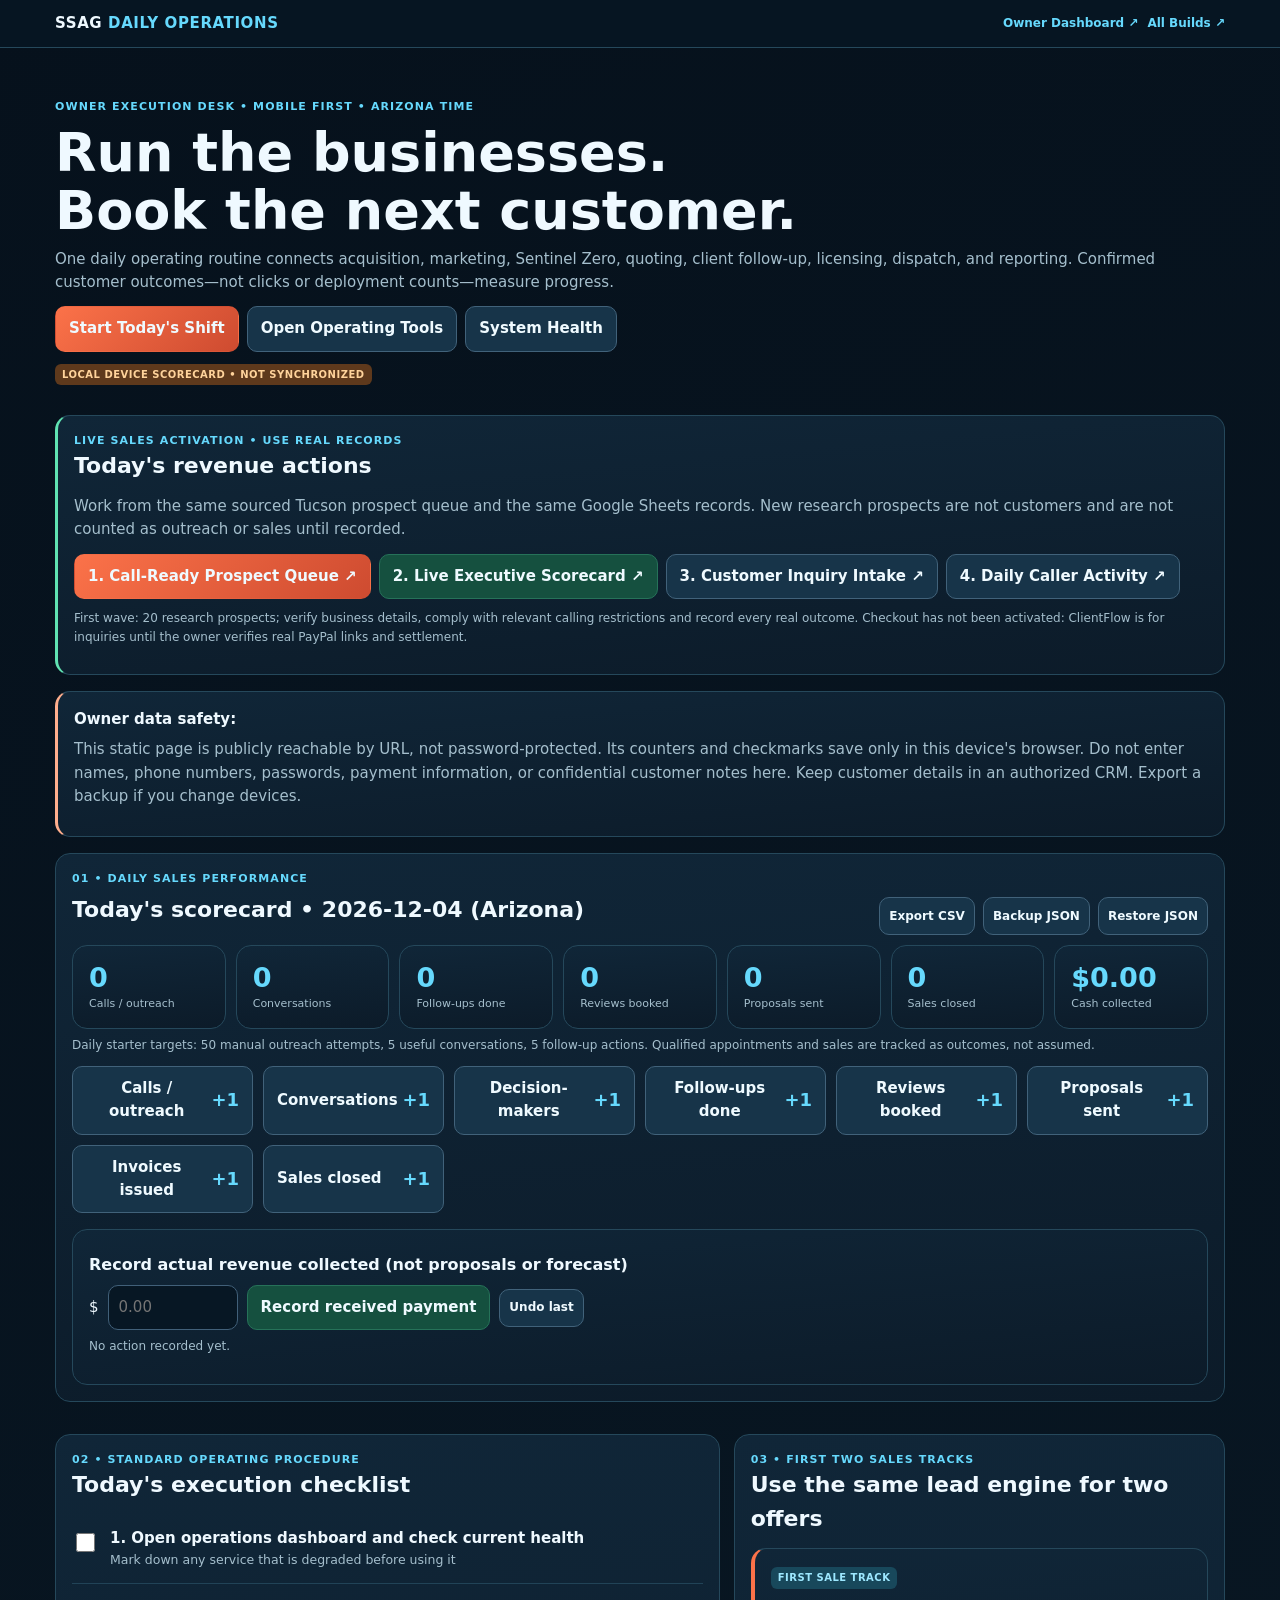
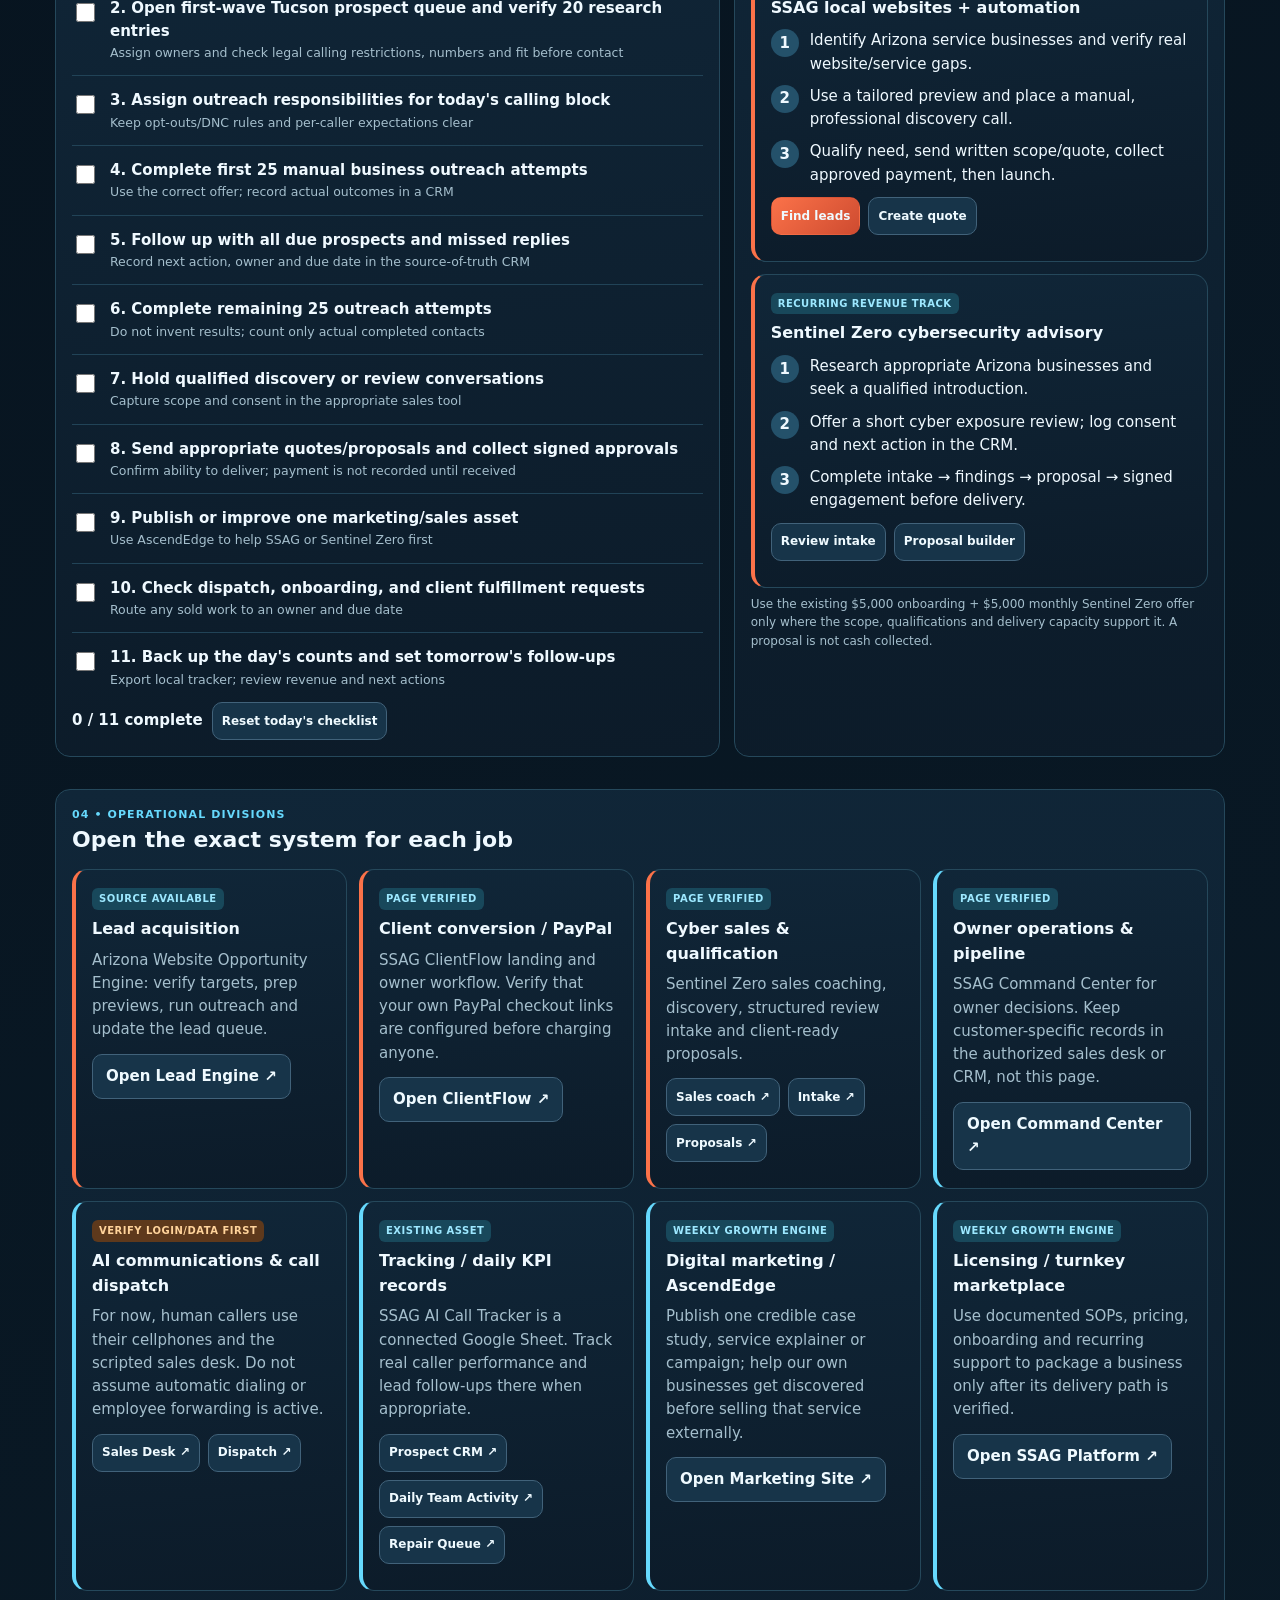
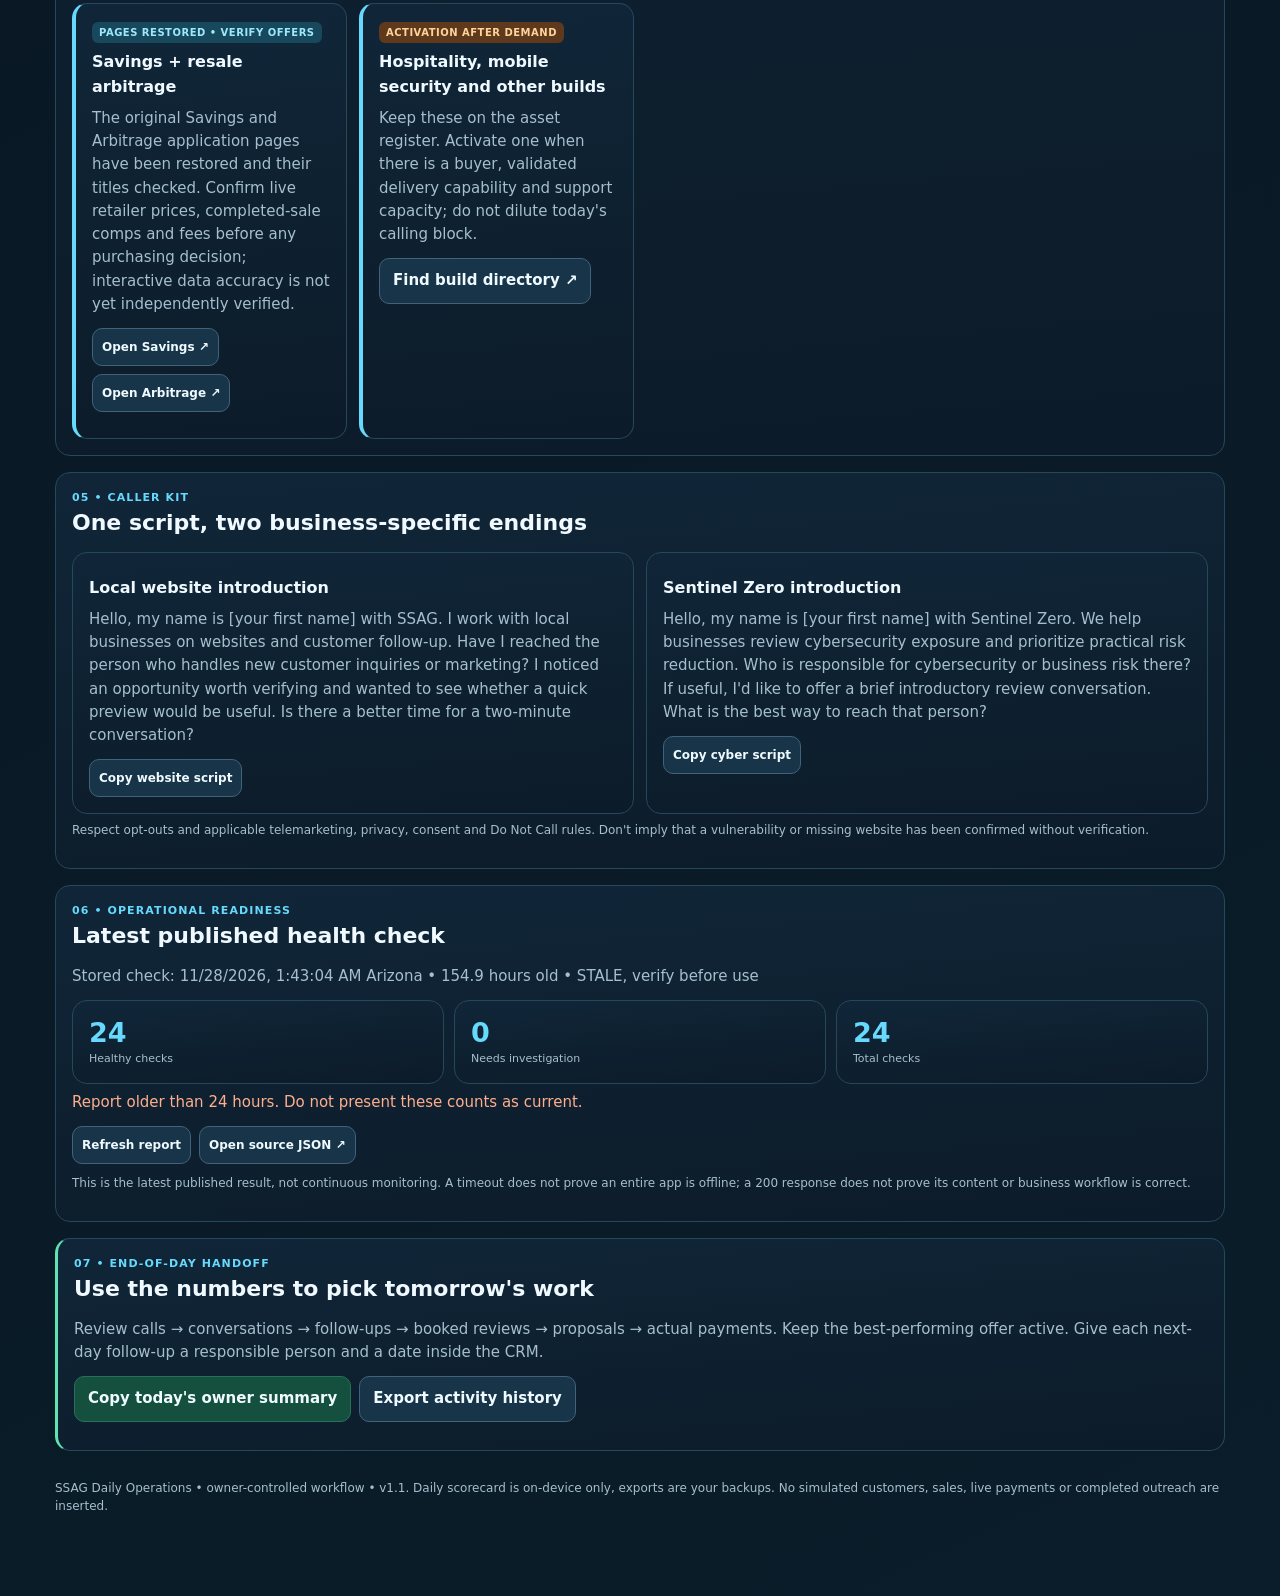
<file: owner-master-dashboard/daily-operations/index.html>
<!doctype html>
<html lang="en">
<head>
<meta charset="utf-8"><meta name="viewport" content="width=device-width,initial-scale=1,viewport-fit=cover">
<meta name="theme-color" content="#071421"><meta name="robots" content="noindex,nofollow">
<title>SSAG Daily Operations | Owner Sales & Execution Desk</title>
<style>
:root{--bg:#06121d;--panel:#102334;--line:#25485b;--text:#eff9ff;--muted:#a5bfcd;--ice:#66d9fd;--orange:#fb7249;--green:#60e3b2;--bad:#ffae8d}
*{box-sizing:border-box}body{margin:0;background:linear-gradient(155deg,#06111c,#0b1d2a);color:var(--text);font:15px/1.55 system-ui,Arial,sans-serif}a{color:var(--ice)}button,input,select{font:inherit}button{cursor:pointer}.shell{max-width:1200px;margin:auto;padding:18px 15px 80px}.top{background:#071724e8;border-bottom:1px solid var(--line);position:sticky;top:0;z-index:10}.topin{max-width:1200px;margin:auto;padding:12px 15px;display:flex;gap:12px;align-items:center;justify-content:space-between;flex-wrap:wrap}.brand{font-weight:900;letter-spacing:.04em}.brand span{color:var(--ice)}.top a{text-decoration:none;font-size:12px;font-weight:800}h1{font-size:clamp(31px,5vw,54px);line-height:1.06;margin:9px 0}h2{font-size:22px;margin:0 0 12px}h3{font-size:16px;margin:7px 0}p{margin:7px 0 12px;color:var(--muted)}.eyebrow{color:var(--ice);text-transform:uppercase;letter-spacing:.1em;font-weight:800;font-size:11px}.hero{padding:32px 0 14px}.grid{display:grid;grid-template-columns:repeat(auto-fit,minmax(235px,1fr));gap:12px}.stats{display:grid;grid-template-columns:repeat(auto-fit,minmax(115px,1fr));gap:10px}.card,.panel,.stat{background:linear-gradient(175deg,#102638,#0c1b29);border:1px solid var(--line);border-radius:15px;padding:16px}.panel{margin:16px 0}.stat strong{display:block;font-size:27px;line-height:1.2;color:var(--ice)}.stat small{display:block;color:var(--muted);font-size:11px}.tag{display:inline-block;border-radius:6px;padding:3px 7px;font-weight:850;font-size:10px;text-transform:uppercase;letter-spacing:.05em;background:#18485b;color:#9de8ff}.tag.check{background:#5e391c;color:#ffd39b}.tag.pause{background:#592c29;color:#ffb4a6}.btn{border:1px solid #41627a;color:#effaff;background:#173449;padding:10px 13px;border-radius:10px;text-decoration:none;font-weight:800;display:inline-flex;align-items:center;justify-content:center;gap:4px;min-height:44px}.btn.primary{background:linear-gradient(135deg,var(--orange),#ce4b30);border-color:transparent}.btn.green{background:#15503f;border-color:#267259}.btn.sm{min-height:38px;padding:7px 9px;font-size:12px}.actions{display:flex;gap:8px;flex-wrap:wrap;margin:10px 0}.muted{color:var(--muted)}.warning{border-left:3px solid var(--bad)}.success{border-left:3px solid var(--green)}.metric-controls{display:grid;grid-template-columns:repeat(auto-fit,minmax(165px,1fr));gap:10px}.metric-controls button{width:100%;justify-content:space-between}.metric-controls b{font-size:18px;color:var(--ice)}.task{display:flex;align-items:flex-start;gap:12px;border-top:1px solid #214357;padding:13px 0}.task:first-child{border-top:0}.task input{margin-top:6px;width:19px;height:19px;accent-color:#3fd5ae}.task label{flex:1;cursor:pointer}.task label strong{display:block}.task label small{display:block;color:var(--muted)}.flex{display:flex;align-items:center;gap:9px;flex-wrap:wrap}input[type=number],select{border:1px solid #416079;background:#071724;color:white;border-radius:10px;padding:10px;min-height:43px}input[type=number]{width:130px}.step{display:flex;gap:11px;align-items:flex-start;margin:9px 0}.step b{background:#24516a;border-radius:99px;width:28px;height:28px;display:inline-flex;align-items:center;justify-content:center;flex:none}.hint{font-size:12px;color:var(--muted)}.foot{font-size:12px;color:var(--muted);margin-top:28px}.lane{border-left:4px solid var(--ice)}.lane.priority{border-left-color:var(--orange)}.lane.disabled{border-left-color:#d6976c}.health-row{border-top:1px solid #26455c;padding:9px 0}.health-row:first-child{border-top:0}.health-row b{color:var(--ice)}@media(min-width:800px){.split{display:grid;grid-template-columns:1.15fr .85fr;gap:14px}}@media(max-width:500px){.topin{align-items:start}.actions .btn{flex:1}h2{font-size:20px}}
</style>
</head>
<body>
<header class="top"><div class="topin"><div class="brand">SSAG <span>DAILY OPERATIONS</span></div><div class="flex"><a href="../">Owner Dashboard ↗</a><a href="https://cezar-master-build-launchpad.vercel.app/">All Builds ↗</a></div></div></header>
<main class="shell">
<section class="hero"><div class="eyebrow">Owner execution desk • mobile first • Arizona time</div><h1>Run the businesses.<br>Book the next customer.</h1><p>One daily operating routine connects acquisition, marketing, Sentinel Zero, quoting, client follow-up, licensing, dispatch, and reporting. Confirmed customer outcomes—not clicks or deployment counts—measure progress.</p><div class="actions"><a class="btn primary" href="#today">Start Today's Shift</a><a class="btn" href="#tools">Open Operating Tools</a><a class="btn" href="#systems">System Health</a></div><div class="tag check" id="saveMode">Local device scorecard • not synchronized</div></section>
<section class="panel success" id="call-ready">
  <div class="eyebrow">Live sales activation • use real records</div>
  <h2>Today's revenue actions</h2>
  <p>Work from the same sourced Tucson prospect queue and the same Google Sheets records. New research prospects are not customers and are not counted as outreach or sales until recorded.</p>
  <div class="actions">
    <a class="btn primary" target="_blank" rel="noopener" href="https://docs.google.com/spreadsheets/d/1-AZV0e8WxusVytTphS3D30bLTIatc87ydqE03hnWHRc/edit#gid=913004">1. Call-Ready Prospect Queue ↗</a>
    <a class="btn green" target="_blank" rel="noopener" href="https://docs.google.com/spreadsheets/d/1-AZV0e8WxusVytTphS3D30bLTIatc87ydqE03hnWHRc/edit#gid=913005">2. Live Executive Scorecard ↗</a>
    <a class="btn" target="_blank" rel="noopener" href="https://ssag-paypal-clientflow.vercel.app/#contact">3. Customer Inquiry Intake ↗</a>
    <a class="btn" target="_blank" rel="noopener" href="https://docs.google.com/spreadsheets/d/1-AZV0e8WxusVytTphS3D30bLTIatc87ydqE03hnWHRc/edit#gid=913001">4. Daily Caller Activity ↗</a>
  </div>
  <p class="hint">First wave: 20 research prospects; verify business details, comply with relevant calling restrictions and record every real outcome. Checkout has not been activated: ClientFlow is for inquiries until the owner verifies real PayPal links and settlement.</p>
</section>
<div class="panel warning"><b>Owner data safety:</b><p>This static page is publicly reachable by URL, not password-protected. Its counters and checkmarks save only in this device's browser. Do not enter names, phone numbers, passwords, payment information, or confidential customer notes here. Keep customer details in an authorized CRM. Export a backup if you change devices.</p></div>
<section class="panel" id="today"><div class="eyebrow">01 • Daily sales performance</div><div class="flex" style="justify-content:space-between"><h2 id="dateTitle">Today</h2><div class="actions"><button class="btn sm" id="exportCsv">Export CSV</button><button class="btn sm" id="backup">Backup JSON</button><label class="btn sm">Restore JSON<input id="restore" type="file" accept=".json,application/json" hidden></label></div></div><div class="stats" id="stats"></div><p class="hint">Daily starter targets: 50 manual outreach attempts, 5 useful conversations, 5 follow-up actions. Qualified appointments and sales are tracked as outcomes, not assumed.</p><div class="metric-controls" id="metricControls"></div><div class="panel" style="margin-bottom:0"><h3>Record actual revenue collected (not proposals or forecast)</h3><div class="flex"><span>$</span><input id="cashAmount" type="number" min="0" step=".01" placeholder="0.00" inputmode="decimal"><button class="btn green" id="addCash">Record received payment</button><button class="btn sm" id="undo" title="Undo last counter or task action">Undo last</button></div><p class="hint" id="lastAction" aria-live="polite">No action recorded yet.</p></div></section>
<div class="split">
<section class="panel"><div class="eyebrow">02 • Standard operating procedure</div><h2>Today's execution checklist</h2><div id="tasks"></div><div class="flex"><b id="progress">0 / 0 complete</b><button id="resetTasks" class="btn sm">Reset today's checklist</button></div></section>
<section class="panel"><div class="eyebrow">03 • First two sales tracks</div><h2>Use the same lead engine for two offers</h2>
<div class="card lane priority"><span class="tag">First sale track</span><h3>SSAG local websites + automation</h3><div class="step"><b>1</b><div>Identify Arizona service businesses and verify real website/service gaps.</div></div><div class="step"><b>2</b><div>Use a tailored preview and place a manual, professional discovery call.</div></div><div class="step"><b>3</b><div>Qualify need, send written scope/quote, collect approved payment, then launch.</div></div><div class="actions"><a class="btn sm primary" href="../../arizona-website-opportunity-engine/">Find leads</a><a class="btn sm" href="../../revenue-ready-make-good/quoteforge-local/">Create quote</a></div></div>
<div class="card lane priority" style="margin-top:12px"><span class="tag">Recurring revenue track</span><h3>Sentinel Zero cybersecurity advisory</h3><div class="step"><b>1</b><div>Research appropriate Arizona businesses and seek a qualified introduction.</div></div><div class="step"><b>2</b><div>Offer a short cyber exposure review; log consent and next action in the CRM.</div></div><div class="step"><b>3</b><div>Complete intake → findings → proposal → signed engagement before delivery.</div></div><div class="actions"><a class="btn sm" href="https://sentinel-zero-review-intake.vercel.app/">Review intake</a><a class="btn sm" href="https://sentinel-zero-proposal-builder.vercel.app/">Proposal builder</a></div></div>
<p class="hint">Use the existing $5,000 onboarding + $5,000 monthly Sentinel Zero offer only where the scope, qualifications and delivery capacity support it. A proposal is not cash collected.</p>
</section></div>
<section class="panel" id="tools"><div class="eyebrow">04 • Operational divisions</div><h2>Open the exact system for each job</h2><div class="grid" id="toolGrid">
<div class="card lane priority"><span class="tag">Source available</span><h3>Lead acquisition</h3><p>Arizona Website Opportunity Engine: verify targets, prep previews, run outreach and update the lead queue.</p><a class="btn" href="../../arizona-website-opportunity-engine/">Open Lead Engine ↗</a></div>
<div class="card lane priority"><span class="tag">Page verified</span><h3>Client conversion / PayPal</h3><p>SSAG ClientFlow landing and owner workflow. Verify that your own PayPal checkout links are configured before charging anyone.</p><a class="btn" href="https://ssag-paypal-clientflow.vercel.app/">Open ClientFlow ↗</a></div>
<div class="card lane priority"><span class="tag">Page verified</span><h3>Cyber sales & qualification</h3><p>Sentinel Zero sales coaching, discovery, structured review intake and client-ready proposals.</p><div class="actions"><a class="btn sm" href="https://sentinel-zero-sales-coach.vercel.app/">Sales coach ↗</a><a class="btn sm" href="https://sentinel-zero-review-intake.vercel.app/">Intake ↗</a><a class="btn sm" href="https://sentinel-zero-proposal-builder.vercel.app/">Proposals ↗</a></div></div>
<div class="card lane"><span class="tag">Page verified</span><h3>Owner operations & pipeline</h3><p>SSAG Command Center for owner decisions. Keep customer-specific records in the authorized sales desk or CRM, not this page.</p><a class="btn" href="https://ssag-command-center.vercel.app/">Open Command Center ↗</a></div>
<div class="card lane"><span class="tag check">Verify login/data first</span><h3>AI communications & call dispatch</h3><p>For now, human callers use their cellphones and the scripted sales desk. Do not assume automatic dialing or employee forwarding is active.</p><div class="actions"><a class="btn sm" href="https://sentinel-zero-ai-outbound.onrender.com/sales">Sales Desk ↗</a><a class="btn sm" href="https://datatranferservice-hue.github.io/employee-call-dispatch/">Dispatch ↗</a></div></div>
<div class="card lane"><span class="tag">Existing asset</span><h3>Tracking / daily KPI records</h3><p>SSAG AI Call Tracker is a connected Google Sheet. Track real caller performance and lead follow-ups there when appropriate.</p><div class="actions"><a class="btn sm" href="https://docs.google.com/spreadsheets/d/1-AZV0e8WxusVytTphS3D30bLTIatc87ydqE03hnWHRc/edit#gid=0">Prospect CRM ↗</a><a class="btn sm" href="https://docs.google.com/spreadsheets/d/1-AZV0e8WxusVytTphS3D30bLTIatc87ydqE03hnWHRc/edit#gid=913001">Daily Team Activity ↗</a><a class="btn sm" href="https://docs.google.com/spreadsheets/d/1-AZV0e8WxusVytTphS3D30bLTIatc87ydqE03hnWHRc/edit#gid=913003">Repair Queue ↗</a></div></div>
<div class="card lane"><span class="tag">Weekly growth engine</span><h3>Digital marketing / AscendEdge</h3><p>Publish one credible case study, service explainer or campaign; help our own businesses get discovered before selling that service externally.</p><a class="btn" href="https://cezarmorris2021.github.io/ascendedge-site/">Open Marketing Site ↗</a></div>
<div class="card lane"><span class="tag">Weekly growth engine</span><h3>Licensing / turnkey marketplace</h3><p>Use documented SOPs, pricing, onboarding and recurring support to package a business only after its delivery path is verified.</p><a class="btn" href="https://ssag-platform-public.vercel.app/">Open SSAG Platform ↗</a></div>
<div class="card lane"><span class="tag">Pages restored • verify offers</span><h3>Savings + resale arbitrage</h3><p>The original Savings and Arbitrage application pages have been restored and their titles checked. Confirm live retailer prices, completed-sale comps and fees before any purchasing decision; interactive data accuracy is not yet independently verified.</p><div class="actions"><a class="btn sm" href="https://savings-command-center.vercel.app/">Open Savings ↗</a><a class="btn sm" href="https://retail-arbitrage-command-center.vercel.app/">Open Arbitrage ↗</a></div></div>
<div class="card lane"><span class="tag check">Activation after demand</span><h3>Hospitality, mobile security and other builds</h3><p>Keep these on the asset register. Activate one when there is a buyer, validated delivery capability and support capacity; do not dilute today's calling block.</p><a class="btn" href="https://cezar-master-build-launchpad.vercel.app/">Find build directory ↗</a></div>
</div></section>
<section class="panel"><div class="eyebrow">05 • Caller kit</div><h2>One script, two business-specific endings</h2><div class="grid">
<div class="card"><h3>Local website introduction</h3><p id="websiteScript">Hello, my name is [your first name] with SSAG. I work with local businesses on websites and customer follow-up. Have I reached the person who handles new customer inquiries or marketing? I noticed an opportunity worth verifying and wanted to see whether a quick preview would be useful. Is there a better time for a two-minute conversation?</p><button class="btn sm" data-copy="websiteScript">Copy website script</button></div>
<div class="card"><h3>Sentinel Zero introduction</h3><p id="cyberScript">Hello, my name is [your first name] with Sentinel Zero. We help businesses review cybersecurity exposure and prioritize practical risk reduction. Who is responsible for cybersecurity or business risk there? If useful, I'd like to offer a brief introductory review conversation. What is the best way to reach that person?</p><button class="btn sm" data-copy="cyberScript">Copy cyber script</button></div>
</div><p class="hint">Respect opt-outs and applicable telemarketing, privacy, consent and Do Not Call rules. Don't imply that a vulnerability or missing website has been confirmed without verification.</p></section>
<section class="panel" id="systems"><div class="eyebrow">06 • Operational readiness</div><h2>Latest published health check</h2><p id="healthTime" class="muted">Loading status snapshot…</p><div class="stats" id="healthStats"></div><div id="healthAlerts"></div><div class="actions"><button class="btn sm" id="healthRefresh">Refresh report</button><a class="btn sm" href="../system-status.json">Open source JSON ↗</a></div><p class="hint">This is the latest published result, not continuous monitoring. A timeout does not prove an entire app is offline; a 200 response does not prove its content or business workflow is correct.</p></section>
<section class="panel success"><div class="eyebrow">07 • End-of-day handoff</div><h2>Use the numbers to pick tomorrow's work</h2><p>Review calls → conversations → follow-ups → booked reviews → proposals → actual payments. Keep the best-performing offer active. Give each next-day follow-up a responsible person and a date inside the CRM.</p><div class="actions"><button class="btn green" id="copySummary">Copy today's owner summary</button><button class="btn" id="exportCsv2">Export activity history</button></div><p class="hint" id="copyFeedback" aria-live="polite"></p></section>
<div class="foot">SSAG Daily Operations • owner-controlled workflow • v1.1. Daily scorecard is on-device only, exports are your backups. No simulated customers, sales, live payments or completed outreach are inserted.</div>
</main>
<script>
(function(){
"use strict";
const storageKey="ssag.daily.ops.v1";
const fmtDate=d=>new Intl.DateTimeFormat("en-CA",{timeZone:"America/Phoenix",year:"numeric",month:"2-digit",day:"2-digit"}).format(d);
const today=fmtDate(new Date()), safeNums=["dials","conversations","decisions","followups","booked","proposals","invoices","closed","cash"];
const labels={dials:"Calls / outreach",conversations:"Conversations",decisions:"Decision-makers",followups:"Follow-ups done",booked:"Reviews booked",proposals:"Proposals sent",invoices:"Invoices issued",closed:"Sales closed",cash:"Cash collected"};
const tasks=[
["Open operations dashboard and check current health","Mark down any service that is degraded before using it"],
["Open first-wave Tucson prospect queue and verify 20 research entries","Assign owners and check legal calling restrictions, numbers and fit before contact"],
["Assign outreach responsibilities for today's calling block","Keep opt-outs/DNC rules and per-caller expectations clear"],
["Complete first 25 manual business outreach attempts","Use the correct offer; record actual outcomes in a CRM"],
["Follow up with all due prospects and missed replies","Record next action, owner and due date in the source-of-truth CRM"],
["Complete remaining 25 outreach attempts","Do not invent results; count only actual completed contacts"],
["Hold qualified discovery or review conversations","Capture scope and consent in the appropriate sales tool"],
["Send appropriate quotes/proposals and collect signed approvals","Confirm ability to deliver; payment is not recorded until received"],
["Publish or improve one marketing/sales asset","Use AscendEdge to help SSAG or Sentinel Zero first"],
["Check dispatch, onboarding, and client fulfillment requests","Route any sold work to an owner and due date"],
["Back up the day's counts and set tomorrow's follow-ups","Export local tracker; review revenue and next actions"]
];
let data={days:{}},undoState=null;
try{const d=JSON.parse(localStorage.getItem(storageKey)||"{}");if(d&&typeof d==="object"&&d.days&&typeof d.days==="object")data=d}catch(_){}
const empty=()=>({dials:0,conversations:0,decisions:0,followups:0,booked:0,proposals:0,invoices:0,closed:0,cash:0,checks:[],actions:[]});
if(!data.days[today])data.days[today]=empty();
let day=data.days[today];
const $=(id)=>document.getElementById(id);
function save(){try{localStorage.setItem(storageKey,JSON.stringify(data))}catch(e){$("lastAction").textContent="Storage failed. Export a backup: "+e.message}}
function pushUndo(){undoState=JSON.stringify(data.days[today])}
function num(v){const n=Number(v);return Number.isFinite(n)&&n>=0?n:0}
function add(k,amt){pushUndo();day[k]=+(num(day[k])+amt).toFixed(2);day.actions.push({at:new Date().toISOString(),type:k,amount:amt});save();render();$("lastAction").textContent="Recorded "+labels[k]+": +"+amt}
function render(){
const stats=$("stats");stats.replaceChildren();
for(const k of ["dials","conversations","followups","booked","proposals","closed","cash"]){const card=document.createElement("div");card.className="stat";const value=document.createElement("strong");value.textContent=k==="cash"?"$"+num(day[k]).toFixed(2):String(num(day[k]));const lbl=document.createElement("small");lbl.textContent=labels[k];card.append(value,lbl);stats.append(card)}
$("dateTitle").textContent="Today's scorecard • "+today+" (Arizona)";
const done=day.checks.filter(x=>Number.isInteger(x)&&x>=0&&x<tasks.length).length;$("progress").textContent=done+" / "+tasks.length+" complete";
const tb=$("tasks");tb.replaceChildren();tasks.forEach(([name,detail],i)=>{const row=document.createElement("div");row.className="task";const id="step"+i;const ch=document.createElement("input");ch.type="checkbox";ch.id=id;ch.checked=day.checks.includes(i);ch.addEventListener("change",()=>{pushUndo();day.checks=ch.checked?[...new Set([...day.checks,i])]:day.checks.filter(x=>x!==i);save();render()});const lab=document.createElement("label");lab.htmlFor=id;const b=document.createElement("strong");b.textContent=(i+1)+". "+name;const sm=document.createElement("small");sm.textContent=detail;lab.append(b,sm);row.append(ch,lab);tb.append(row)})}
for(const key of ["dials","conversations","decisions","followups","booked","proposals","invoices","closed"]){
const b=document.createElement("button");b.className="btn";b.type="button";b.innerHTML="<span></span><b>+1</b>";b.firstChild.textContent=labels[key];b.addEventListener("click",()=>add(key,1));$("metricControls").append(b)}
$("addCash").addEventListener("click",()=>{const x=Number($("cashAmount").value);if(!Number.isFinite(x)||x<=0||x>100000000){$("lastAction").textContent="Enter an actual positive payment amount.";return}add("cash",x);$("cashAmount").value=""});
$("undo").addEventListener("click",()=>{if(!undoState){$("lastAction").textContent="No recent action to undo.";return}const old=JSON.parse(undoState);undoState=null;data.days[today]=old;day=old;save();render();$("lastAction").textContent="Last action undone."});
$("resetTasks").addEventListener("click",()=>{if(!confirm("Reset only today's checklist? Recorded sales totals will remain."))return;pushUndo();day.checks=[];save();render()});
function escapeCSV(x){return '"'+String(x??"").replace(/"/g,'""')+'"'}
function download(name,type,content){const link=document.createElement("a");const blob=new Blob([content],{type});link.href=URL.createObjectURL(blob);link.download=name;link.click();setTimeout(()=>URL.revokeObjectURL(link.href),1000)}
function exportCSV(){const headers=["Date",...safeNums.map(k=>labels[k]),"Tasks complete","Total tasks"];const rows=[headers,...Object.keys(data.days).sort().map(d=>{const o=data.days[d];return[d,...safeNums.map(k=>num(o[k])),Array.isArray(o.checks)?o.checks.length:0,tasks.length]})];download("ssag-activity-"+today+".csv","text/csv;charset=utf-8",rows.map(row=>row.map(escapeCSV).join(",")).join("\r\n"))}
$("exportCsv").onclick=exportCSV;$("exportCsv2").onclick=exportCSV;
$("backup").onclick=()=>download("ssag-daily-backup-"+today+".json","application/json",JSON.stringify({version:1,exportedAt:new Date().toISOString(),days:data.days},null,2));
$("restore").addEventListener("change",async e=>{const f=e.target.files[0];if(!f)return;try{const j=JSON.parse(await f.text());if(!j.days||typeof j.days!=="object")throw Error("Invalid backup");if(!confirm("Restore this backup and replace the current device's scorecard history?"))return;const output={};for(const [date,v] of Object.entries(j.days)){if(!/^\d{4}-\d{2}-\d{2}$/.test(date)||!v||typeof v!=="object")continue;const base=empty();safeNums.forEach(k=>base[k]=num(v[k]));base.checks=Array.isArray(v.checks)?v.checks.filter(x=>Number.isInteger(x)&&x>=0&&x<tasks.length):[];base.actions=[];output[date]=base}data.days=output;data.days[today]||=empty();day=data.days[today];save();render();$("lastAction").textContent="Backup restored on this device."}catch(err){alert("Cannot restore backup: "+err.message)}e.target.value=""});
for(const btn of document.querySelectorAll("[data-copy]"))btn.addEventListener("click",()=>navigator.clipboard.writeText($(btn.dataset.copy).textContent).then(()=>{btn.textContent="Copied"}).catch(()=>{btn.textContent="Select and copy the script"}));
function ownerSummary(){return "SSAG DAILY OWNER REPORT | "+today+" (Arizona)\nCalls/outreach: "+num(day.dials)+"\nConversations: "+num(day.conversations)+"\nDecision-makers: "+num(day.decisions)+"\nFollow-ups completed: "+num(day.followups)+"\nReviews booked: "+num(day.booked)+"\nProposals: "+num(day.proposals)+"\nInvoices: "+num(day.invoices)+"\nSales closed: "+num(day.closed)+"\nCash received: $"+num(day.cash).toFixed(2)+"\nExecution steps done: "+day.checks.length+"/"+tasks.length+"\nUnresolved follow-ups: check CRM; this page stores no lead identities."}
$("copySummary").onclick=()=>navigator.clipboard.writeText(ownerSummary()).then(()=>$("copyFeedback").textContent="Owner report copied. Paste into your approved owner log.").catch(()=>$("copyFeedback").textContent="Copy unavailable in this browser.");
function health(){
$("healthTime").textContent="Checking latest stored report…";
fetch("../system-status.json?ts="+Date.now(),{cache:"no-store"}).then(r=>{if(!r.ok)throw Error("HTTP "+r.status);return r.json()}).then(o=>{
const dt=new Date(o.checkedAt),age=(Date.now()-dt.getTime())/36e5;const isStale=!Number.isFinite(age)||age>24;
$("healthTime").textContent="Stored check: "+(Number.isFinite(age)?dt.toLocaleString("en-US",{timeZone:"America/Phoenix"})+" Arizona • "+age.toFixed(1)+" hours old":"Invalid timestamp")+(isStale?" • STALE, verify before use":" • Within 24-hour threshold");
const stats=$("healthStats");stats.replaceChildren();for(const [name,value] of [["Healthy checks",o.healthy],["Needs investigation",o.unhealthy],["Total checks",o.total]]){const el=document.createElement("div");el.className="stat";const st=document.createElement("strong");st.textContent=String(value);const la=document.createElement("small");la.textContent=name;el.append(st,la);stats.append(el)}
const alerts=$("healthAlerts");alerts.replaceChildren();for(const s of (o.systems||[]).filter(s=>!s.ok)){const row=document.createElement("div");row.className="health-row";const b=document.createElement("b");b.textContent=s.name;const p=document.createElement("div");p.className="hint";p.textContent=(s.classification==="endpoint_timeout"?"Backend health endpoint timeout — NOT a confirmed application outage":s.classification==="content_mismatch"?"CONFIRMED wrong page or content mismatch":s.classification==="http_error"?"HTTP error — investigate linked application":s.classification==="inventory_unavailable"?"GitHub public inventory unavailable":"Check requires separate verification") + (s.error?" • "+s.error:"");row.append(b,p);alerts.append(row)}
if(isStale){const p=document.createElement("p");p.style.color="var(--bad)";p.textContent="Report older than 24 hours. Do not present these counts as current.";alerts.prepend(p)}
}).catch(err=>$("healthTime").textContent="Health report unavailable. Do not assume systems are healthy: "+err.message)}
$("healthRefresh").onclick=health;
render();health();save();
})();
</script>
</body>
</html>
</file>
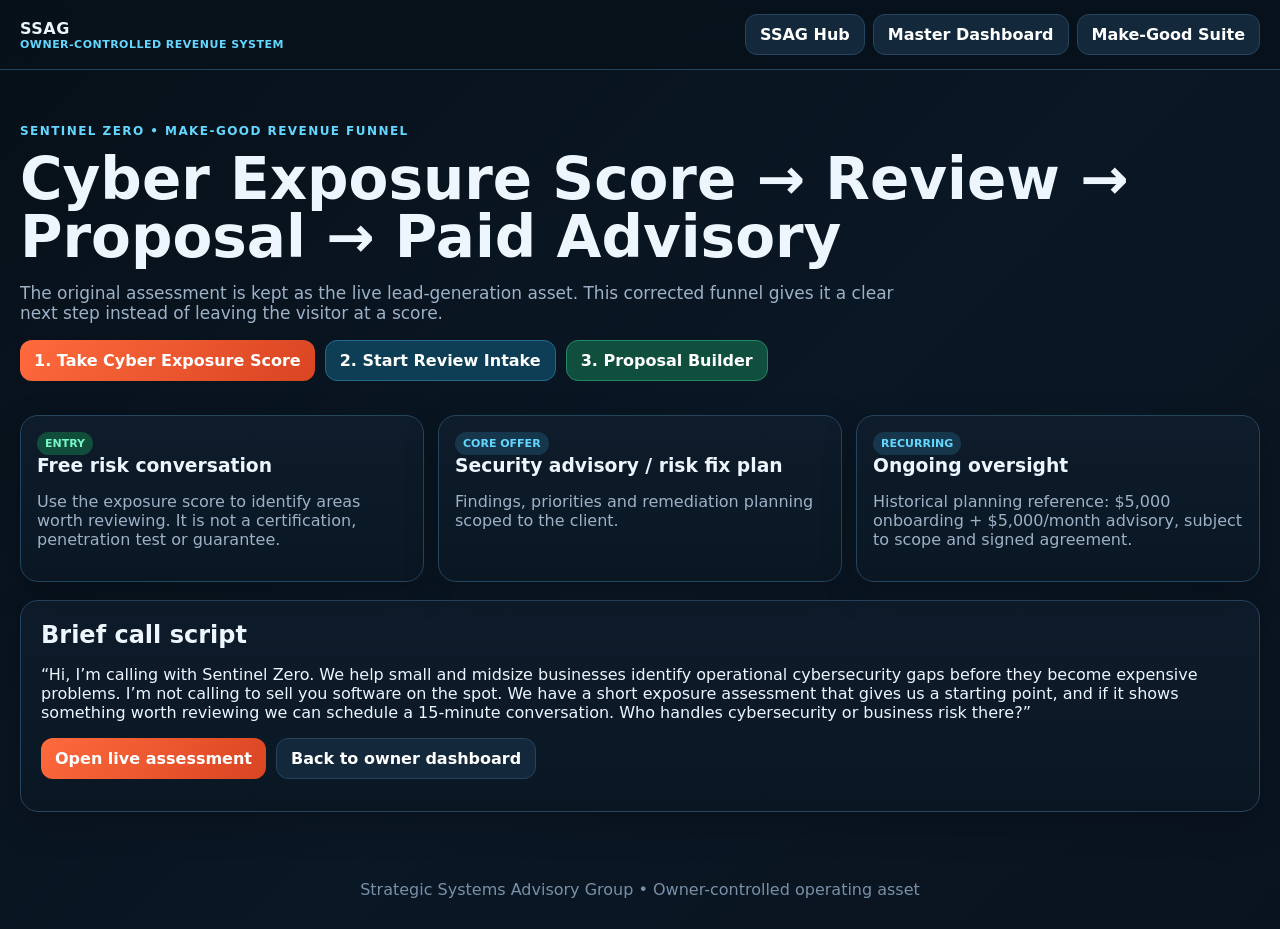
<file: revenue-ready-make-good/cyber-exposure-score/index.html>
<!doctype html><html><head><meta charset="utf-8"><meta name="viewport" content="width=device-width,initial-scale=1"><title>Sentinel Zero Cyber Exposure Score — Revenue Funnel</title><style>
:root{--bg:#07111b;--panel:#0e1c2b;--panel2:#14263a;--text:#edf6ff;--muted:#9db1c7;--ice:#63d7ff;--orange:#ff6b3d;--green:#3ee6a8;--line:#25445e;--gold:#f5c15d}*{box-sizing:border-box}body{margin:0;background:linear-gradient(135deg,#061019,#0a1724 55%,#09131e);color:var(--text);font-family:Inter,system-ui,-apple-system,Segoe UI,Arial,sans-serif}a{color:inherit}.shell{max-width:1400px;margin:auto;padding:20px}.top{position:sticky;top:0;z-index:10;background:rgba(7,17,27,.94);backdrop-filter:blur(12px);border-bottom:1px solid var(--line)}.topin{max-width:1400px;margin:auto;padding:14px 20px;display:flex;justify-content:space-between;gap:14px;align-items:center}.brand{font-weight:900;letter-spacing:.03em}.brand small{display:block;color:var(--ice);font-weight:700;font-size:11px}.nav{display:flex;gap:8px;flex-wrap:wrap}.btn{display:inline-flex;align-items:center;justify-content:center;border:1px solid var(--line);background:#13283b;color:#fff;border-radius:12px;padding:10px 14px;text-decoration:none;font-weight:800;cursor:pointer}.btn.primary{background:linear-gradient(135deg,var(--orange),#d94422);border:0}.btn.ice{background:#0d3e55;border-color:#236987}.btn.green{background:#104f3d;border-color:#238665}.hero{padding:34px 0 22px}.eyebrow{color:var(--ice);text-transform:uppercase;font-size:12px;font-weight:900;letter-spacing:.12em}.hero h1{font-size:clamp(30px,6vw,58px);line-height:1;margin:.2em 0}.hero p{color:var(--muted);max-width:900px;font-size:17px}.metrics{display:grid;grid-template-columns:repeat(auto-fit,minmax(150px,1fr));gap:12px;margin:18px 0}.metric,.card,.panel{background:linear-gradient(180deg,var(--panel),#0a1723);border:1px solid var(--line);border-radius:18px;box-shadow:0 12px 36px rgba(0,0,0,.2)}.metric{padding:16px}.metric strong{display:block;font-size:28px;color:var(--ice)}.metric span{color:var(--muted);font-size:12px}.panel{padding:20px;margin:18px 0}.panel h2{margin:0 0 8px}.grid{display:grid;grid-template-columns:repeat(auto-fit,minmax(260px,1fr));gap:14px}.card{padding:16px}.card h3{margin:0 0 6px}.card p{color:var(--muted)}.badge{display:inline-block;padding:5px 8px;border-radius:99px;background:#16364b;color:var(--ice);font-size:11px;font-weight:900}.badge.ready{background:#104d3a;color:#75f7c6}.toolbar{display:flex;gap:10px;flex-wrap:wrap;margin:12px 0}.footer{color:#7890a8;text-align:center;padding:30px 0}@media(max-width:760px){.topin{align-items:flex-start;flex-direction:column}}</style></head><body><header class="top"><div class="topin"><div class="brand">SSAG <small>OWNER-CONTROLLED REVENUE SYSTEM</small></div><nav class="nav"><a class="btn" href="/ssag-hub-site/">SSAG Hub</a><a class="btn" href="/ssag-hub-site/owner-master-dashboard/">Master Dashboard</a><a class="btn" href="/ssag-hub-site/revenue-ready-make-good/">Make-Good Suite</a></nav></div></header><main class="shell"><section class="hero"><div class="eyebrow">SENTINEL ZERO • MAKE-GOOD REVENUE FUNNEL</div><h1>Cyber Exposure Score → Review → Proposal → Paid Advisory</h1><p>The original assessment is kept as the live lead-generation asset. This corrected funnel gives it a clear next step instead of leaving the visitor at a score.</p><div class="toolbar"><a class="btn primary" target="_blank" href="https://sentinel-zero-cyber-exposure-score.vercel.app">1. Take Cyber Exposure Score</a><a class="btn ice" target="_blank" href="https://sentinel-zero-review-intake.vercel.app">2. Start Review Intake</a><a class="btn green" target="_blank" href="https://sentinel-zero-proposal-builder.vercel.app">3. Proposal Builder</a></div></section><section class="grid"><div class="card"><span class="badge ready">ENTRY</span><h3>Free risk conversation</h3><p>Use the exposure score to identify areas worth reviewing. It is not a certification, penetration test or guarantee.</p></div><div class="card"><span class="badge">CORE OFFER</span><h3>Security advisory / risk fix plan</h3><p>Findings, priorities and remediation planning scoped to the client.</p></div><div class="card"><span class="badge">RECURRING</span><h3>Ongoing oversight</h3><p>Historical planning reference: $5,000 onboarding + $5,000/month advisory, subject to scope and signed agreement.</p></div></section><section class="panel"><h2>Brief call script</h2><p>“Hi, I’m calling with Sentinel Zero. We help small and midsize businesses identify operational cybersecurity gaps before they become expensive problems. I’m not calling to sell you software on the spot. We have a short exposure assessment that gives us a starting point, and if it shows something worth reviewing we can schedule a 15-minute conversation. Who handles cybersecurity or business risk there?”</p><div class="toolbar"><a class="btn primary" href="https://sentinel-zero-cyber-exposure-score.vercel.app" target="_blank">Open live assessment</a><a class="btn" href="../../owner-master-dashboard/">Back to owner dashboard</a></div></section></main><footer class="footer">Strategic Systems Advisory Group • Owner-controlled operating asset</footer></body></html>
</file>
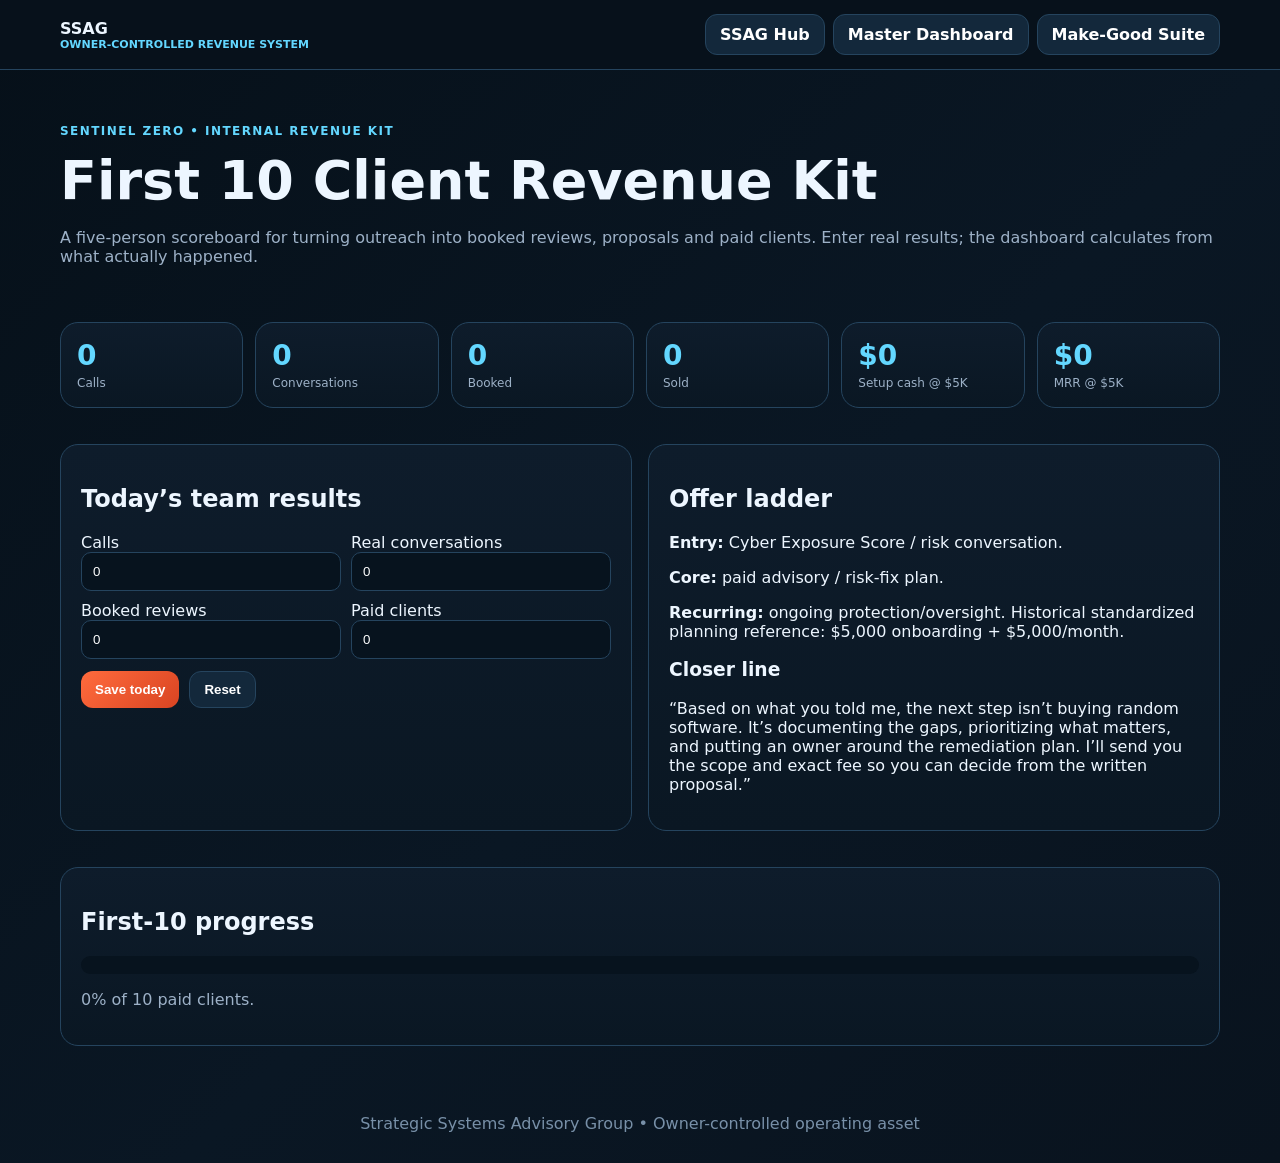
<file: revenue-ready-make-good/first-10-client-kit/index.html>
<!doctype html><html><head><meta charset="utf-8"><meta name="viewport" content="width=device-width,initial-scale=1"><meta name="robots" content="noindex,nofollow,noarchive,nosnippet"><title>Sentinel Zero First 10 Client Revenue Kit</title><style>:root{--panel:#0e1c2b;--text:#edf6ff;--muted:#9db1c7;--ice:#63d7ff;--orange:#ff6b3d;--line:#25445e}*{box-sizing:border-box}body{margin:0;background:linear-gradient(135deg,#061019,#0a1724 55%,#09131e);color:var(--text);font-family:Inter,system-ui,-apple-system,Segoe UI,Arial,sans-serif}a{color:inherit}.shell{max-width:1200px;margin:auto;padding:20px}.top{background:#07111b;border-bottom:1px solid var(--line)}.topin{max-width:1200px;margin:auto;padding:14px 20px;display:flex;justify-content:space-between;gap:14px;align-items:center}.brand{font-weight:900}.brand small{display:block;color:var(--ice);font-size:11px}.nav{display:flex;gap:8px;flex-wrap:wrap}.btn{display:inline-flex;align-items:center;justify-content:center;border:1px solid var(--line);background:#13283b;color:#fff;border-radius:12px;padding:10px 14px;text-decoration:none;font-weight:800;cursor:pointer}.btn.primary{background:linear-gradient(135deg,var(--orange),#d94422);border:0}.hero{padding:34px 0 22px}.eyebrow{color:var(--ice);text-transform:uppercase;font-size:12px;font-weight:900;letter-spacing:.12em}.hero h1{font-size:clamp(30px,6vw,54px);margin:.2em 0}.hero p,.muted{color:var(--muted)}.metrics{display:grid;grid-template-columns:repeat(auto-fit,minmax(150px,1fr));gap:12px;margin:18px 0}.metric,.panel{background:linear-gradient(180deg,var(--panel),#0a1723);border:1px solid var(--line);border-radius:18px}.metric{padding:16px}.metric strong{display:block;font-size:28px;color:var(--ice)}.metric span{color:var(--muted);font-size:12px}.panel{padding:20px;margin:18px 0}.split{display:grid;grid-template-columns:1fr 1fr;gap:16px}.formgrid{display:grid;grid-template-columns:1fr 1fr;gap:10px}.toolbar{display:flex;gap:10px;flex-wrap:wrap;margin:12px 0}input{background:#07131e;color:#fff;border:1px solid var(--line);border-radius:10px;padding:11px;width:100%}.footer{color:#7890a8;text-align:center;padding:30px 0}@media(max-width:760px){.topin,.split{display:block}.nav{margin-top:10px}.formgrid{grid-template-columns:1fr}}</style></head><body><header class="top"><div class="topin"><div class="brand">SSAG <small>OWNER-CONTROLLED REVENUE SYSTEM</small></div><nav class="nav"><a class="btn" href="/ssag-hub-site/">SSAG Hub</a><a class="btn" href="/ssag-hub-site/owner-master-dashboard/">Master Dashboard</a><a class="btn" href="/ssag-hub-site/revenue-ready-make-good/">Make-Good Suite</a></nav></div></header><main class="shell"><section class="hero"><div class="eyebrow">SENTINEL ZERO • INTERNAL REVENUE KIT</div><h1>First 10 Client Revenue Kit</h1><p>A five-person scoreboard for turning outreach into booked reviews, proposals and paid clients. Enter real results; the dashboard calculates from what actually happened.</p></section><section class="metrics"><div class="metric"><strong id="callsOut">0</strong><span>Calls</span></div><div class="metric"><strong id="convosOut">0</strong><span>Conversations</span></div><div class="metric"><strong id="bookedOut">0</strong><span>Booked</span></div><div class="metric"><strong id="soldOut">0</strong><span>Sold</span></div><div class="metric"><strong id="cashOut">$0</strong><span>Setup cash @ $5K</span></div><div class="metric"><strong id="mrrOut">$0</strong><span>MRR @ $5K</span></div></section><section class="split"><div class="panel"><h2>Today’s team results</h2><div class="formgrid"><label>Calls<input id="calls" type="number" value="0"></label><label>Real conversations<input id="convos" type="number" value="0"></label><label>Booked reviews<input id="booked" type="number" value="0"></label><label>Paid clients<input id="sold" type="number" value="0"></label></div><div class="toolbar"><button class="btn primary" id="save">Save today</button><button class="btn" id="reset">Reset</button></div></div><div class="panel"><h2>Offer ladder</h2><p><b>Entry:</b> Cyber Exposure Score / risk conversation.</p><p><b>Core:</b> paid advisory / risk-fix plan.</p><p><b>Recurring:</b> ongoing protection/oversight. Historical standardized planning reference: $5,000 onboarding + $5,000/month.</p><h3>Closer line</h3><p>“Based on what you told me, the next step isn’t buying random software. It’s documenting the gaps, prioritizing what matters, and putting an owner around the remediation plan. I’ll send you the scope and exact fee so you can decide from the written proposal.”</p></div></section><section class="panel"><h2>First-10 progress</h2><div style="height:18px;background:#07131e;border-radius:99px;overflow:hidden"><div id="bar" style="height:100%;background:linear-gradient(90deg,#ff6b3d,#63d7ff);width:0%"></div></div><p class="muted"><span id="pct">0%</span> of 10 paid clients.</p></section></main><footer class="footer">Strategic Systems Advisory Group • Owner-controlled operating asset</footer><script>const ids=['calls','convos','booked','sold'];let st=JSON.parse(localStorage.getItem('sz_first10_v2')||'{"calls":0,"convos":0,"booked":0,"sold":0}');ids.forEach(i=>document.getElementById(i).value=st[i]||0);function draw(){ids.forEach(i=>document.getElementById(i+'Out').textContent=st[i]||0);cashOut.textContent='$'+((st.sold||0)*5000).toLocaleString();mrrOut.textContent='$'+((st.sold||0)*5000).toLocaleString();let p=Math.min(100,(st.sold||0)*10);bar.style.width=p+'%';pct.textContent=p+'%'}save.onclick=()=>{ids.forEach(i=>st[i]=+document.getElementById(i).value||0);localStorage.setItem('sz_first10_v2',JSON.stringify(st));draw()};reset.onclick=()=>{st={calls:0,convos:0,booked:0,sold:0};localStorage.setItem('sz_first10_v2',JSON.stringify(st));ids.forEach(i=>document.getElementById(i).value=0);draw()};draw();</script></body></html>
</file>
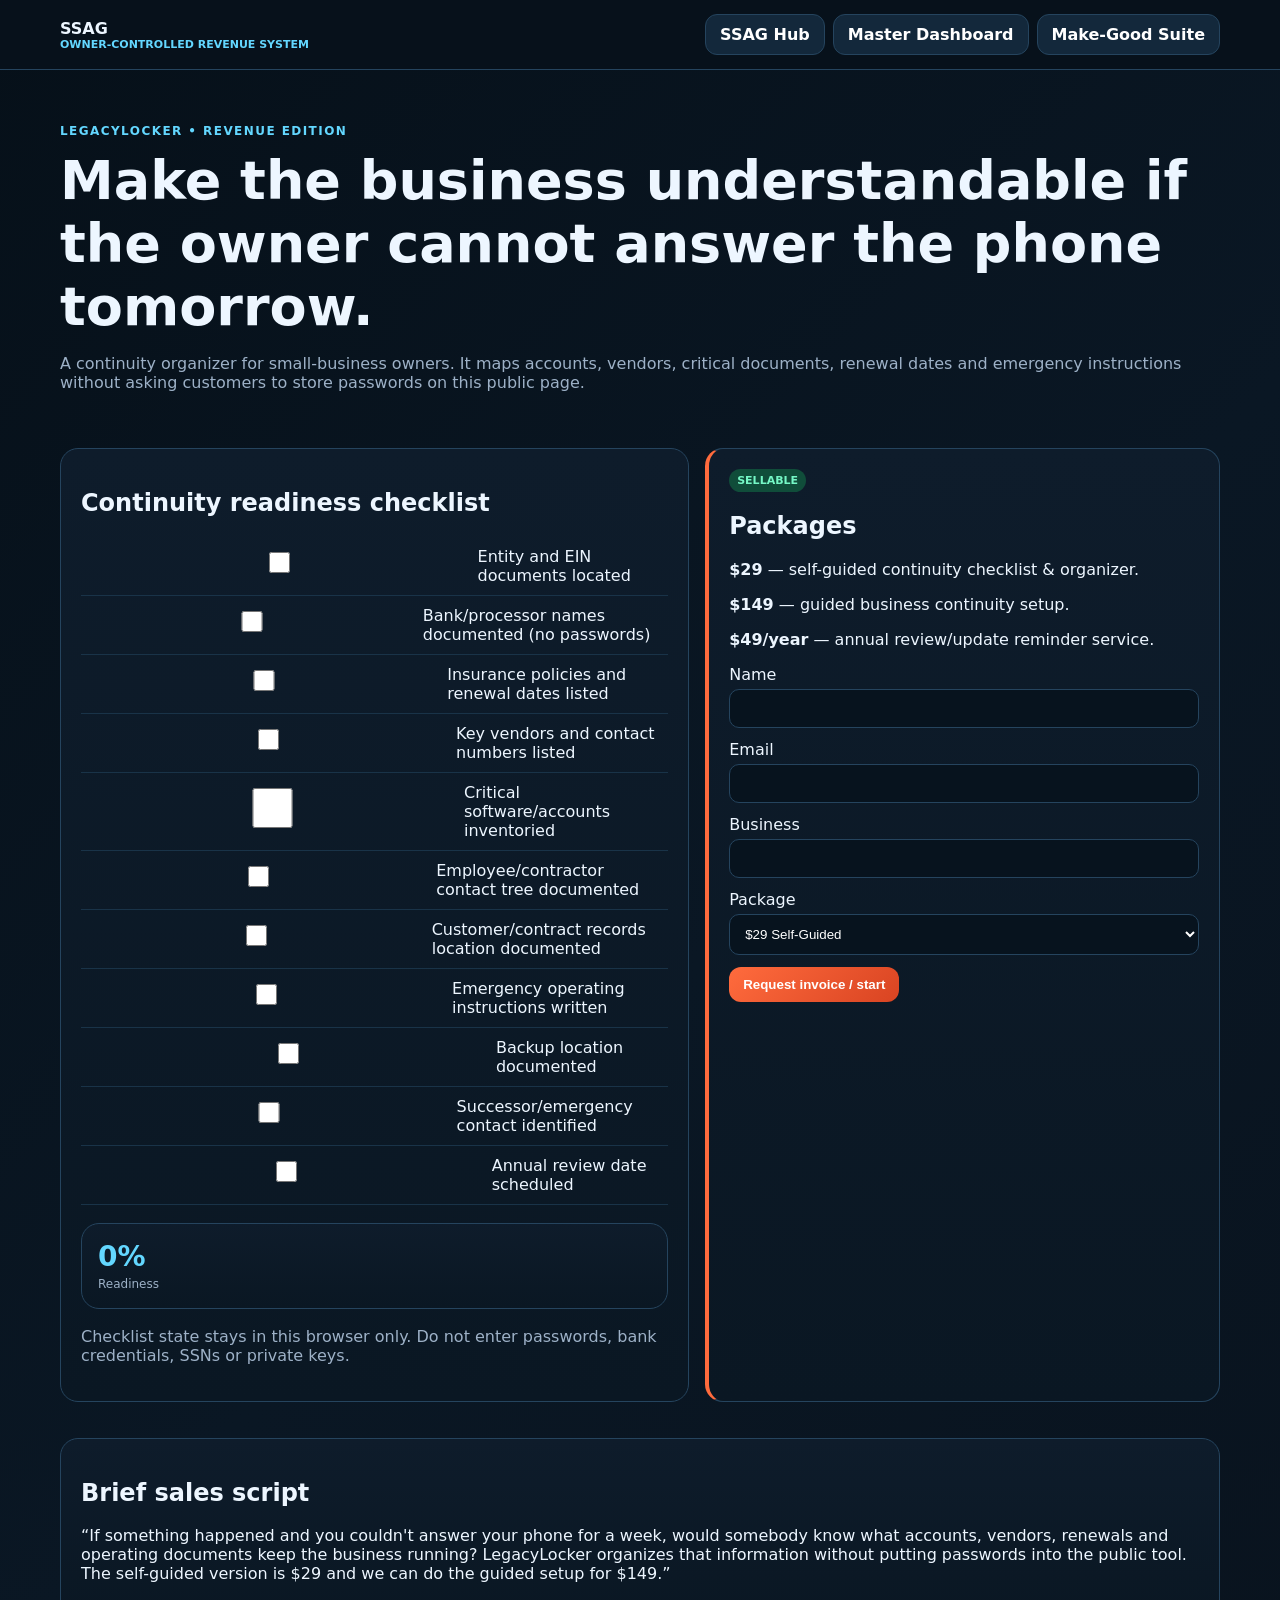
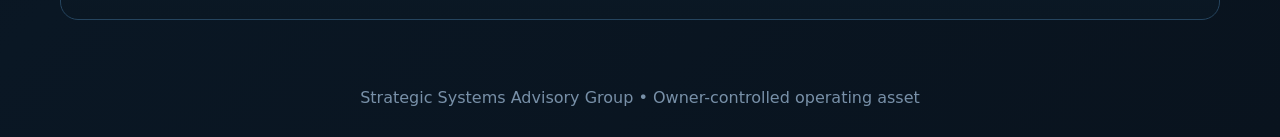
<file: revenue-ready-make-good/legacylocker/index.html>
<!doctype html><html><head><meta charset="utf-8"><meta name="viewport" content="width=device-width,initial-scale=1"><title>LegacyLocker — Revenue Edition</title><style>:root{--panel:#0e1c2b;--text:#edf6ff;--muted:#9db1c7;--ice:#63d7ff;--orange:#ff6b3d;--line:#25445e}*{box-sizing:border-box}body{margin:0;background:linear-gradient(135deg,#061019,#0a1724 55%,#09131e);color:var(--text);font-family:Inter,system-ui,-apple-system,Segoe UI,Arial,sans-serif}a{color:inherit}.shell{max-width:1200px;margin:auto;padding:20px}.top{background:#07111b;border-bottom:1px solid var(--line)}.topin{max-width:1200px;margin:auto;padding:14px 20px;display:flex;justify-content:space-between;gap:14px;align-items:center}.brand{font-weight:900}.brand small{display:block;color:var(--ice);font-size:11px}.nav{display:flex;gap:8px;flex-wrap:wrap}.btn{display:inline-flex;align-items:center;justify-content:center;border:1px solid var(--line);background:#13283b;color:#fff;border-radius:12px;padding:10px 14px;text-decoration:none;font-weight:800;cursor:pointer}.btn.primary{background:linear-gradient(135deg,var(--orange),#d94422);border:0}.hero{padding:34px 0 22px}.eyebrow{color:var(--ice);text-transform:uppercase;font-size:12px;font-weight:900;letter-spacing:.12em}.hero h1{font-size:clamp(30px,6vw,54px);margin:.2em 0}.hero p,.muted{color:var(--muted)}.panel,.metric{background:linear-gradient(180deg,var(--panel),#0a1723);border:1px solid var(--line);border-radius:18px}.panel{padding:20px;margin:18px 0}.split{display:grid;grid-template-columns:1.1fr .9fr;gap:16px}.metrics{display:grid;grid-template-columns:repeat(auto-fit,minmax(150px,1fr));gap:12px;margin:18px 0}.metric{padding:16px}.metric strong{display:block;font-size:28px;color:var(--ice)}.metric span{color:var(--muted);font-size:12px}.offer{border-left:4px solid var(--orange)}.badge{display:inline-block;padding:5px 8px;border-radius:99px;background:#104d3a;color:#75f7c6;font-size:11px;font-weight:900}input,select{background:#07131e;color:#fff;border:1px solid var(--line);border-radius:10px;padding:11px;width:100%;margin:5px 0 12px}.checklist label{display:flex;gap:10px;padding:10px;border-bottom:1px solid #193348}.footer{color:#7890a8;text-align:center;padding:30px 0}@media(max-width:760px){.topin,.split{display:block}.nav{margin-top:10px}}</style></head><body><header class="top"><div class="topin"><div class="brand">SSAG <small>OWNER-CONTROLLED REVENUE SYSTEM</small></div><nav class="nav"><a class="btn" href="/ssag-hub-site/">SSAG Hub</a><a class="btn" href="/ssag-hub-site/owner-master-dashboard/">Master Dashboard</a><a class="btn" href="/ssag-hub-site/revenue-ready-make-good/">Make-Good Suite</a></nav></div></header><main class="shell"><section class="hero"><div class="eyebrow">LEGACYLOCKER • REVENUE EDITION</div><h1>Make the business understandable if the owner cannot answer the phone tomorrow.</h1><p>A continuity organizer for small-business owners. It maps accounts, vendors, critical documents, renewal dates and emergency instructions without asking customers to store passwords on this public page.</p></section><section class="split"><div class="panel"><h2>Continuity readiness checklist</h2><div class="checklist" id="checks"></div><div class="metrics"><div class="metric"><strong id="score">0%</strong><span>Readiness</span></div></div><p class="muted">Checklist state stays in this browser only. Do not enter passwords, bank credentials, SSNs or private keys.</p></div><div class="panel offer"><span class="badge">SELLABLE</span><h2>Packages</h2><p><b>$29</b> — self-guided continuity checklist & organizer.</p><p><b>$149</b> — guided business continuity setup.</p><p><b>$49/year</b> — annual review/update reminder service.</p><form action="https://formsubmit.co/SSAG.Enterprises@gmail.com" method="POST"><input type="hidden" name="_subject" value="LegacyLocker Order Request"><input type="hidden" name="_captcha" value="false"><label>Name<input name="name" required></label><label>Email<input name="email" type="email" required></label><label>Business<input name="business"></label><label>Package<select name="package"><option>$29 Self-Guided</option><option>$149 Guided Setup</option><option>$49/year Review</option></select></label><button class="btn primary">Request invoice / start</button></form></div></section><section class="panel"><h2>Brief sales script</h2><p>“If something happened and you couldn't answer your phone for a week, would somebody know what accounts, vendors, renewals and operating documents keep the business running? LegacyLocker organizes that information without putting passwords into the public tool. The self-guided version is $29 and we can do the guided setup for $149.”</p></section></main><footer class="footer">Strategic Systems Advisory Group • Owner-controlled operating asset</footer><script>const tasks=['Entity and EIN documents located','Bank/processor names documented (no passwords)','Insurance policies and renewal dates listed','Key vendors and contact numbers listed','Critical software/accounts inventoried','Employee/contractor contact tree documented','Customer/contract records location documented','Emergency operating instructions written','Backup location documented','Successor/emergency contact identified','Annual review date scheduled'];checks.innerHTML=tasks.map((t,i)=>`<label><input type='checkbox' data-i='${i}'>${t}</label>`).join('');let saved=JSON.parse(localStorage.getItem('legacylocker_check_v2')||'[]');checks.querySelectorAll('input').forEach((x,i)=>{x.checked=!!saved[i];x.onchange=()=>{let a=[...checks.querySelectorAll('input')].map(y=>y.checked);localStorage.setItem('legacylocker_check_v2',JSON.stringify(a));score.textContent=Math.round(a.filter(Boolean).length/a.length*100)+'%'}});checks.querySelector('input').dispatchEvent(new Event('change'));</script></body></html>
</file>
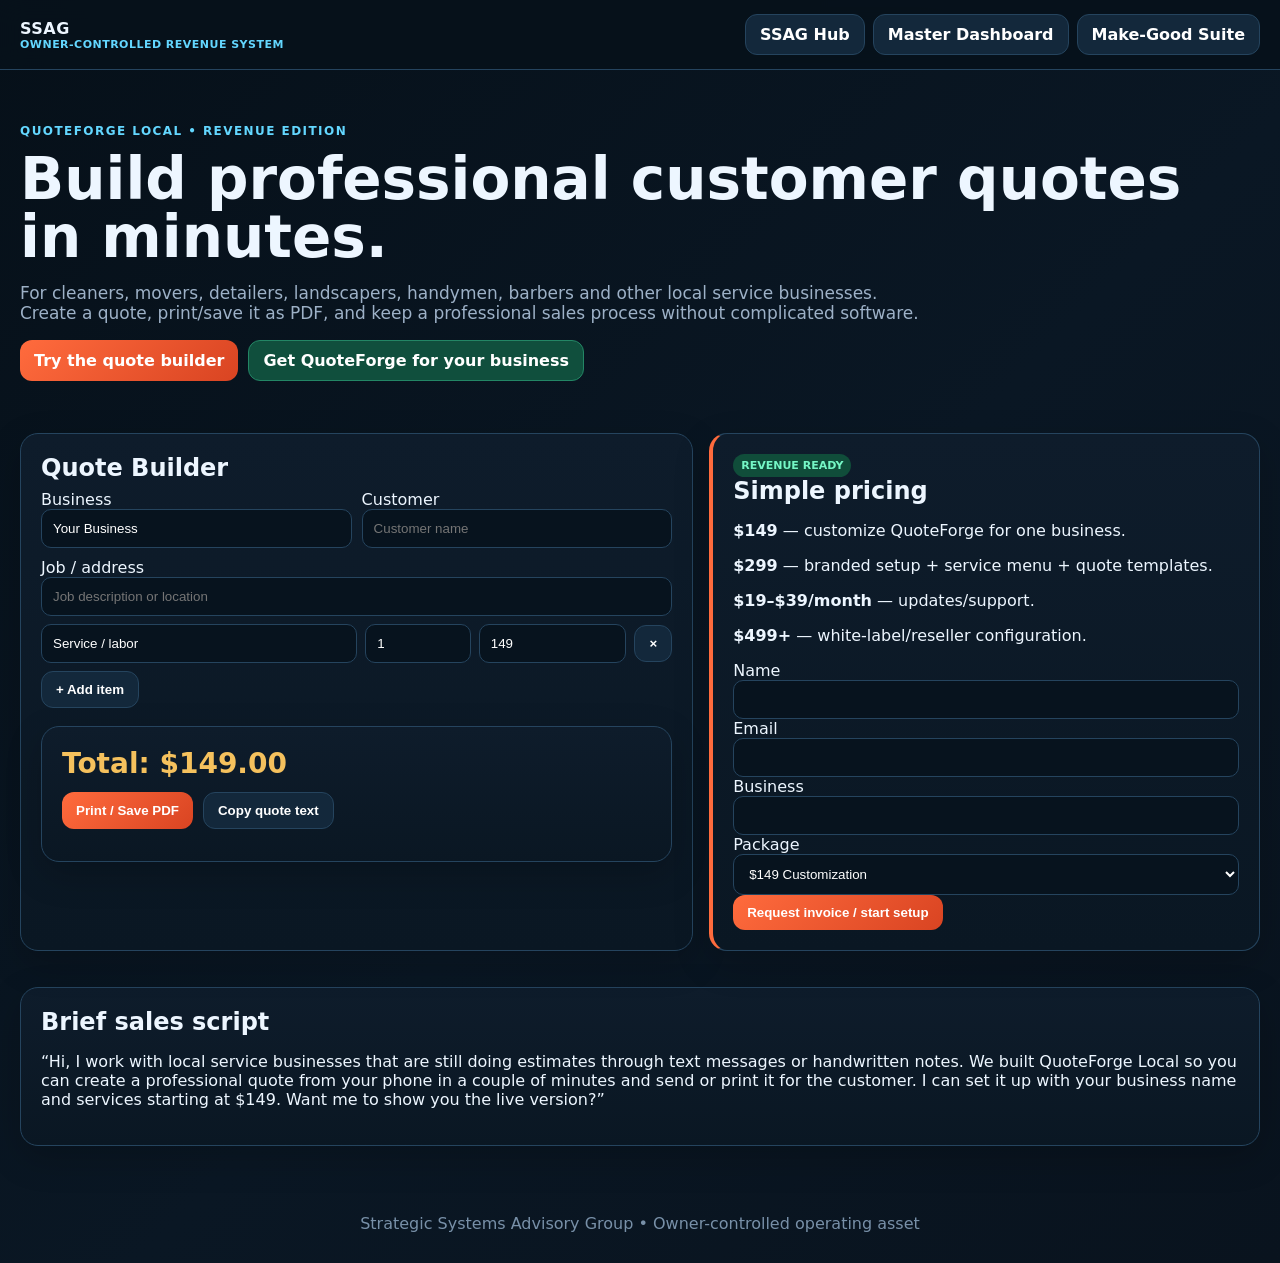
<file: revenue-ready-make-good/quoteforge-local/index.html>
<!doctype html><html><head><meta charset="utf-8"><meta name="viewport" content="width=device-width,initial-scale=1"><title>QuoteForge Local — Revenue Edition</title><style>
:root{--bg:#07111b;--panel:#0e1c2b;--panel2:#14263a;--text:#edf6ff;--muted:#9db1c7;--ice:#63d7ff;--orange:#ff6b3d;--green:#3ee6a8;--line:#25445e;--gold:#f5c15d}*{box-sizing:border-box}body{margin:0;background:linear-gradient(135deg,#061019,#0a1724 55%,#09131e);color:var(--text);font-family:Inter,system-ui,-apple-system,Segoe UI,Arial,sans-serif}a{color:inherit}.shell{max-width:1400px;margin:auto;padding:20px}.top{position:sticky;top:0;z-index:10;background:rgba(7,17,27,.94);backdrop-filter:blur(12px);border-bottom:1px solid var(--line)}.topin{max-width:1400px;margin:auto;padding:14px 20px;display:flex;justify-content:space-between;gap:14px;align-items:center}.brand{font-weight:900;letter-spacing:.03em}.brand small{display:block;color:var(--ice);font-weight:700;font-size:11px}.nav{display:flex;gap:8px;flex-wrap:wrap}.btn{display:inline-flex;align-items:center;justify-content:center;border:1px solid var(--line);background:#13283b;color:#fff;border-radius:12px;padding:10px 14px;text-decoration:none;font-weight:800;cursor:pointer}.btn.primary{background:linear-gradient(135deg,var(--orange),#d94422);border:0}.btn.ice{background:#0d3e55;border-color:#236987}.btn.green{background:#104f3d;border-color:#238665}.hero{padding:34px 0 22px}.eyebrow{color:var(--ice);text-transform:uppercase;font-size:12px;font-weight:900;letter-spacing:.12em}.hero h1{font-size:clamp(30px,6vw,58px);line-height:1;margin:.2em 0}.hero p{color:var(--muted);max-width:900px;font-size:17px}.metrics{display:grid;grid-template-columns:repeat(auto-fit,minmax(150px,1fr));gap:12px;margin:18px 0}.metric,.card,.panel{background:linear-gradient(180deg,var(--panel),#0a1723);border:1px solid var(--line);border-radius:18px;box-shadow:0 12px 36px rgba(0,0,0,.2)}.metric{padding:16px}.metric strong{display:block;font-size:28px;color:var(--ice)}.metric span{color:var(--muted);font-size:12px}.panel{padding:20px;margin:18px 0}.panel h2{margin:0 0 8px}.grid{display:grid;grid-template-columns:repeat(auto-fit,minmax(260px,1fr));gap:14px}.card{padding:16px}.card h3{margin:0 0 6px}.card p{color:var(--muted)}.badge{display:inline-block;padding:5px 8px;border-radius:99px;background:#16364b;color:var(--ice);font-size:11px;font-weight:900}.badge.ready{background:#104d3a;color:#75f7c6}.badge.warn{background:#5c3916;color:#ffd089}.toolbar{display:flex;gap:10px;flex-wrap:wrap;margin:12px 0}.toolbar input,.toolbar select,input,select,textarea{background:#07131e;color:#fff;border:1px solid var(--line);border-radius:10px;padding:11px;width:100%}.toolbar input{flex:1;min-width:220px}.toolbar select{width:auto;min-width:210px}.asset{display:grid;grid-template-columns:70px 1fr auto;gap:12px;align-items:center;padding:11px 0;border-top:1px solid #193348}.asset:first-child{border-top:0}.asset .id{color:var(--ice);font-family:ui-monospace,monospace}.asset .name{font-weight:750}.asset .cat{color:var(--muted);font-size:12px}.asset .link{font-size:12px}.muted{color:var(--muted)}.danger{color:#ff9b82}.good{color:#75f7c6}.money{color:var(--gold)}.split{display:grid;grid-template-columns:1.1fr .9fr;gap:16px}.price{font-size:30px;font-weight:900}.offer{border-left:4px solid var(--orange)}.formgrid{display:grid;grid-template-columns:repeat(2,1fr);gap:10px}.formgrid .full{grid-column:1/-1}.calc-row{display:grid;grid-template-columns:1.5fr .5fr .7fr auto;gap:8px;align-items:center;margin:8px 0}.total{font-size:28px;font-weight:900;color:var(--gold)}.checklist label{display:flex;gap:10px;padding:9px;border-bottom:1px solid #193348}.footer{color:#7890a8;text-align:center;padding:30px 0}@media(max-width:760px){.topin{align-items:flex-start;flex-direction:column}.split{grid-template-columns:1fr}.asset{grid-template-columns:54px 1fr}.asset .link{grid-column:2}.formgrid{grid-template-columns:1fr}.formgrid .full{grid-column:auto}.calc-row{grid-template-columns:1fr 70px}.calc-row .wide{grid-column:1/-1}}
</style></head><body><header class="top"><div class="topin"><div class="brand">SSAG <small>OWNER-CONTROLLED REVENUE SYSTEM</small></div><nav class="nav"><a class="btn" href="/ssag-hub-site/">SSAG Hub</a><a class="btn" href="/ssag-hub-site/owner-master-dashboard/">Master Dashboard</a><a class="btn" href="/ssag-hub-site/revenue-ready-make-good/">Make-Good Suite</a></nav></div></header><main class="shell"><section class="hero"><div class="eyebrow">QUOTEFORGE LOCAL • REVENUE EDITION</div><h1>Build professional customer quotes in minutes.</h1><p>For cleaners, movers, detailers, landscapers, handymen, barbers and other local service businesses. Create a quote, print/save it as PDF, and keep a professional sales process without complicated software.</p><div class="toolbar"><a class="btn primary" href="#builder">Try the quote builder</a><a class="btn green" href="#buy">Get QuoteForge for your business</a></div></section><section class="split"><div class="panel" id="builder"><h2>Quote Builder</h2><div class="formgrid"><label>Business<input id="biz" value="Your Business"></label><label>Customer<input id="customer" placeholder="Customer name"></label><label class="full">Job / address<input id="job" placeholder="Job description or location"></label></div><div id="lines"></div><button class="btn" id="add">+ Add item</button><div class="panel"><div class="total">Total: $<span id="total">0.00</span></div><div class="toolbar"><button class="btn primary" onclick="window.print()">Print / Save PDF</button><button class="btn" id="copy">Copy quote text</button></div></div></div><div class="panel offer" id="buy"><span class="badge ready">REVENUE READY</span><h2>Simple pricing</h2><p><b>$149</b> — customize QuoteForge for one business.</p><p><b>$299</b> — branded setup + service menu + quote templates.</p><p><b>$19–$39/month</b> — updates/support.</p><p><b>$499+</b> — white-label/reseller configuration.</p><form action="https://formsubmit.co/SSAG.Enterprises@gmail.com" method="POST"><input type="hidden" name="_subject" value="QuoteForge Local Order Request"><input type="hidden" name="_captcha" value="false"><label>Name<input name="name" required></label><label>Email<input name="email" type="email" required></label><label>Business<input name="business" required></label><label>Package<select name="package"><option>$149 Customization</option><option>$299 Branded Setup</option><option>$499+ White Label</option></select></label><button class="btn primary" type="submit">Request invoice / start setup</button></form></div></section><section class="panel"><h2>Brief sales script</h2><p>“Hi, I work with local service businesses that are still doing estimates through text messages or handwritten notes. We built QuoteForge Local so you can create a professional quote from your phone in a couple of minutes and send or print it for the customer. I can set it up with your business name and services starting at $149. Want me to show you the live version?”</p></section></main><footer class="footer">Strategic Systems Advisory Group • Owner-controlled operating asset</footer><script>let rows=[['Service / labor',1,149]];
function draw(){
  lines.innerHTML=rows.map((r,i)=>`<div class='calc-row'><input class='wide' value='${r[0]}' oninput="rows[${i}][0]=this.value"><input type='number' min='0' value='${r[1]}' oninput="rows[${i}][1]=+this.value;draw()"><input type='number' min='0' step='.01' value='${r[2]}' oninput="rows[${i}][2]=+this.value;draw()"><button class='btn' onclick='rows.splice(${i},1);draw()'>×</button></div>`).join('');
  total.textContent=rows.reduce((sum,r)=>sum+r[1]*r[2],0).toFixed(2);
}
add.onclick=()=>{rows.push(['New item',1,0]);draw()};
copy.onclick=()=>{
  const parts=[biz.value,`Quote for ${customer.value}`,job.value,...rows.map(r=>`${r[0]} x${r[1]} — $${(r[1]*r[2]).toFixed(2)}`),`TOTAL $${total.textContent}`];
  navigator.clipboard.writeText(parts.join('\n'));
};
draw();</script></body></html>
</file>
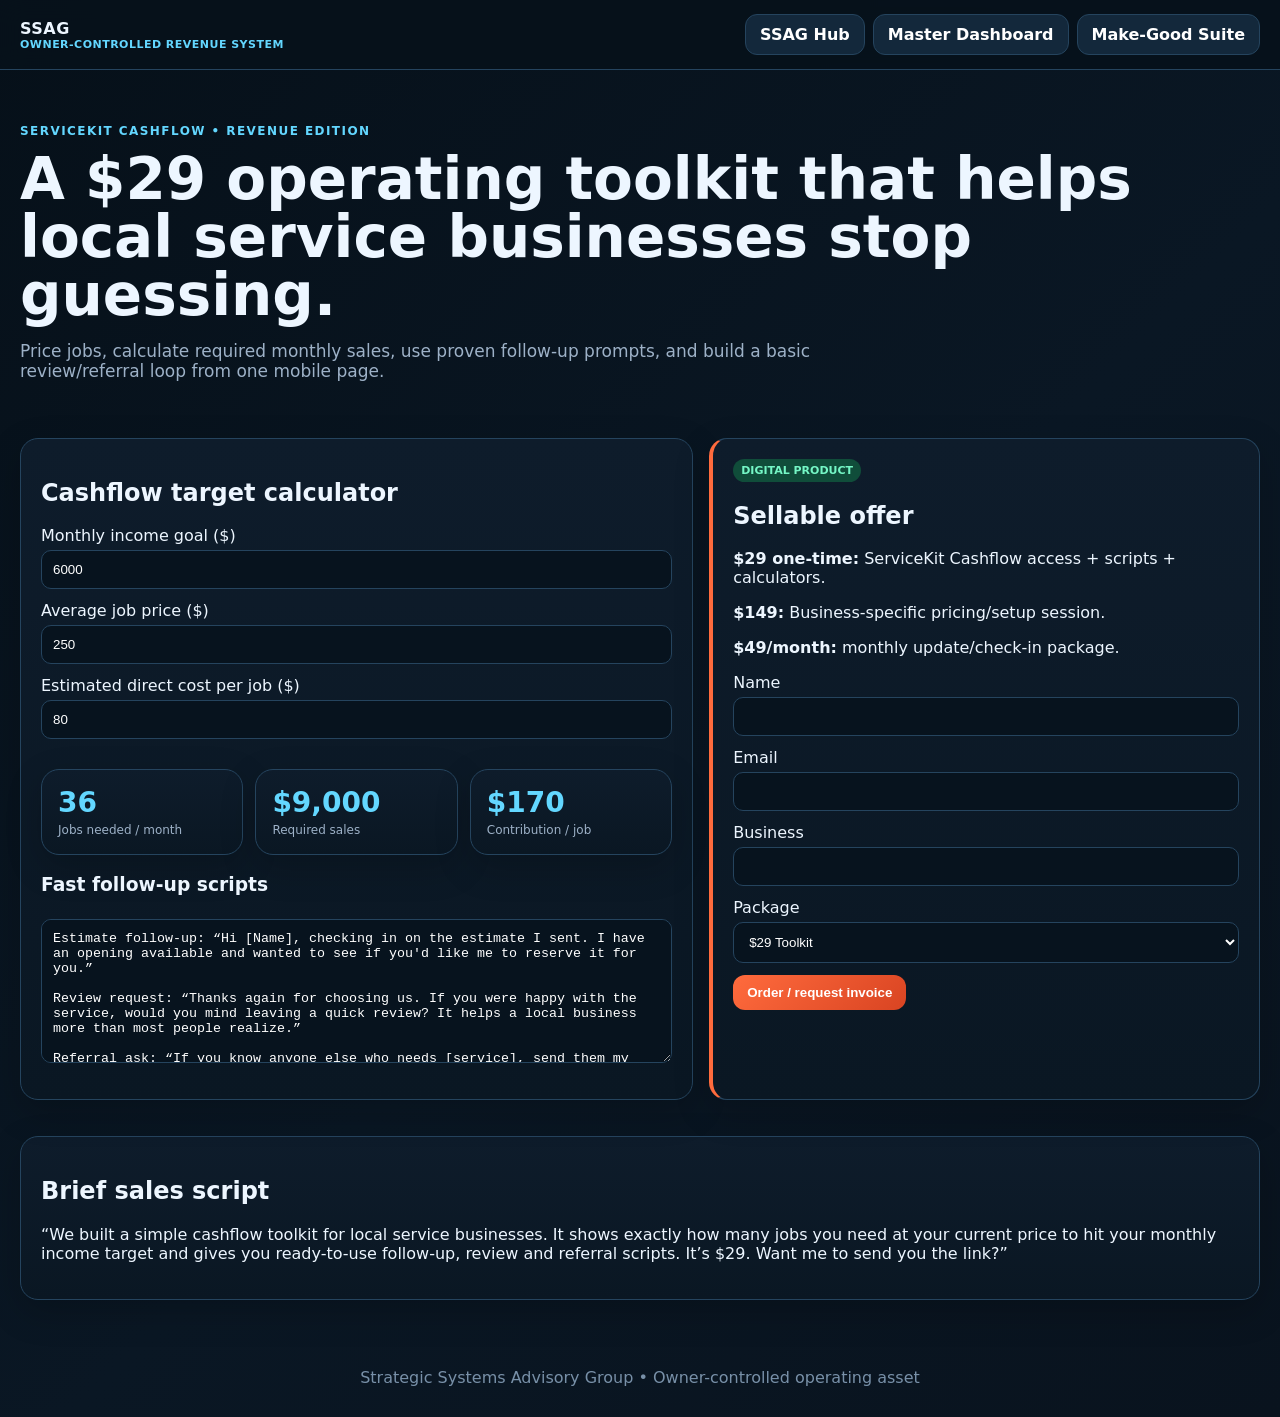
<file: revenue-ready-make-good/servicekit-cashflow/index.html>
<!doctype html><html><head><meta charset="utf-8"><meta name="viewport" content="width=device-width,initial-scale=1"><title>ServiceKit Cashflow — Revenue Edition</title><style>
:root{--bg:#07111b;--panel:#0e1c2b;--panel2:#14263a;--text:#edf6ff;--muted:#9db1c7;--ice:#63d7ff;--orange:#ff6b3d;--green:#3ee6a8;--line:#25445e;--gold:#f5c15d}*{box-sizing:border-box}body{margin:0;background:linear-gradient(135deg,#061019,#0a1724 55%,#09131e);color:var(--text);font-family:Inter,system-ui,-apple-system,Segoe UI,Arial,sans-serif}a{color:inherit}.shell{max-width:1400px;margin:auto;padding:20px}.top{position:sticky;top:0;z-index:10;background:rgba(7,17,27,.94);backdrop-filter:blur(12px);border-bottom:1px solid var(--line)}.topin{max-width:1400px;margin:auto;padding:14px 20px;display:flex;justify-content:space-between;gap:14px;align-items:center}.brand{font-weight:900;letter-spacing:.03em}.brand small{display:block;color:var(--ice);font-weight:700;font-size:11px}.nav{display:flex;gap:8px;flex-wrap:wrap}.btn{display:inline-flex;align-items:center;justify-content:center;border:1px solid var(--line);background:#13283b;color:#fff;border-radius:12px;padding:10px 14px;text-decoration:none;font-weight:800;cursor:pointer}.btn.primary{background:linear-gradient(135deg,var(--orange),#d94422);border:0}.hero{padding:34px 0 22px}.eyebrow{color:var(--ice);text-transform:uppercase;font-size:12px;font-weight:900;letter-spacing:.12em}.hero h1{font-size:clamp(30px,6vw,58px);line-height:1;margin:.2em 0}.hero p{color:var(--muted);max-width:900px;font-size:17px}.metrics{display:grid;grid-template-columns:repeat(auto-fit,minmax(150px,1fr));gap:12px;margin:18px 0}.metric,.panel{background:linear-gradient(180deg,var(--panel),#0a1723);border:1px solid var(--line);border-radius:18px;box-shadow:0 12px 36px rgba(0,0,0,.2)}.metric{padding:16px}.metric strong{display:block;font-size:28px;color:var(--ice)}.metric span{color:var(--muted);font-size:12px}.panel{padding:20px;margin:18px 0}.badge{display:inline-block;padding:5px 8px;border-radius:99px;background:#104d3a;color:#75f7c6;font-size:11px;font-weight:900}.split{display:grid;grid-template-columns:1.1fr .9fr;gap:16px}.offer{border-left:4px solid var(--orange)}input,select,textarea{background:#07131e;color:#fff;border:1px solid var(--line);border-radius:10px;padding:11px;width:100%;margin:5px 0 12px}.footer{color:#7890a8;text-align:center;padding:30px 0}@media(max-width:760px){.topin{align-items:flex-start;flex-direction:column}.split{grid-template-columns:1fr}}</style></head><body><header class="top"><div class="topin"><div class="brand">SSAG <small>OWNER-CONTROLLED REVENUE SYSTEM</small></div><nav class="nav"><a class="btn" href="/ssag-hub-site/">SSAG Hub</a><a class="btn" href="/ssag-hub-site/owner-master-dashboard/">Master Dashboard</a><a class="btn" href="/ssag-hub-site/revenue-ready-make-good/">Make-Good Suite</a></nav></div></header><main class="shell"><section class="hero"><div class="eyebrow">SERVICEKIT CASHFLOW • REVENUE EDITION</div><h1>A $29 operating toolkit that helps local service businesses stop guessing.</h1><p>Price jobs, calculate required monthly sales, use proven follow-up prompts, and build a basic review/referral loop from one mobile page.</p></section><section class="split"><div class="panel"><h2>Cashflow target calculator</h2><label>Monthly income goal ($)<input id="goal" type="number" value="6000"></label><label>Average job price ($)<input id="avg" type="number" value="250"></label><label>Estimated direct cost per job ($)<input id="cost" type="number" value="80"></label><div class="metrics"><div class="metric"><strong id="jobs">0</strong><span>Jobs needed / month</span></div><div class="metric"><strong id="sales">$0</strong><span>Required sales</span></div><div class="metric"><strong id="margin">$0</strong><span>Contribution / job</span></div></div><h3>Fast follow-up scripts</h3><textarea rows="8" readonly>Estimate follow-up: “Hi [Name], checking in on the estimate I sent. I have an opening available and wanted to see if you'd like me to reserve it for you.”

Review request: “Thanks again for choosing us. If you were happy with the service, would you mind leaving a quick review? It helps a local business more than most people realize.”

Referral ask: “If you know anyone else who needs [service], send them my number. I’ll take good care of them.”</textarea></div><div class="panel offer"><span class="badge">DIGITAL PRODUCT</span><h2>Sellable offer</h2><p><b>$29 one-time:</b> ServiceKit Cashflow access + scripts + calculators.</p><p><b>$149:</b> Business-specific pricing/setup session.</p><p><b>$49/month:</b> monthly update/check-in package.</p><form action="https://formsubmit.co/SSAG.Enterprises@gmail.com" method="POST"><input type="hidden" name="_subject" value="ServiceKit Cashflow Order"><input type="hidden" name="_captcha" value="false"><label>Name<input name="name" required></label><label>Email<input name="email" type="email" required></label><label>Business<input name="business"></label><label>Package<select name="package"><option>$29 Toolkit</option><option>$149 Custom Setup</option><option>$49/month Support</option></select></label><button class="btn primary" type="submit">Order / request invoice</button></form></div></section><section class="panel"><h2>Brief sales script</h2><p>“We built a simple cashflow toolkit for local service businesses. It shows exactly how many jobs you need at your current price to hit your monthly income target and gives you ready-to-use follow-up, review and referral scripts. It’s $29. Want me to send you the link?”</p></section></main><footer class="footer">Strategic Systems Advisory Group • Owner-controlled operating asset</footer><script>function calc(){let g=+goal.value||0,a=+avg.value||0,c=+cost.value||0,m=Math.max(0,a-c);margin.textContent='$'+m.toFixed(0);jobs.textContent=m?Math.ceil(g/m):0;sales.textContent='$'+(m?Math.ceil(g/m)*a:0).toLocaleString()}[goal,avg,cost].forEach(x=>x.oninput=calc);calc();</script></body></html>
</file>
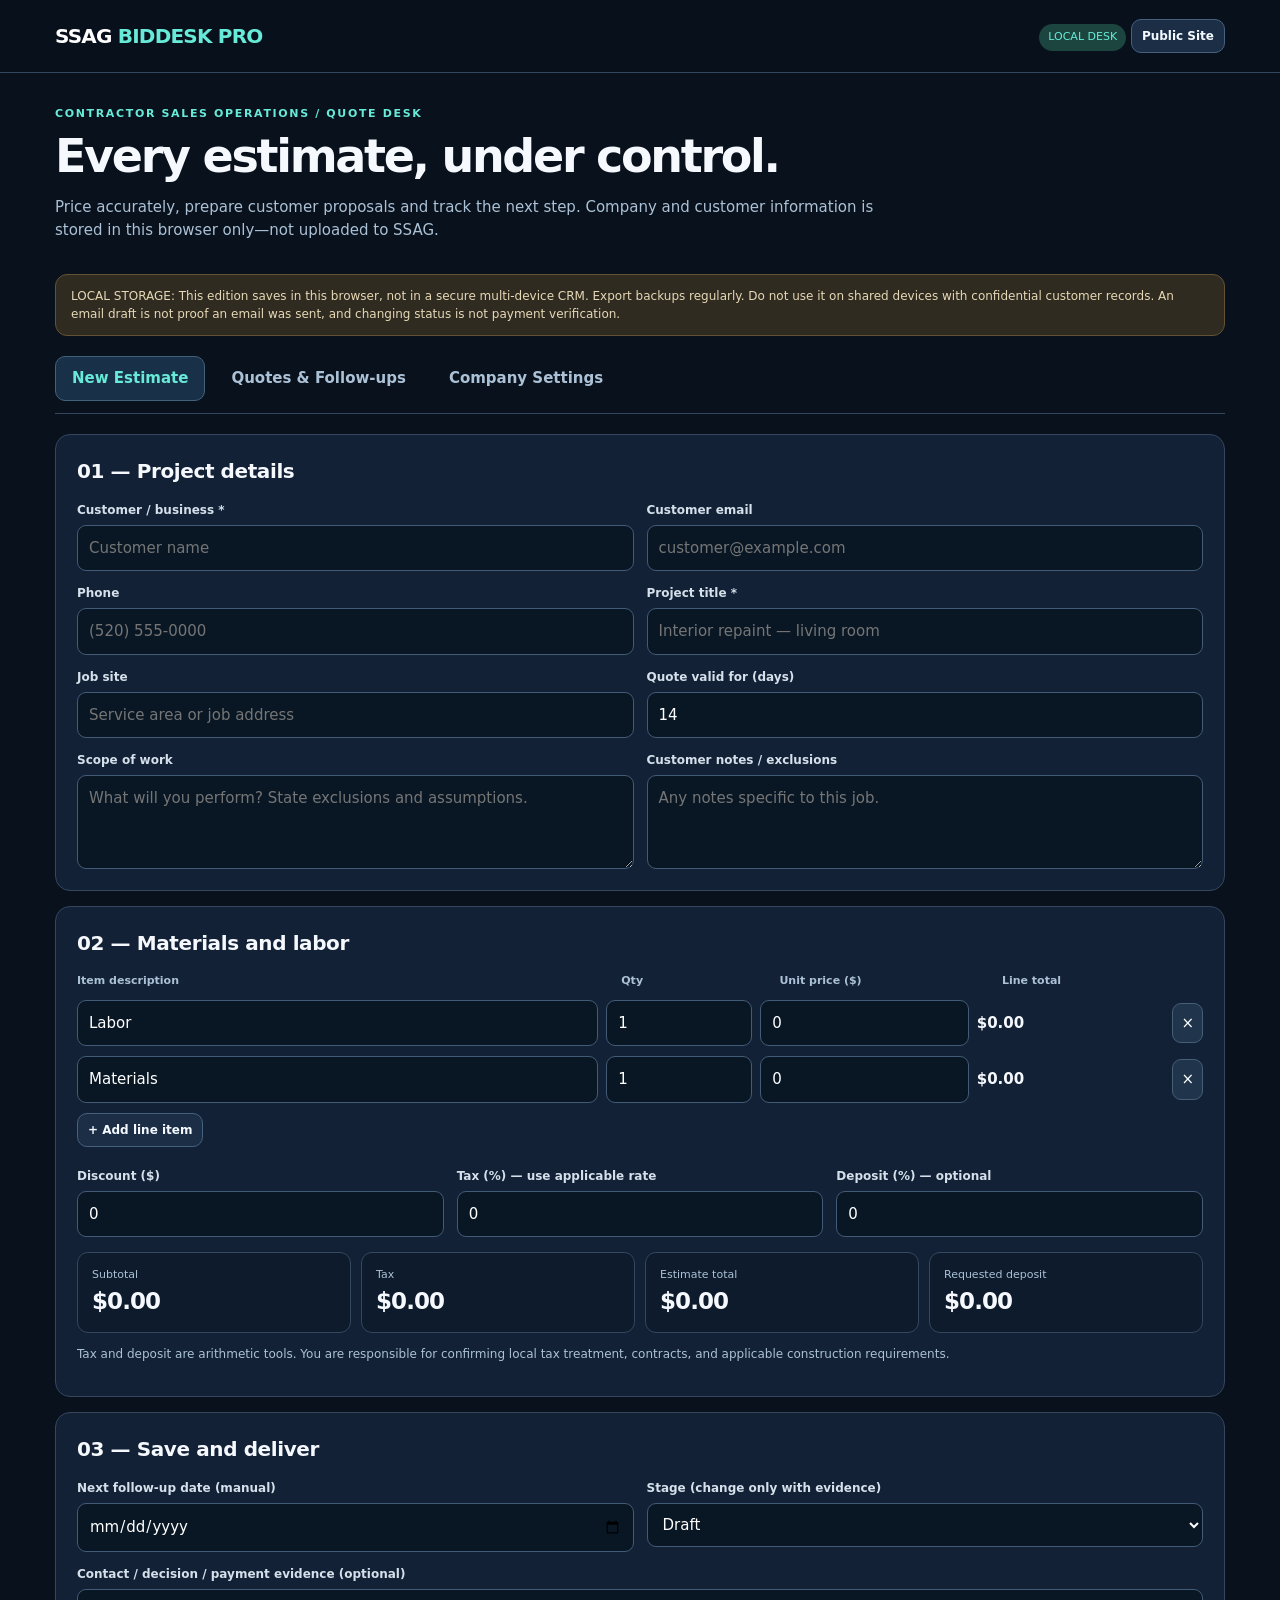
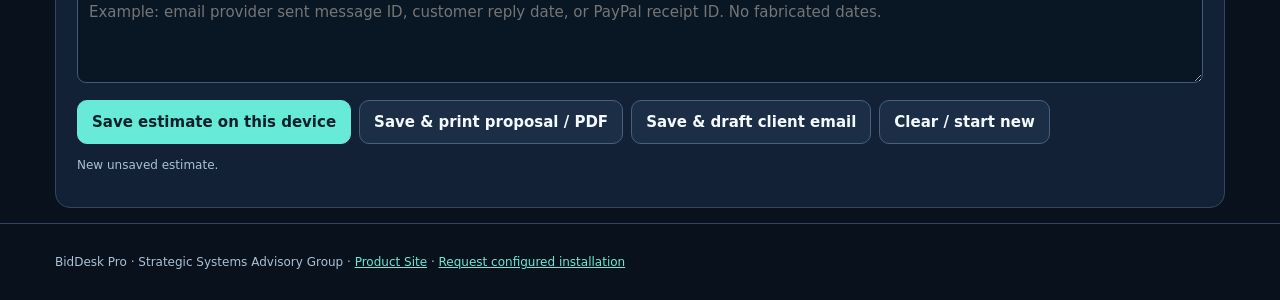
<file: biddesk-pro/app.html>
<!doctype html><html lang="en"><head><meta charset="utf-8"><meta name="viewport" content="width=device-width,initial-scale=1"><meta name="robots" content="noindex,nofollow"><meta name="theme-color" content="#0b1220"><title>BidDesk Pro — Quote Workspace</title>
<style>
:root{--bg:#09111d;--p:#122136;--p2:#0d1b2d;--line:#34475f;--t:#f5f8fc;--m:#abc1d5;--a:#67ebd8;--w:#f2c889;--bad:#f3a2a5}*{box-sizing:border-box}body{margin:0;background:var(--bg);color:var(--t);font:15px/1.5 system-ui,-apple-system,Segoe UI,Arial,sans-serif}a{color:var(--a)}button,input,select,textarea{font:inherit}button{cursor:pointer}button:disabled{opacity:.5;cursor:not-allowed}.wrap{width:min(1170px,calc(100% - 26px));margin:auto}.top{position:sticky;top:0;z-index:8;background:#09111df5;border-bottom:1px solid var(--line)}.top .wrap{display:flex;align-items:center;justify-content:space-between;gap:15px;min-height:72px}.brand{text-decoration:none;color:white;font-size:20px;font-weight:900;letter-spacing:-.04em}.brand b{color:var(--a)}.badge{display:inline-block;background:#1c453f;color:var(--a);font-size:11px;border-radius:20px;padding:5px 9px;margin-left:7px}.btn{background:#1b2e46;color:#f4faff;border:1px solid #46617e;padding:10px 14px;min-height:42px;display:inline-flex;align-items:center;justify-content:center;gap:8px;text-decoration:none;border-radius:10px;font-weight:780}.btn.primary{background:var(--a);color:#08202b;border-color:var(--a)}.btn.warn{border-color:#95535d;color:#ffc1c5}.btn:hover{filter:brightness(1.18)}.btn.s{min-height:34px;padding:6px 10px;font-size:12px}.hero{padding:33px 0 18px}.kicker{color:var(--a);text-transform:uppercase;letter-spacing:.15em;font-size:11px;font-weight:850}.hero h1{font-size:clamp(30px,4vw,46px);letter-spacing:-.05em;line-height:1.1;margin:8px 0}.hero p{color:var(--m);max-width:820px}.notice{padding:12px 15px;background:#302b20;border:1px solid #645235;border-radius:12px;color:#e6d8b6;font-size:12px}.tabs{display:flex;gap:9px;overflow-x:auto;padding:20px 0 12px;border-bottom:1px solid var(--line);margin-bottom:20px}.tab{border:1px solid transparent;background:transparent;color:var(--m);padding:10px 16px;white-space:nowrap;border-radius:10px;font-weight:850}.tab[aria-selected=true]{border-color:#42617b;background:#193049;color:var(--a)}.panel{padding:21px;background:var(--p);border:1px solid var(--line);border-radius:15px;margin-bottom:15px}.panel h2{font-size:20px;letter-spacing:-.02em;margin:0 0 15px}.panel h3{font-size:17px;margin:0 0 14px}.grid{display:grid;grid-template-columns:repeat(2,minmax(0,1fr));gap:13px}.grid3{display:grid;grid-template-columns:repeat(3,minmax(0,1fr));gap:13px}.field{display:flex;flex-direction:column;gap:6px}.field label{font-size:12px;color:#d5e0eb;font-weight:800}.field input,.field textarea,.field select,.rowitem input{min-width:0;width:100%;padding:11px;background:#091725;color:#fff;border:1px solid #425b76;border-radius:9px}.field textarea{min-height:94px;resize:vertical}.field small,.muted{color:var(--m)}.rowitem{display:grid;grid-template-columns: minmax(130px,2.5fr) minmax(65px,.7fr) minmax(90px,1fr) minmax(88px,.9fr) auto;gap:8px;align-items:center;margin-bottom:10px}.rowitem .mini{border:1px solid #455f74;background:#20344c;color:white;border-radius:9px;min-height:40px;padding:8px}.rowhead{font-size:11px;color:var(--m);font-weight:800}.summary{display:grid;grid-template-columns:repeat(4,minmax(0,1fr));gap:10px;margin-top:15px}.metric{background:var(--p2);border:1px solid var(--line);border-radius:11px;padding:14px}.metric small{color:var(--m);font-size:11px;display:block}.metric strong{font-size:23px;letter-spacing:-.04em;display:block;font-variant-numeric:tabular-nums}.actions{display:flex;gap:8px;flex-wrap:wrap;margin-top:17px}.record{background:#0d1b2e;border:1px solid var(--line);border-radius:13px;padding:17px;margin-bottom:10px}.recordhead{display:flex;align-items:start;justify-content:space-between;gap:15px}.record h3{margin:0}.record small{color:var(--m)}.record .stats{display:flex;gap:10px;flex-wrap:wrap;color:var(--m);font-size:12px;margin-top:8px}.record .actions{margin-top:9px}.status{border-radius:30px;border:1px solid #566a86;color:#b3cfff;padding:4px 9px;font-size:11px;font-weight:800}.empty{padding:26px;border:1px dashed #52617a;border-radius:13px;text-align:center;color:var(--m)}.danger{color:var(--bad)}.positive{color:var(--a)}.fine{color:var(--m);font-size:12px}.printpage{display:none}.footer{color:var(--m);font-size:12px;padding:29px 0;border-top:1px solid var(--line)}.toast{position:fixed;z-index:100;bottom:20px;left:50%;transform:translateX(-50%);background:#183b43;color:var(--a);border:1px solid #418481;padding:11px 18px;border-radius:11px;font-weight:800;display:none;max-width:calc(100% - 24px)}.toast.show{display:block}:focus-visible{outline:3px solid var(--a);outline-offset:2px}
@media(max-width:690px){.grid,.grid3{grid-template-columns:1fr}.summary{grid-template-columns:1fr 1fr}.rowitem{grid-template-columns:minmax(115px,2fr) 58px 80px auto}.rowitem .value{display:none}.rowhead{display:none}.metric strong{font-size:19px}.top .badge{display:none}.panel{padding:15px}.rowitem input{padding:9px 6px}.recordhead{flex-wrap:wrap}}
@media print{*{box-shadow:none!important}body{background:#fff;color:#101928;font:12pt/1.45 Arial,sans-serif}.top,.hero,.tabs,.main,.footer,.toast{display:none!important}.printpage{display:block!important;max-width:760px;margin:auto;padding:15px}.printpage h1{font-size:28pt}.printpage table{border-collapse:collapse;width:100%;margin:25px 0}.printpage th,.printpage td{text-align:left;padding:9px;border-bottom:1px solid #d4dce6}.printpage .totals{margin-left:auto;width:270px}.printpage .totals div{display:flex;justify-content:space-between;border-bottom:1px solid #ddd;padding:6px}.printpage .terms{margin-top:40px;font-size:10pt}}
</style></head><body>
<header class="top"><div class="wrap"><a class="brand" href="./">SSAG <b>BIDDESK PRO</b></a><div><span class="badge">LOCAL DESK</span> <a class="btn s" href="./">Public Site</a></div></div></header>
<main class="wrap main"><section class="hero"><div class="kicker">Contractor sales operations / quote desk</div><h1>Every estimate, under control.</h1><p>Price accurately, prepare customer proposals and track the next step. Company and customer information is stored in this browser only—not uploaded to SSAG.</p></section>
<div class="notice">LOCAL STORAGE: This edition saves in this browser, not in a secure multi-device CRM. Export backups regularly. Do not use it on shared devices with confidential customer records. An email draft is not proof an email was sent, and changing status is not payment verification.</div>
<div class="tabs" role="tablist" aria-label="BidDesk sections"><button type="button" class="tab" role="tab" data-tab="create" aria-selected="true">New Estimate</button><button type="button" class="tab" role="tab" data-tab="pipeline" aria-selected="false">Quotes & Follow-ups</button><button type="button" class="tab" role="tab" data-tab="settings" aria-selected="false">Company Settings</button></div>
<div id="view-create" class="view"><div class="panel"><h2>01 — Project details</h2><div class="grid"><div class="field"><label for="client">Customer / business *</label><input id="client" maxlength="120" placeholder="Customer name"></div><div class="field"><label for="email">Customer email</label><input id="email" type="email" maxlength="200" placeholder="customer@example.com"></div><div class="field"><label for="phone">Phone</label><input id="phone" maxlength="40" placeholder="(520) 555-0000"></div><div class="field"><label for="project">Project title *</label><input id="project" maxlength="140" placeholder="Interior repaint — living room"></div><div class="field"><label for="address">Job site</label><input id="address" maxlength="220" placeholder="Service area or job address"></div><div class="field"><label for="valid">Quote valid for (days)</label><input id="valid" type="number" min="1" max="365" value="14"></div><div class="field"><label for="scope">Scope of work</label><textarea id="scope" maxlength="6000" placeholder="What will you perform? State exclusions and assumptions."></textarea></div><div class="field"><label for="terms">Customer notes / exclusions</label><textarea id="terms" maxlength="4000" placeholder="Any notes specific to this job."></textarea></div></div></div>
<div class="panel"><h2>02 — Materials and labor</h2><div class="rowitem rowhead"><span>Item description</span><span>Qty</span><span>Unit price ($)</span><span>Line total</span><span></span></div><div id="lines"></div><button id="add" class="btn s" type="button">+ Add line item</button><div class="grid3" style="margin-top:20px"><div class="field"><label for="discount">Discount ($)</label><input id="discount" type="number" min="0" step="0.01" value="0"></div><div class="field"><label for="tax">Tax (%) — use applicable rate</label><input id="tax" type="number" min="0" max="100" step=".01" value="0"></div><div class="field"><label for="deposit">Deposit (%) — optional</label><input id="deposit" type="number" min="0" max="100" step=".01" value="0"></div></div><div class="summary"><div class="metric"><small>Subtotal</small><strong id="subtotal">$0.00</strong></div><div class="metric"><small>Tax</small><strong id="taxv">$0.00</strong></div><div class="metric"><small>Estimate total</small><strong id="total">$0.00</strong></div><div class="metric"><small>Requested deposit</small><strong id="depositv">$0.00</strong></div></div><p class="fine">Tax and deposit are arithmetic tools. You are responsible for confirming local tax treatment, contracts, and applicable construction requirements.</p></div>
<div class="panel"><h2>03 — Save and deliver</h2><div class="grid"><div class="field"><label for="nextfollow">Next follow-up date (manual)</label><input id="nextfollow" type="date"></div><div class="field"><label for="status">Stage (change only with evidence)</label><select id="status"><option>Draft</option><option>Sent</option><option>In discussion</option><option>Accepted</option><option>Declined</option><option>Invoiced</option><option>Paid — verified</option></select></div><div class="field" style="grid-column:1/-1"><label for="evidence">Contact / decision / payment evidence (optional)</label><textarea id="evidence" placeholder="Example: email provider sent message ID, customer reply date, or PayPal receipt ID. No fabricated dates."></textarea></div></div><div class="actions"><button class="btn primary" id="save" type="button">Save estimate on this device</button><button class="btn" id="print" type="button">Save & print proposal / PDF</button><button class="btn" id="emailbtn" type="button">Save & draft client email</button><button class="btn" id="new" type="button">Clear / start new</button></div><p id="activeIndicator" class="fine">New unsaved estimate.</p></div></div>
<div id="view-pipeline" class="view" hidden><div class="panel"><h2>Quote pipeline</h2><div class="summary" style="margin-bottom:18px"><div class="metric"><small>Estimates</small><strong id="count">0</strong></div><div class="metric"><small>Open pipeline</small><strong id="pipelineTotal">$0.00</strong></div><div class="metric"><small>Accepted (recorded)</small><strong id="accepted">0</strong></div><div class="metric"><small>Follow-ups due</small><strong id="due">0</strong></div></div><div class="field"><label for="filter">Filter</label><select id="filter"><option value="all">All quotes</option><option value="open">Open only</option><option value="due">Due for follow-up</option><option value="won">Accepted or paid (manually recorded)</option></select></div><div class="actions"><button class="btn s" id="exportCsv">Export CSV</button><button class="btn s" id="exportJson">Backup JSON</button><label class="btn s">Restore JSON <input id="importJson" type="file" accept=".json,application/json" style="display:none"></label></div><p class="fine">CSV and JSON exports contain customer information. Store them securely. Imports replace local records after confirmation.</p><div id="records" style="margin-top:15px"></div></div></div>
<div id="view-settings" class="view" hidden><div class="panel"><h2>Company identity — reflected on proposals</h2><div class="grid"><div class="field"><label for="company">Company name</label><input id="company" placeholder="Your registered business name"></div><div class="field"><label for="companyEmail">Company email</label><input id="companyEmail" type="email" placeholder="bids@yourbusiness.com"></div><div class="field"><label for="companyPhone">Business phone</label><input id="companyPhone" placeholder="(520) 555-0000"></div><div class="field"><label for="companyAddr">Business mailing address (if desired on proposals)</label><input id="companyAddr" placeholder="Street / city / state"></div><div class="field" style="grid-column:1/-1"><label for="defaultTerms">Standard terms / exclusions</label><textarea id="defaultTerms" placeholder="Example: Scope subject to site inspection and written approval."></textarea></div><div class="field" style="grid-column:1/-1"><label for="paypal">Your verified PayPal payment link (optional)</label><input id="paypal" type="url" placeholder="https://www.paypal.com/paypalme/yourbusiness"></div></div><p class="fine">Only add a verified PayPal URL belonging to your business. Payment must be confirmed separately before changing a job to paid.</p><div class="actions"><button class="btn primary" type="button" id="saveSettings">Save company settings</button><button class="btn warn" type="button" id="wipe">Delete local quotes</button></div></div></div>
</main><div id="printpage" class="printpage"></div><footer class="footer"><div class="wrap">BidDesk Pro · Strategic Systems Advisory Group · <a href="./">Product Site</a> · <a href="https://ssag-paypal-clientflow.vercel.app/#contact" target="_blank" rel="noopener">Request configured installation</a></div></footer><div id="toast" role="status" class="toast" aria-live="polite"></div>
<script>
'use strict';
const KQ='ssag_biddesk_quotes_v1',KS='ssag_biddesk_company_v1';
const $=id=>document.getElementById(id);
const qFields=['client','email','phone','project','address','valid','scope','terms','discount','tax','deposit','nextfollow','status','evidence'];
const sFields=['company','companyEmail','companyPhone','companyAddr','defaultTerms','paypal'];
const eur=n=>new Intl.NumberFormat('en-US',{style:'currency',currency:'USD'}).format(Number.isFinite(n)?n:0);
const escapeHtml=s=>String(s??'').replace(/[&<>"']/g,c=>({'&':'&amp;','<':'&lt;','>':'&gt;','"':'&quot;',"'":'&#39;'}[c]));
const safeStorage=(k,defaultValue)=>{try{const p=JSON.parse(localStorage.getItem(k));return p??defaultValue}catch{return defaultValue}};
let quotes=safeStorage(KQ,[]);if(!Array.isArray(quotes))quotes=[];
let company=safeStorage(KS,{});if(!company||typeof company!=='object'||Array.isArray(company))company={};
let active=null,lines=[];
function toast(t){const e=$('toast');e.textContent=t;e.classList.add('show');setTimeout(()=>e.classList.remove('show'),3200)}
function setTab(name){document.querySelectorAll('.tab').forEach(b=>b.setAttribute('aria-selected',String(b.dataset.tab===name)));document.querySelectorAll('.view').forEach(v=>v.hidden=v.id!=='view-'+name);if(name==='pipeline')renderRecords()}
document.querySelectorAll('.tab').forEach(b=>b.addEventListener('click',()=>setTab(b.dataset.tab)));
function addLine(desc='',qty=1,price=0){const id=crypto.randomUUID?crypto.randomUUID():String(Date.now()+Math.random());lines.push({id,desc,qty,price});renderLines()}
function renderLines(){const parent=$('lines');parent.innerHTML=lines.map((x,i)=>'<div class="rowitem" data-id="'+escapeHtml(x.id)+'"><input type="text" maxlength="160" aria-label="Line item description '+(i+1)+'" data-key="desc" placeholder="Labor or material" value="'+escapeHtml(x.desc)+'"><input type="number" aria-label="Quantity '+(i+1)+'" min="0" max="100000" step=".01" data-key="qty" value="'+escapeHtml(x.qty)+'"><input type="number" aria-label="Unit price '+(i+1)+'" min="0" max="100000000" step=".01" data-key="price" value="'+escapeHtml(x.price)+'"><strong class="value">'+eur(round2(Number(x.qty)*Number(x.price)))+'</strong><button type="button" class="mini" data-remove="'+escapeHtml(x.id)+'" aria-label="Remove line item '+(i+1)+'">×</button></div>').join('');parent.querySelectorAll('input').forEach(e=>e.addEventListener('input',ev=>{const row=ev.target.closest('.rowitem');const x=lines.find(i=>i.id===row.dataset.id);if(!x)return;x[ev.target.dataset.key]=ev.target.dataset.key==='desc'?ev.target.value:Number(ev.target.value);const v=row.querySelector('.value');if(v)v.textContent=eur(round2(Number(x.qty)*Number(x.price)));calculate()}));parent.querySelectorAll('[data-remove]').forEach(e=>e.addEventListener('click',()=>{if(lines.length<2){toast('Keep at least one item');return}lines=lines.filter(x=>x.id!==e.dataset.remove);renderLines()}));calculate()}
function round2(n){return Math.round((Number(n)+Number.EPSILON)*100)/100}
function calc(q){const sub=round2((q.items||[]).reduce((s,l)=>s+(Math.max(0,Number(l.qty)||0)*Math.max(0,Number(l.price)||0)),0));const disc=Math.min(sub,Math.max(0,Number(q.discount)||0));const taxable=round2(sub-disc);const tax=round2(taxable*Math.max(0,Number(q.tax)||0)/100);const total=round2(taxable+tax);const deposit=round2(total*Math.max(0,Number(q.deposit)||0)/100);return{sub,disc,tax,total,deposit}}
function gather(){const q={};qFields.forEach(k=>q[k]=$(k).value.trim());q.items=lines.map(x=>({...x,qty:Number(x.qty)||0,price:Number(x.price)||0}));return q}
function calculate(){const v=calc(gather());$('subtotal').textContent=eur(v.sub);$('taxv').textContent=eur(v.tax);$('total').textContent=eur(v.total);$('depositv').textContent=eur(v.deposit)}
['discount','tax','deposit'].forEach(k=>$(k).addEventListener('input',calculate));
$('add').addEventListener('click',()=>addLine());
function validate(q){if(!q.client||!q.project){toast('Enter customer and project');return false}if(q.email&&!/^[^\s@]+@[^\s@]+\.[^\s@]+$/.test(q.email)){toast('Check customer email');return false}if(!q.items.some(x=>x.desc.trim()&&x.qty>0)){toast('Add at least one valid line item');return false}if(q.items.some(x=>!x.desc.trim()||!Number.isFinite(x.qty)||x.qty<=0||x.price<0)){toast('Check all line items and quantities');return false}if(Number(q.tax)>100||Number(q.deposit)>100||Number(q.tax)<0||Number(q.deposit)<0||Number(q.discount)<0){toast('Check tax, discount and deposit');return false}if(Number(q.valid)<1||Number(q.valid)>365){toast('Quote expiration must be 1–365 days');return false}if(['Sent','Accepted','Invoiced','Paid — verified'].includes(q.status)&&String(q.evidence||'').trim().length<12){toast('Record actual evidence before marking sent, accepted, invoiced or paid');return false}return true}
function saveEstimate(){const q=gather();if(!validate(q))return null;const now=new Date().toISOString();let old=quotes.find(x=>x.id===active);const record={...q,id:old?.id||'BD-'+Date.now(),createdAt:old?.createdAt||now,updatedAt:now};if(old)quotes=quotes.map(x=>x.id===active?record:x);else quotes.unshift(record);active=record.id;try{localStorage.setItem(KQ,JSON.stringify(quotes))}catch{toast('Storage full — export backup');return null}$('activeIndicator').textContent='Saved locally: '+record.id+' · '+new Date(now).toLocaleString();toast('Estimate saved on this device');return record}
$('save').addEventListener('click',saveEstimate);
function clearEditor(){if(active&& !confirm('Start a fresh estimate? Your last saved record remains in the pipeline.'))return;active=null;qFields.forEach(k=>$(k).value='');$('valid').value='14';$('discount').value='0';$('tax').value='0';$('deposit').value='0';$('status').value='Draft';lines=[];addLine('Site preparation',1,0);addLine('Materials',1,0);$('activeIndicator').textContent='New unsaved estimate.';toast('New estimate ready')}
$('new').addEventListener('click',clearEditor);
function loadEstimate(id){const q=quotes.find(x=>x.id===id);if(!q)return;active=id;qFields.forEach(k=>{$(k).value=q[k]??''});lines=Array.isArray(q.items)?q.items.map(x=>({id:x.id||String(Math.random()),desc:String(x.desc||''),qty:Number(x.qty)||0,price:Number(x.price)||0})):[];if(!lines.length)lines=[{id:String(Date.now()),desc:'',qty:1,price:0}];renderLines();$('activeIndicator').textContent='Editing locally: '+id;setTab('create');window.scrollTo({top:0,behavior:'smooth'})}
function today(){const d=new Date();return [d.getFullYear(),String(d.getMonth()+1).padStart(2,'0'),String(d.getDate()).padStart(2,'0')].join('-')}
function isDue(q){return q.nextfollow&&q.nextfollow<=today()&&!['Accepted','Declined','Paid — verified'].includes(q.status)}
function isOpen(q){return !['Accepted','Declined','Paid — verified'].includes(q.status)}
function renderRecords(){const filter=$('filter').value;const v=quotes.filter(q=>filter==='all'||filter==='open'&&isOpen(q)||filter==='due'&&isDue(q)||filter==='won'&&['Accepted','Paid — verified'].includes(q.status));$('count').textContent=quotes.length;$('pipelineTotal').textContent=eur(quotes.filter(isOpen).reduce((s,q)=>s+calc(q).total,0));$('accepted').textContent=quotes.filter(q=>['Accepted','Paid — verified'].includes(q.status)).length;$('due').textContent=quotes.filter(isDue).length;$('records').innerHTML=v.length?v.map(q=>'<article class="record"><div class="recordhead"><div><h3>'+escapeHtml(q.project)+'</h3><small>'+escapeHtml(q.client)+' · '+escapeHtml(q.id)+'</small></div><span class="status">'+escapeHtml(q.status)+'</span></div><div class="stats"><span><b>'+eur(calc(q).total)+'</b> total</span><span>Updated '+escapeHtml(new Date(q.updatedAt).toLocaleDateString())+'</span><span class="'+(isDue(q)?'danger':'')+'">Follow-up '+escapeHtml(q.nextfollow||'not set')+(isDue(q)?' — DUE':'')+'</span></div><div class="actions"><button class="btn s" data-action="edit" data-id="'+escapeHtml(q.id)+'">Open</button><button class="btn s" data-action="email" data-id="'+escapeHtml(q.id)+'">Draft email</button><button class="btn s" data-action="follow" data-id="'+escapeHtml(q.id)+'">Draft follow-up</button><button class="btn s" data-action="print" data-id="'+escapeHtml(q.id)+'">Print/PDF</button><button class="btn s warn" data-action="delete" data-id="'+escapeHtml(q.id)+'">Delete</button></div></article>').join(''):'<div class="empty">No matching quotes on this device yet.</div>'}
$('filter').addEventListener('change',renderRecords);
$('records').addEventListener('click',e=>{const b=e.target.closest('[data-action]');if(!b)return;const q=quotes.find(x=>x.id===b.dataset.id);if(!q)return;const act=b.dataset.action;if(act==='edit')loadEstimate(q.id);if(act==='email')emailQuote(q);if(act==='follow')followQuote(q);if(act==='print')printQuote(q);if(act==='delete'&&confirm('Delete this saved quote permanently from this device?')){quotes=quotes.filter(x=>x.id!==q.id);localStorage.setItem(KQ,JSON.stringify(quotes));renderRecords();toast('Deleted local record')}});
function plainQuote(q){const c=calc(q);const rows=(q.items||[]).map(x=>'- '+x.desc+': '+x.qty+' × '+eur(Number(x.price))+' = '+eur(round2(Number(x.qty)*Number(x.price)))).join('\n');return 'Estimate '+q.id+'\nProject: '+q.project+'\nCustomer: '+q.client+'\n\nScope:\n'+(q.scope||'As discussed')+'\n\n'+rows+'\n\nSubtotal: '+eur(c.sub)+'\nDiscount: '+eur(c.disc)+'\nTax: '+eur(c.tax)+'\nEstimate total: '+eur(c.total)+'\nRequested deposit: '+eur(c.deposit)+'\n\n'+(q.terms||company.defaultTerms||'Final scope and terms require written approval.')+'\n\n'+(company.company||'Service provider')+'\n'+(company.companyPhone||'')+'\n'+(company.companyEmail||'')}
function emailQuote(q){if(!q.email){toast('Add customer email first');loadEstimate(q.id);return}const subj='Your estimate: '+q.project;const body='Hello '+q.client+',\n\nPlease review the estimate below and reply with questions or requested changes.\n\n'+plainQuote(q)+'\n\nThank you.';window.location.href='mailto:'+encodeURIComponent(q.email)+'?subject='+encodeURIComponent(subj)+'&body='+encodeURIComponent(body);toast('Email app opened; sending is not verified')}
function followQuote(q){if(!q.email){toast('Customer email required');return}const body='Hello '+q.client+',\n\nI wanted to follow up on the estimate for '+q.project+' ('+q.id+'). Do you have questions about the scope or pricing?\n\nThank you,\n'+(company.company||'Your contractor');window.location.href='mailto:'+encodeURIComponent(q.email)+'?subject='+encodeURIComponent('Following up on '+q.project)+'&body='+encodeURIComponent(body);toast('Follow-up draft opened; sending is not verified')}
$('emailbtn').addEventListener('click',()=>{const q=saveEstimate();if(q)emailQuote(q)});
function printQuote(q){const c=calc(q),p=company;const created=new Date(q.createdAt);const valid=new Date(created.getTime()+Math.min(365,Math.max(1,Number(q.valid)||14))*86400000).toLocaleDateString();const pay=String(p.paypal||'').trim();const payValid=/^https:\/\/(www\.)?(paypal\.com|paypal\.me)\/[^\s<>]+$/i.test(pay);$('printpage').innerHTML='<h1>'+escapeHtml(p.company||'Estimate')+'</h1><div>'+escapeHtml(p.companyAddr||'')+'<br>'+escapeHtml([p.companyPhone,p.companyEmail].filter(Boolean).join(' · '))+'</div><hr><h2>Project estimate</h2><p><strong>Estimate:</strong> '+escapeHtml(q.id)+'<br><strong>Prepared:</strong> '+escapeHtml(created.toLocaleDateString())+'<br><strong>Valid through:</strong> '+escapeHtml(valid)+'</p><p><strong>Prepared for:</strong> '+escapeHtml(q.client)+'<br>'+escapeHtml(q.address||'')+'</p><h3>'+escapeHtml(q.project)+'</h3><p>'+escapeHtml(q.scope||'Scope per project description').replace(/\n/g,'<br>')+'</p><table><thead><tr><th>Description</th><th>Qty</th><th>Rate</th><th>Amount</th></tr></thead><tbody>'+(q.items||[]).map(x=>'<tr><td>'+escapeHtml(x.desc)+'</td><td>'+escapeHtml(x.qty)+'</td><td>'+eur(Number(x.price))+'</td><td>'+eur(round2(Number(x.qty)*Number(x.price)))+'</td></tr>').join('')+'</tbody></table><div class="totals"><div><span>Subtotal</span><b>'+eur(c.sub)+'</b></div><div><span>Discount</span><b>- '+eur(c.disc)+'</b></div><div><span>Tax</span><b>'+eur(c.tax)+'</b></div><div><span><strong>Total</strong></span><strong>'+eur(c.total)+'</strong></div><div><span>Deposit requested</span><b>'+eur(c.deposit)+'</b></div></div><div class="terms"><h3>Notes & terms</h3><p>'+escapeHtml(q.terms||p.defaultTerms||'Final scope, schedule and payment terms to be agreed in writing.').replace(/\n/g,'<br>')+'</p>'+(payValid?'<p>Payment link: '+escapeHtml(pay)+'</p>':'')+'<p>This is an estimate, not confirmation of customer acceptance or payment.</p></div>';window.print()}
$('print').addEventListener('click',()=>{const q=saveEstimate();if(q)printQuote(q)});
function saveSettings(){const o={};sFields.forEach(k=>o[k]=$(k).value.trim());if(o.companyEmail&&!/^[^\s@]+@[^\s@]+\.[^\s@]+$/.test(o.companyEmail)){toast('Check business email');return}if(o.paypal&&!/^https:\/\/(www\.)?(paypal\.com|paypal\.me)\/[^\s<>]+$/i.test(o.paypal)){toast('Use a verified https PayPal URL');return}company=o;localStorage.setItem(KS,JSON.stringify(company));toast('Company settings saved locally')}
$('saveSettings').addEventListener('click',saveSettings);
sFields.forEach(k=>{$(k).value=company[k]??''});
function download(name,text,type){const file=new Blob([text],{type}),a=document.createElement('a');a.href=URL.createObjectURL(file);a.download=name;a.click();setTimeout(()=>URL.revokeObjectURL(a.href),1000)}
function csvCell(x){let s=String(x??'');if(/^[=+\-@\t\r]/.test(s))s="'"+s;return '"'+s.replace(/"/g,'""')+'"'}
$('exportCsv').addEventListener('click',()=>{const cols=['id','createdAt','client','email','phone','project','status','nextfollow','total','deposit','evidence'];const rows=quotes.map(q=>({...q,total:calc(q).total,deposit:calc(q).deposit}));download('biddesk-quotes-'+today()+'.csv',cols.join(',')+'\n'+rows.map(q=>cols.map(k=>csvCell(q[k])).join(',')).join('\n'),'text/csv;charset=utf-8');toast('CSV exported')});
$('exportJson').addEventListener('click',()=>{download('biddesk-backup-'+today()+'.json',JSON.stringify({version:1,quotes,company,exportedAt:new Date().toISOString()},null,2),'application/json');toast('Backup exported')});
$('importJson').addEventListener('change',async e=>{try{const f=e.target.files?.[0];if(!f)return;if(f.size>8_000_000)throw Error('Backup too large');const obj=JSON.parse(await f.text());if(obj.version!==1||!Array.isArray(obj.quotes)||obj.quotes.length>2000||!obj.quotes.every(q=>typeof q.id==='string'&&typeof q.client==='string'&&Array.isArray(q.items)))throw Error('Not a valid BidDesk backup');if(!confirm('Restore '+obj.quotes.length+' quotes, replacing all currently saved local records?'))return;quotes=obj.quotes;company=obj.company&&typeof obj.company==='object'?obj.company:{};localStorage.setItem(KQ,JSON.stringify(quotes));localStorage.setItem(KS,JSON.stringify(company));sFields.forEach(k=>$(k).value=company[k]??'');renderRecords();toast('Local backup restored')}catch(err){toast(err.message||'Backup could not be imported')}finally{e.target.value=''}});
$('wipe').addEventListener('click',()=>{if(confirm('Permanently delete all BidDesk quote records on this device? Export a backup first.')&&confirm('Final confirmation: remove '+quotes.length+' records?')){quotes=[];active=null;localStorage.removeItem(KQ);renderRecords();toast('Local quotes removed')}});
addLine('Labor',1,0);addLine('Materials',1,0);
window.addEventListener('storage',e=>{if(e.key===KQ){const data=safeStorage(KQ,[]);quotes=Array.isArray(data)?data:[];renderRecords()}});
</script></body></html>
</file>
<file: style.css>
/* Shared styling for all sites */

* { box-sizing: border-box; margin: 0; padding: 0; }

body {
  font-family: system-ui, sans-serif;
  background: #020617;
  color: #e5e7eb;
  line-height: 1.6;
}

.container { max-width: 1100px; margin: auto; padding: 20px; }

header h1 { font-size: 2rem; margin-bottom: 5px; }
header p { color: #9ca3af; }

.nav { display: flex; gap: 10px; margin-top: 10px; flex-wrap: wrap; }
.nav a {
  padding: 8px 14px;
  border: 1px solid #374151;
  border-radius: 25px;
  font-size: .9rem;
}

.hero {
  margin-top: 25px;
  background: radial-gradient(circle at top left, #1d4ed8, #020617 60%);
  padding: 25px;
  border-radius: 15px;
}

.btn-primary {
  padding: 10px 18px;
  background: #2563eb;
  border-radius: 25px;
  color: white;
  display: inline-block;
}

.btn-outline {
  padding: 10px 18px;
  border-radius: 25px;
  border: 1px solid #4b5563;
  color: #e5e7eb;
  display: inline-block;
}

.section { margin-top: 40px; }
.section h3 { margin-bottom: 10px; }
.section .lead { color: #9ca3af; margin-bottom: 18px; }

.grid { display: grid; gap: 15px; }
.grid-3 { grid-template-columns: repeat(auto-fit, minmax(250px, 1fr)); }
.grid-2 { grid-template-columns: repeat(auto-fit, minmax(300px, 1fr)); }

.card {
  background: #111827;
  border: 1px solid #1f2937;
  padding: 18px;
  border-radius: 12px;
}

.badge {
  font-size: .75rem;
  color: #9ca3af;
  border: 1px solid #4b5563;
  border-radius: 12px;
  padding: 3px 8px;
}

footer { margin-top: 35px; color: #6b7280; text-align: center; font-size: .85rem; }

input, textarea {
  width: 100%;
  margin: 6px 0 15px;
  padding: 10px;
  border-radius: 6px;
  border: 1px solid #374151;
  background: #020617;
  color: #e5e7eb;
}
</file>
<file: arizona-website-opportunity-engine/styles.css>
:root{
  --bg:#06111b;--panel:#0b1a28;--panel2:#0f2435;--line:#1c3a50;--text:#eaf5ff;--muted:#8fa9bb;
  --ice:#7ed7ff;--cyan:#30bdf2;--green:#69e6b2;--gold:#ffcc72;--red:#ff7f73;--shadow:0 22px 60px rgba(0,0,0,.28)
}
*{box-sizing:border-box}html{scroll-behavior:smooth}body{margin:0;background:linear-gradient(180deg,#04101a 0%,#071827 42%,#06111b 100%);color:var(--text);font-family:Inter,ui-sans-serif,system-ui,-apple-system,BlinkMacSystemFont,"Segoe UI",sans-serif;min-height:100vh}.topbar{position:sticky;top:0;z-index:20;display:flex;justify-content:space-between;gap:24px;align-items:center;padding:18px clamp(16px,4vw,52px);background:rgba(5,16,26,.93);backdrop-filter:blur(18px);border-bottom:1px solid rgba(126,215,255,.16)}.brand-wrap{display:flex;flex-direction:column;gap:10px}.brand-line{display:flex;align-items:center;gap:14px}.mark{width:46px;height:46px;border-radius:14px;background:linear-gradient(135deg,var(--ice),var(--green));color:#03131f;font-weight:900;display:grid;place-items:center;box-shadow:0 0 32px rgba(126,215,255,.22)}.back-link{font-size:.8rem;color:var(--muted);text-decoration:none;width:max-content}.back-link:hover{color:var(--ice)}h1,h2,h3,p{margin-top:0}h1{font-size:clamp(1.12rem,2.6vw,1.7rem);margin-bottom:2px;letter-spacing:-.03em}.subhead{color:var(--muted);font-size:.88rem;margin-bottom:0}.eyebrow{color:var(--ice);font-size:.7rem;font-weight:800;letter-spacing:.16em;margin-bottom:6px}.top-actions,.search-actions,.toolbar-actions{display:flex;gap:10px;flex-wrap:wrap}.shell{width:min(1480px,94vw);margin:22px auto 80px}.notice{border:1px solid var(--line);border-radius:16px;padding:14px 16px;color:#d8e7f1;background:#0b1b29;margin-bottom:18px;font-size:.9rem;line-height:1.55}.notice.warning{border-color:rgba(255,204,114,.28);background:rgba(255,204,114,.06)}.metrics{display:grid;grid-template-columns:repeat(8,minmax(0,1fr));gap:10px;margin-bottom:18px}.metrics article{background:linear-gradient(180deg,rgba(15,36,53,.98),rgba(9,25,38,.98));border:1px solid var(--line);border-radius:16px;padding:16px;min-height:92px;box-shadow:var(--shadow)}.metrics span{display:block;font-size:1.55rem;font-weight:900;letter-spacing:-.04em}.metrics small{display:block;color:var(--muted);font-size:.75rem;margin-top:5px}.metrics .money span{color:var(--green)}.panel{background:linear-gradient(180deg,rgba(11,26,40,.97),rgba(8,22,34,.97));border:1px solid var(--line);border-radius:22px;padding:20px;margin-bottom:18px;box-shadow:var(--shadow)}.panel-head{display:flex;justify-content:space-between;align-items:flex-start;gap:18px;margin-bottom:18px}.panel h2{font-size:clamp(1.05rem,2vw,1.45rem);margin-bottom:0;letter-spacing:-.02em}.search-grid,.settings-grid{display:grid;grid-template-columns:repeat(5,minmax(0,1fr));gap:12px}.settings-grid{grid-template-columns:repeat(4,minmax(0,1fr))}label{display:flex;flex-direction:column;gap:7px;color:#b8cbd9;font-size:.78rem;font-weight:700}input,select,textarea{width:100%;border:1px solid #25465e;background:#071724;color:var(--text);border-radius:12px;padding:12px 12px;font:inherit;outline:none}input:focus,select:focus,textarea:focus{border-color:var(--cyan);box-shadow:0 0 0 3px rgba(48,189,242,.12)}.btn{border:1px solid transparent;border-radius:12px;padding:11px 14px;font-weight:800;font-size:.82rem;cursor:pointer;text-decoration:none;display:inline-flex;align-items:center;justify-content:center;gap:7px;transition:.18s ease}.btn:hover{transform:translateY(-1px)}.btn:disabled{opacity:.45;cursor:not-allowed;transform:none}.btn.primary{background:linear-gradient(135deg,var(--cyan),var(--ice));color:#03131f}.btn.secondary{background:#0d2232;color:#d8ebf8;border-color:#28485e}.btn.success{background:rgba(105,230,178,.12);color:var(--green);border-color:rgba(105,230,178,.35)}.btn.danger{background:rgba(255,127,115,.1);color:var(--red);border-color:rgba(255,127,115,.32)}.btn.small{padding:8px 10px;font-size:.75rem}.search-actions{margin-top:14px}.file-btn{position:relative}.hidden{display:none!important}.status-pill{border-radius:999px;padding:7px 10px;font-size:.72rem;font-weight:800;border:1px solid var(--line);color:var(--muted);background:#071725;white-space:nowrap}.status-pill.live{color:var(--green);border-color:rgba(105,230,178,.3)}.status-pill.error{color:var(--red);border-color:rgba(255,127,115,.3)}.progress-wrap{margin-top:14px}.progress-track{height:8px;border-radius:999px;background:#06131e;overflow:hidden;border:1px solid #1b3549}.progress-bar{height:100%;width:0;background:linear-gradient(90deg,var(--cyan),var(--green));transition:width .25s ease}.progress-copy{display:flex;justify-content:space-between;gap:10px;color:var(--muted);font-size:.75rem;margin-top:7px}.data-note{margin-top:14px;color:var(--muted);font-size:.8rem}.data-note summary{cursor:pointer;color:#cce4f2;font-weight:700}.data-note p{line-height:1.55;margin:10px 0 0}.filters-head{align-items:center}.result-tools{display:flex;gap:9px;min-width:min(520px,100%)}.result-tools input{min-width:190px}.lead-grid{display:grid;grid-template-columns:repeat(3,minmax(0,1fr));gap:13px}.lead-card{border:1px solid #1f3a4e;border-radius:18px;background:linear-gradient(180deg,#0d2232,#091a28);padding:16px;display:flex;flex-direction:column;gap:12px;min-width:0}.lead-card:hover{border-color:#2f5c79}.lead-top{display:flex;justify-content:space-between;gap:10px}.lead-title{font-size:1rem;font-weight:850;line-height:1.2;margin:0;overflow-wrap:anywhere}.score{min-width:52px;height:52px;border-radius:15px;display:grid;place-items:center;background:#071723;border:1px solid #28495e}.score strong{display:block;font-size:1rem;color:var(--green);line-height:1}.score small{font-size:.56rem;color:var(--muted)}.meta{display:flex;flex-wrap:wrap;gap:6px}.chip{display:inline-flex;align-items:center;border-radius:999px;padding:5px 8px;font-size:.66rem;font-weight:750;background:#0b1c29;border:1px solid #234157;color:#bcd0de}.chip.gold{color:var(--gold);border-color:rgba(255,204,114,.24)}.chip.green{color:var(--green);border-color:rgba(105,230,178,.28)}.chip.red{color:var(--red);border-color:rgba(255,127,115,.25)}.lead-info{display:grid;gap:7px;font-size:.79rem;color:#c7d9e5}.lead-info a{color:var(--ice);text-decoration:none}.lead-info .label{color:var(--muted);font-size:.68rem;text-transform:uppercase;letter-spacing:.08em;display:block;margin-bottom:2px}.card-actions{display:grid;grid-template-columns:repeat(2,minmax(0,1fr));gap:7px;margin-top:auto}.empty-state{padding:36px 18px;text-align:center;border:1px dashed #244358;border-radius:16px;color:var(--muted)}.empty-state strong{display:block;color:#dbeaf4;margin-bottom:5px}.pipeline-list{display:grid;gap:10px}.pipeline-row{display:grid;grid-template-columns:1.35fr .9fr .7fr .9fr 1.2fr;gap:10px;align-items:center;background:#0a1c2a;border:1px solid #1f3c51;border-radius:15px;padding:12px}.pipeline-name{font-weight:800;font-size:.88rem;overflow-wrap:anywhere}.pipeline-sub{font-size:.7rem;color:var(--muted);margin-top:3px}.pipeline-row select{padding:9px;font-size:.75rem}.pipeline-actions{display:flex;gap:6px;flex-wrap:wrap;justify-content:flex-end}.money-input{display:flex;align-items:center;border:1px solid #25465e;background:#071724;border-radius:12px;overflow:hidden}.money-input span{padding-left:12px;color:var(--green);font-weight:900}.money-input input{border:0;background:transparent}.muted{color:var(--muted);font-size:.78rem;line-height:1.5;margin:12px 0 0}.footer{text-align:center;color:#6f8898;font-size:.72rem;line-height:1.5;padding:22px}.modal{width:min(980px,94vw);max-height:90vh;border:1px solid #2c4d63;border-radius:20px;background:#081826;color:var(--text);padding:0;box-shadow:0 30px 100px rgba(0,0,0,.5)}.modal::backdrop{background:rgba(0,7,12,.75);backdrop-filter:blur(5px)}.modal-shell{padding:20px;position:relative}.modal-close{position:absolute;right:12px;top:10px;width:38px;height:38px;border-radius:50%;border:1px solid #2b4b61;background:#0b2132;color:#fff;font-size:1.4rem;cursor:pointer;z-index:3}.script-box{background:#061521;border:1px solid #234155;border-radius:14px;padding:15px;white-space:pre-wrap;line-height:1.55;color:#d8e7f0;font-size:.88rem}.dialog-actions{display:flex;gap:8px;flex-wrap:wrap;margin-top:12px}.preview-modal{width:min(1240px,97vw);height:92vh;max-height:92vh}.preview-shell{height:100%;padding:0;display:flex;flex-direction:column}.preview-toolbar{display:flex;justify-content:space-between;align-items:center;gap:12px;padding:14px 16px;border-bottom:1px solid #244155;background:#071724}.preview-toolbar .eyebrow{margin-bottom:2px}.preview-toolbar strong{font-size:.9rem}.preview-shell iframe{border:0;width:100%;height:100%;background:white}.toast{position:fixed;left:50%;bottom:24px;transform:translate(-50%,16px);opacity:0;pointer-events:none;background:#102a3e;border:1px solid #2c5670;color:#eaf6ff;padding:11px 16px;border-radius:999px;font-size:.8rem;font-weight:700;z-index:100;transition:.2s ease;box-shadow:var(--shadow)}.toast.show{opacity:1;transform:translate(-50%,0)}
@media(max-width:1180px){.metrics{grid-template-columns:repeat(4,1fr)}.search-grid{grid-template-columns:repeat(3,1fr)}.lead-grid{grid-template-columns:repeat(2,1fr)}.pipeline-row{grid-template-columns:1.4fr .9fr .8fr 1.2fr}.pipeline-actions{grid-column:1/-1;justify-content:flex-start}}
@media(max-width:760px){.topbar{position:relative;align-items:flex-start;flex-direction:column;padding:15px}.top-actions{width:100%}.top-actions .btn{flex:1}.shell{width:min(96vw,720px);margin-top:12px}.metrics{grid-template-columns:repeat(2,1fr)}.metrics article{min-height:78px;padding:13px}.metrics span{font-size:1.35rem}.panel{padding:15px;border-radius:18px}.panel-head,.filters-head{flex-direction:column;align-items:stretch}.search-grid,.settings-grid{grid-template-columns:1fr}.result-tools{min-width:0;width:100%;flex-direction:column}.lead-grid{grid-template-columns:1fr}.card-actions{grid-template-columns:1fr 1fr}.pipeline-row{grid-template-columns:1fr}.pipeline-actions{grid-column:auto}.search-actions .btn{flex:1 1 45%}.preview-toolbar{align-items:flex-start;flex-direction:column}.toolbar-actions{width:100%}.toolbar-actions .btn{flex:1}.brand-line{align-items:flex-start}.mark{width:42px;height:42px;flex:0 0 auto}.modal-shell{padding:16px}.preview-shell{padding:0}}
@media(max-width:420px){.card-actions{grid-template-columns:1fr}.metrics{gap:7px}.metrics article{border-radius:13px}.btn{padding:10px 11px}.top-actions .btn{font-size:.73rem}}
</file>
